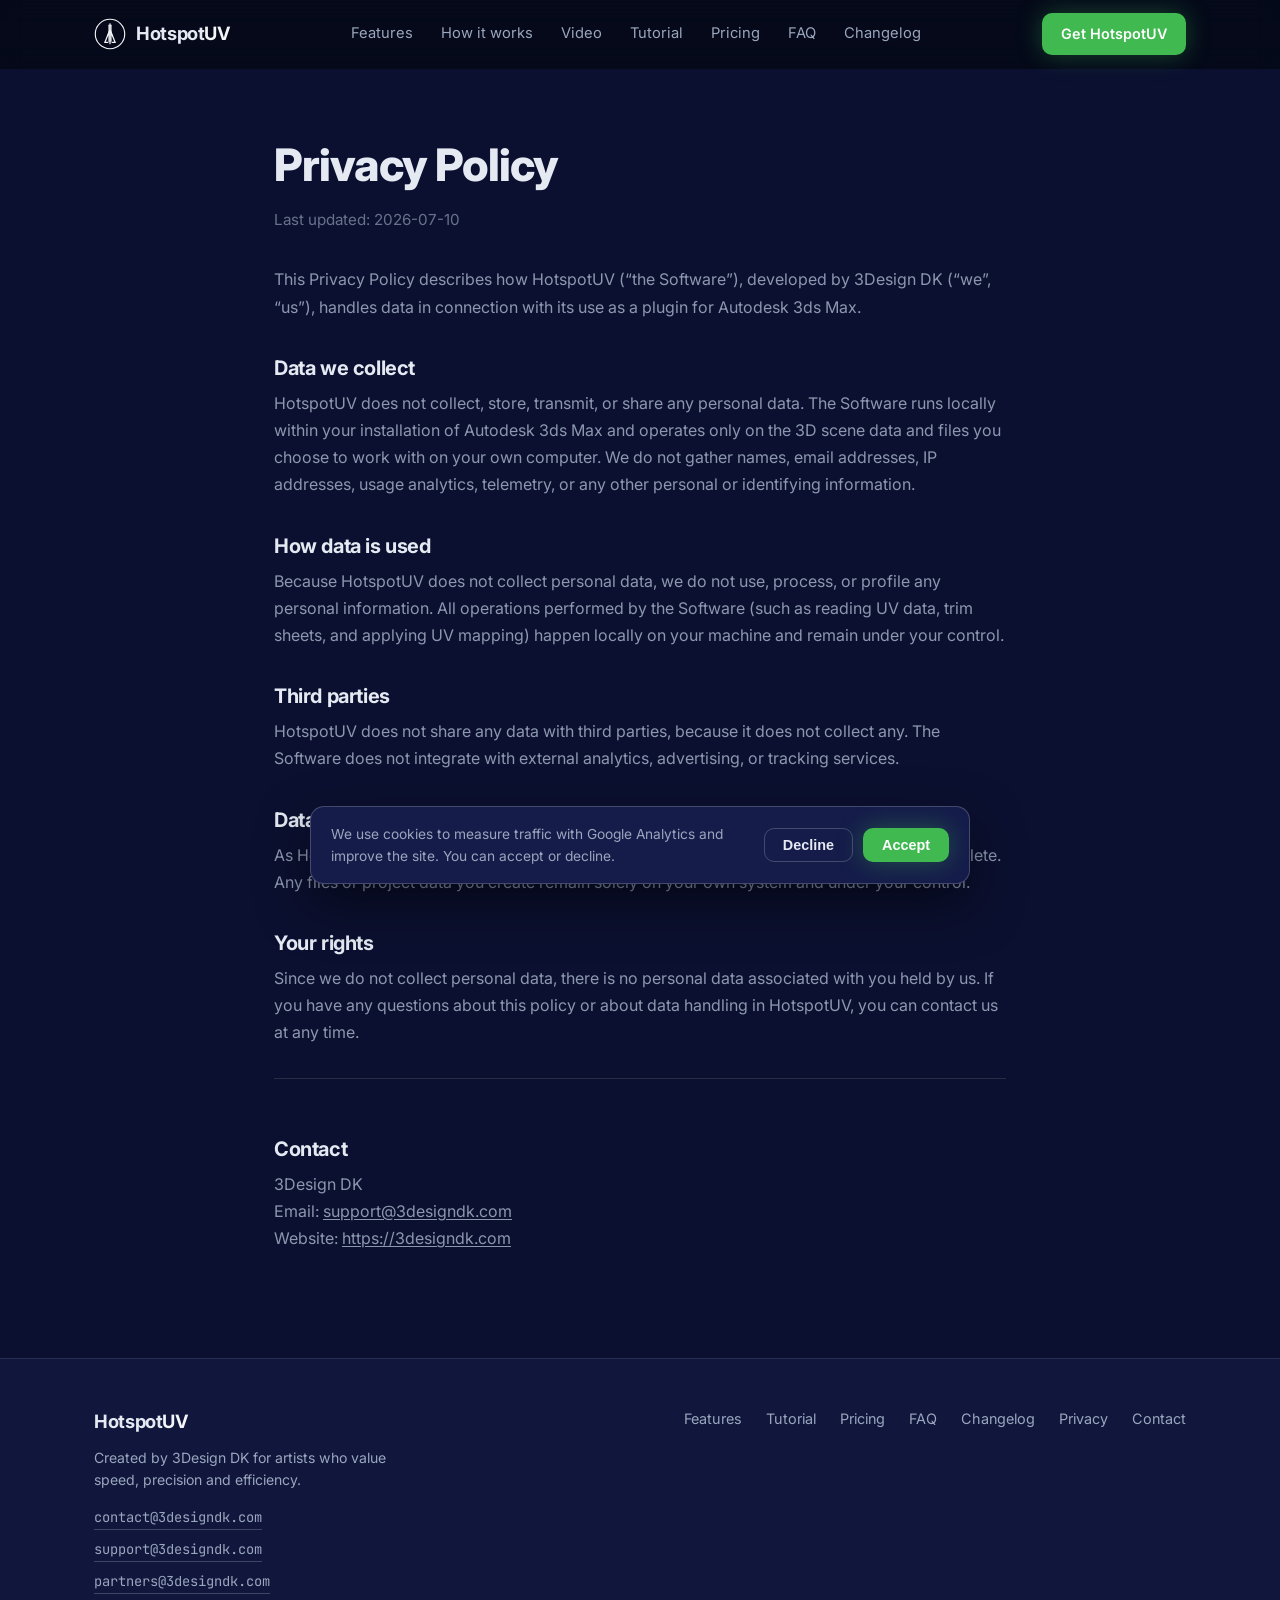
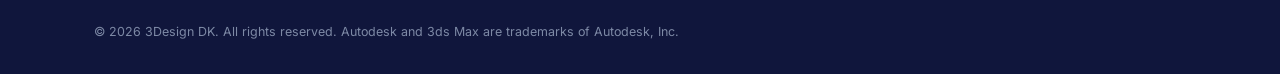
<file: privacy.html>
﻿<!DOCTYPE html>
<html lang="en">
<head>
  <meta charset="UTF-8">
  <meta name="viewport" content="width=device-width, initial-scale=1.0">

  <!-- Google tag (gtag.js) with Consent Mode v2 -->
  <script async src="https://www.googletagmanager.com/gtag/js?id=G-P0LGVQESN5"></script>
  <script>
    window.dataLayer = window.dataLayer || [];
    function gtag(){dataLayer.push(arguments);}
    gtag('consent', 'default', {
      ad_storage: 'denied',
      ad_user_data: 'denied',
      ad_personalization: 'denied',
      analytics_storage: 'denied'
    });
    gtag('js', new Date());
    gtag('config', 'G-P0LGVQESN5');
    try {
      if (localStorage.getItem('cookie-consent') === 'granted') {
        gtag('consent', 'update', { analytics_storage: 'granted' });
      }
    } catch (e) {}
  </script>

  <title>Privacy Policy, HotspotUV | 3Design DK</title>
  <meta name="description" content="Privacy Policy for HotspotUV, a plugin for Autodesk 3ds Max by 3Design DK. HotspotUV collects no personal data and runs fully locally.">
  <meta name="robots" content="noindex, follow">
  <link rel="canonical" href="https://3designdk.com/privacy.html">
  <link rel="icon" type="image/svg+xml" href="assets/favicon.svg">
  <link rel="icon" type="image/png" sizes="32x32" href="assets/favicon-32.png">
  <link rel="alternate icon" href="assets/favicon.ico">
  <link rel="apple-touch-icon" href="assets/apple-touch-icon.png">
  <link rel="preconnect" href="https://fonts.googleapis.com">
  <link rel="preconnect" href="https://fonts.gstatic.com" crossorigin>
  <link href="https://fonts.googleapis.com/css2?family=Inter:wght@400;500;600;700;800&family=JetBrains+Mono:wght@400;500&display=swap" rel="stylesheet">
  <link rel="stylesheet" href="css/style.css?v=20260813a">
  <style>
    .legal { padding: 140px 0 90px; }
    .legal .container { max-width: 780px; }
    .legal h1 { font-size: clamp(2rem, 4vw, 2.8rem); margin: 0 0 .35em; }
    .legal .updated { opacity: .65; font-size: .95rem; margin: 0 0 2.2em; }
    .legal h2 { font-size: 1.25rem; margin: 1.8em 0 .5em; }
    .legal p { line-height: 1.7; margin: 0 0 1em; opacity: .9; }
    .legal a { color: inherit; text-decoration: underline; text-underline-offset: 2px; }
    .legal .contact { margin-top: 2em; padding-top: 1.4em; border-top: 1px solid rgba(128,128,128,.25); }
  </style>
</head>
<body>

  <!-- ======= NAV ======= -->
  <header class="nav" id="nav">
    <div class="container nav-inner">
      <a href="/" class="brand" aria-label="HotspotUV home">
        <svg class="brand-mark" viewBox="0 0 100 100" fill="none" stroke="currentColor" stroke-linecap="round" stroke-linejoin="round" aria-hidden="true">
          <circle cx="50" cy="50" r="46" stroke-width="3.5"/>
          <g transform="translate(50 50) scale(0.72) translate(-50 -68)" stroke-width="5.5">
            <path d="M28 104 L48 54"/>
            <path d="M72 104 L52 54"/>
            <path d="M28 104 L41 104"/>
            <path d="M59 104 L72 104"/>
            <path d="M40 76 L50 56"/>
            <path d="M60 76 L50 56"/>
            <path d="M46 30 L46 100"/>
            <path d="M50 24 L50 110"/>
            <path d="M54 30 L54 100"/>
          </g>
        </svg>
        <span class="brand-name">Hotspot<span class="brand-accent">UV</span></span>
      </a>
      <nav class="nav-links" id="navLinks">
        <a href="/#features">Features</a>
        <a href="/#how-it-works">How it works</a>
        <a href="/#video">Video</a>
        <a href="tutorial.html">Tutorial</a>
        <a href="/#pricing">Pricing</a>
        <a href="/#faq">FAQ</a>
        <a href="/#changelog">Changelog</a>
      </nav>
      <div class="nav-cta">
        <a href="https://3designdk.gumroad.com/l/ueunpw" class="btn btn-primary btn-sm">Get HotspotUV</a>
        <button class="nav-toggle" id="navToggle" aria-label="Toggle menu" aria-expanded="false">
          <span></span><span></span><span></span>
        </button>
      </div>
    </div>
  </header>

  <!-- ======= PRIVACY ======= -->
  <main class="legal">
    <div class="container">
      <h1>Privacy Policy</h1>
      <p class="updated">Last updated: 2026-07-10</p>

      <p>This Privacy Policy describes how HotspotUV (&ldquo;the Software&rdquo;), developed by
      3Design DK (&ldquo;we&rdquo;, &ldquo;us&rdquo;), handles data in connection with its use as a
      plugin for Autodesk 3ds Max.</p>

      <h2>Data we collect</h2>
      <p>HotspotUV does not collect, store, transmit, or share any personal data. The Software
      runs locally within your installation of Autodesk 3ds Max and operates only on the 3D scene
      data and files you choose to work with on your own computer. We do not gather names, email
      addresses, IP addresses, usage analytics, telemetry, or any other personal or identifying
      information.</p>

      <h2>How data is used</h2>
      <p>Because HotspotUV does not collect personal data, we do not use, process, or profile any
      personal information. All operations performed by the Software (such as reading UV data, trim
      sheets, and applying UV mapping) happen locally on your machine and remain under your control.</p>

      <h2>Third parties</h2>
      <p>HotspotUV does not share any data with third parties, because it does not collect any. The
      Software does not integrate with external analytics, advertising, or tracking services.</p>

      <h2>Data retention and deletion</h2>
      <p>As HotspotUV does not collect or store personal data, there is no personal data to retain
      or delete. Any files or project data you create remain solely on your own system and under
      your control.</p>

      <h2>Your rights</h2>
      <p>Since we do not collect personal data, there is no personal data associated with you held
      by us. If you have any questions about this policy or about data handling in HotspotUV, you
      can contact us at any time.</p>

      <div class="contact">
        <h2>Contact</h2>
        <p>3Design DK<br>
        Email: <a href="mailto:support@3designdk.com">support@3designdk.com</a><br>
        Website: <a href="https://3designdk.com">https://3designdk.com</a></p>
      </div>
    </div>
  </main>

  <!-- ======= FOOTER ======= -->
  <footer class="footer">
    <div class="container footer-inner">
      <div class="footer-brand">
        <span class="brand-name">Hotspot<span class="brand-accent">UV</span></span>
        <p>Created by 3Design DK for artists who value speed, precision and efficiency.</p>
        <div class="footer-emails">
          <a class="footer-email" href="mailto:contact@3designdk.com?subject=HotspotUV" title="General enquiries">contact@3designdk.com</a>
          <a class="footer-email" href="mailto:support@3designdk.com?subject=HotspotUV%20support" title="Help with the plugin">support@3designdk.com</a>
          <a class="footer-email" href="mailto:partners@3designdk.com" title="Business &amp; partnerships">partners@3designdk.com</a>
        </div>
      </div>
      <div class="footer-links">
        <a href="/#features">Features</a>
        <a href="tutorial.html">Tutorial</a>
        <a href="/#pricing">Pricing</a>
        <a href="/#faq">FAQ</a>
        <a href="/#changelog">Changelog</a>
        <a href="privacy.html">Privacy</a>
        <a href="mailto:contact@3designdk.com?subject=HotspotUV">Contact</a>
      </div>
    </div>
    <div class="container footer-bottom">
      <p>© <span id="year">2026</span> 3Design DK. All rights reserved. Autodesk and 3ds Max are trademarks of Autodesk, Inc.</p>
    </div>
  </footer>

  <!-- ======= COOKIE CONSENT ======= -->
  <div id="cookie-banner" class="cookie-banner" role="dialog" aria-live="polite" aria-label="Cookie consent" hidden>
    <p class="cookie-text">We use cookies to measure traffic with Google Analytics and improve the site. You can accept or decline.</p>
    <div class="cookie-actions">
      <button class="btn btn-ghost btn-sm" id="cookie-decline">Decline</button>
      <button class="btn btn-primary btn-sm" id="cookie-accept">Accept</button>
    </div>
  </div>

  <script src="js/main.js?v=20260806a"></script>
</body>
</html>
</file>
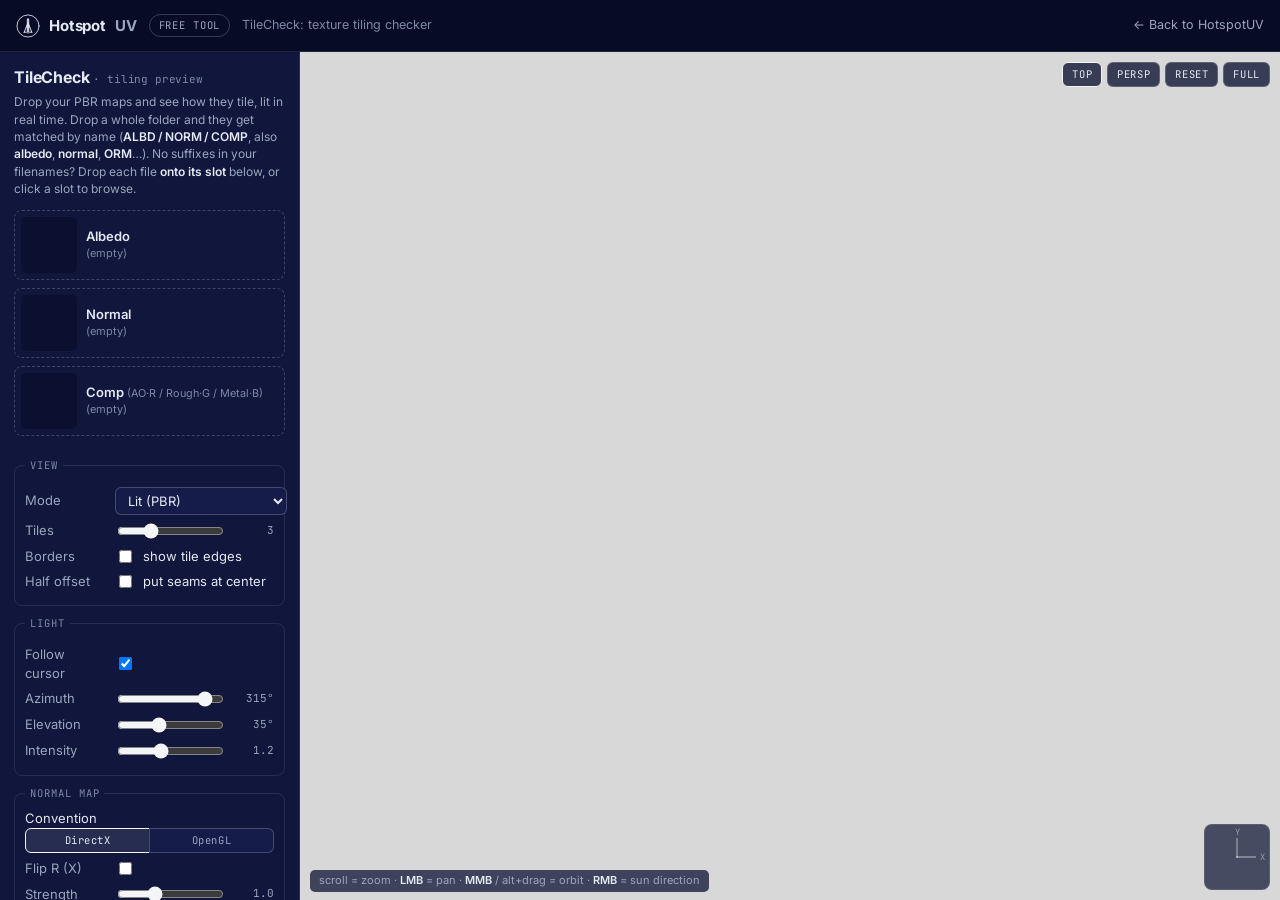
<file: tilecheck.html>
<!DOCTYPE html>
<html lang="en">
<head>
<meta charset="utf-8">
<meta name="viewport" content="width=device-width, initial-scale=1">
<title>TileCheck: Free Texture Tiling Checker | HotspotUV by 3Design DK</title>
<meta name="description" content="Free in-browser texture tiling checker. Drop your albedo, normal and comp (ORM) maps and TileCheck measures every tile edge, scores the seams per map and per axis, and lights them in real time with WebGL. Reloads when you save. Nothing is uploaded: everything runs locally.">
<meta property="og:title" content="TileCheck: Free Texture Tiling Checker">
<meta property="og:description" content="Drop your PBR maps and get every tile edge measured, scored and lit in real time, with seams and brightness drift caught before they ship. Free, in-browser, nothing uploaded.">
<link rel="canonical" href="https://3designdk.com/tilecheck.html">
<meta property="og:type" content="website">
<meta property="og:url" content="https://3designdk.com/tilecheck.html">
<meta property="og:image" content="https://3designdk.com/assets/logo_hotspotuv_1024.png">
<link rel="icon" type="image/svg+xml" href="assets/favicon.svg">
<link rel="icon" type="image/png" sizes="32x32" href="assets/favicon-32.png">
<link rel="alternate icon" href="assets/favicon.ico">
<link rel="apple-touch-icon" href="assets/apple-touch-icon.png">
<link rel="preconnect" href="https://fonts.googleapis.com">
<link rel="preconnect" href="https://fonts.gstatic.com" crossorigin>
<link href="https://fonts.googleapis.com/css2?family=Inter:wght@400;500;600;700&family=JetBrains+Mono:wght@400;500&display=swap" rel="stylesheet">
<style>
  :root {
    /* mirrors the ladder in css/style.css, including --dim-2, which the site lifted to
       #7d89a5 to clear the 4.5:1 AA floor. Re-measure there first when changing. */
    --bg:#0b1030; --panel:#10163c; --card:#151c4a; --line:rgba(255,255,255,.10);
    --line-strong:rgba(255,255,255,.20); --txt:#e4e9f2; --dim:#9aa6bd; --dim-2:#7d89a5;
    --acc:#f3f5f7;
    --font:"Inter",ui-sans-serif,system-ui,sans-serif;
    --mono:"JetBrains Mono",ui-monospace,monospace;
  }
  * { box-sizing:border-box; }
  html,body { margin:0; height:100%; background:var(--bg); color:var(--txt);
              font:13px/1.45 var(--font); overflow:hidden; }
  body { display:flex; flex-direction:column; -webkit-font-smoothing:antialiased; }

  /* ---- top bar ---- */
  .topbar { display:flex; align-items:center; gap:12px; height:52px; padding:0 16px;
            background:rgba(7,11,34,.72); border-bottom:1px solid var(--line); flex-shrink:0; }
  .brand { display:flex; align-items:center; gap:9px; color:var(--txt); text-decoration:none;
           font-weight:700; font-size:15px; letter-spacing:-.01em; }
  .brand svg { width:24px; height:24px; }
  .brand .accent { color:var(--dim); }
  .chip { font-family:var(--mono); font-size:10.5px; letter-spacing:.08em; text-transform:uppercase;
          padding:3px 9px; border:1px solid var(--line-strong); border-radius:999px; color:var(--dim); }
  .tb-title { color:var(--dim-2); font-size:12.5px; }
  .tb-back { margin-left:auto; color:var(--dim); text-decoration:none; font-size:12.5px; white-space:nowrap; }
  .tb-back:hover { color:var(--txt); }
  @media (max-width:640px){ .tb-title{display:none} }

  #app { display:flex; flex:1; min-height:0; }
  #side { width:300px; min-width:300px; background:var(--panel); border-right:1px solid var(--line);
          padding:14px; overflow-y:auto; overflow-x:hidden; }
  #side h1 { font-size:16px; margin:0 0 4px; letter-spacing:-.01em; }
  #side h1 small { color:var(--dim-2); font-weight:400; font-size:11px; font-family:var(--mono); }
  .intro { color:var(--dim); font-size:12px; margin:0 0 12px; }
  .intro b { color:var(--txt); font-weight:600; }
  .slot { border:1px dashed var(--line-strong); border-radius:8px; padding:6px; margin-bottom:8px;
          display:flex; gap:9px; align-items:center; cursor:pointer; transition:border-color .15s; }
  .slot:hover { border-color:var(--acc); }
  .slot canvas { width:56px; height:56px; background:var(--bg); border-radius:5px; image-rendering:pixelated; }
  .slot .info { flex:1; min-width:0; }
  .slot .name { font-weight:600; }
  .slot .name small { color:var(--dim-2); font-weight:400; }
  .slot .file { color:var(--dim-2); font-size:11px; word-break:break-all; }
  .slot.loaded { border-style:solid; }
  .slot.target { border-color:var(--acc); background:rgba(243,245,247,.07); }
  fieldset { border:1px solid var(--line); border-radius:8px; margin:0 0 10px; padding:8px 10px;
             min-width:0; }
  legend { color:var(--dim-2); padding:0 5px; font-size:10.5px; text-transform:uppercase;
           letter-spacing:.09em; font-family:var(--mono); }
  label.row { display:flex; align-items:center; gap:8px; margin:6px 0; }
  label.row span.cap { width:82px; color:var(--dim); flex-shrink:0; }
  input[type=range] { flex:1; accent-color:var(--acc); min-width:0; }
  select,button { background:var(--card); color:var(--txt); border:1px solid var(--line-strong);
                  border-radius:6px; padding:4px 8px; font:inherit; }
  button:hover { border-color:var(--acc); cursor:pointer; }
  .val { width:40px; text-align:right; color:var(--dim); font-variant-numeric:tabular-nums;
         font-family:var(--mono); font-size:11px; flex-shrink:0; }
  #drop { position:absolute; inset:0; display:none; align-items:center; justify-content:center;
          background:rgba(243,245,247,.08); border:3px dashed var(--acc); z-index:10;
          font-size:22px; pointer-events:none; }
  #stage { flex:1; position:relative; }
  #gl { width:100%; height:100%; display:block; cursor:grab; }
  #hint { position:absolute; left:10px; bottom:8px; color:var(--dim); font-size:11px;
          background:rgba(11,16,48,.75); padding:3px 9px; border-radius:5px; pointer-events:none; }
  #hint b { color:var(--txt); font-weight:600; }
  #viewbar { position:absolute; right:10px; top:10px; display:flex; gap:5px; z-index:5; }
  #viewbar button { background:rgba(11,16,48,.78); font-family:var(--mono); font-size:10.5px;
                    letter-spacing:.06em; text-transform:uppercase; padding:4px 9px; }
  #viewbar button.on { border-color:var(--acc); color:var(--txt); }
  #gizmo { position:absolute; right:10px; bottom:10px; width:66px; height:66px; cursor:pointer;
           background:rgba(11,16,48,.7); border:1px solid var(--line); border-radius:8px; z-index:5; }
  #gizmo:hover { border-color:var(--acc); }
  #gizmo text { font-family:var(--mono); font-size:9px; }
  #warn { color:#ffb347; font-size:11px; margin-top:4px; min-height:14px; }
  .btnrow { display:flex; gap:6px; flex-wrap:wrap; }

  /* ---- segmented control (normal-map convention) ---- */
  .seg { display:flex; gap:0; flex:1; }
  .seg button { flex:1; border-radius:0; font-family:var(--mono); font-size:10.5px;
                letter-spacing:.05em; padding:4px 2px; color:var(--dim); }
  .seg button:first-child { border-radius:6px 0 0 6px; }
  .seg button:last-child { border-radius:0 6px 6px 0; margin-left:-1px; }
  .seg button.on { border-color:var(--acc); color:var(--txt); background:rgba(243,245,247,.10); }
  .hidden-input { position:absolute; opacity:0; pointer-events:none; width:0; height:0; }

  /* ---- seam readout ---- */
  #seamTable { width:100%; border-collapse:collapse; font-size:11px; margin:2px 0 0; }
  #seamTable th { color:var(--dim-2); font-weight:400; font-family:var(--mono); font-size:9.5px;
                  letter-spacing:.06em; text-transform:uppercase; text-align:right; padding:0 0 3px; }
  #seamTable th:first-child { text-align:left; }
  #seamTable td { padding:2px 0; border-top:1px solid var(--line); text-align:right;
                  font-variant-numeric:tabular-nums; font-family:var(--mono); }
  #seamTable td:first-child { text-align:left; font-family:var(--font); color:var(--dim); }
  #seamTable tr.off td { color:var(--dim-2); opacity:.5; }
  .v-ok  { color:#5fd39b; }
  .v-mid { color:#ffcc4d; }
  .v-bad { color:#ff6b5e; }
  .seam-note { color:var(--dim-2); font-size:10.5px; margin:7px 0 0; line-height:1.45; }
  #driftWarn { color:#ffcc4d; font-size:10.5px; line-height:1.45; margin-top:7px; }
  #driftWarn:empty { display:none; }
  #driftWarn b { color:var(--txt); font-weight:600; }

  /* ---- live-reload badge on a slot ---- */
  .slot .watch { display:none; font-size:9.5px; font-family:var(--mono); color:var(--dim-2);
                 letter-spacing:.06em; }
  .slot.watched .watch { display:block; }
  .slot.watched .watch::before { content:"\25CF"; color:#5fd39b; margin-right:4px; font-size:8px;
                                 vertical-align:1px; }
  @keyframes slotflash { from { border-color:var(--acc); background:rgba(243,245,247,.12); } }
  .slot.flash { animation:slotflash .55s ease-out; }
  #prevhint { position:absolute; left:10px; top:10px; z-index:5; display:none;
              background:rgba(11,16,48,.78); border:1px solid var(--line); border-radius:5px;
              padding:3px 9px; font-size:11px; color:var(--dim); pointer-events:none; }
  #prevhint b { color:var(--txt); font-weight:600; }
  #prevhint.on { border-color:var(--acc); color:var(--txt); }
  .local-note { margin-top:14px; padding-top:12px; border-top:1px solid var(--line);
                color:var(--dim-2); font-size:11px; }
  .local-note a { color:var(--dim); }
  .local-note a:hover { color:var(--txt); }

  /* ---- desktop-only notice ----
     Orbit is the middle mouse button and the sun is the right one; touch has neither,
     so a phone-sized layout would render a tool you cannot actually drive. Say so
     plainly instead of shipping a viewport squeezed down to a sliver. */
  #nodesk { display:none; flex:1; flex-direction:column; justify-content:center;
            padding:32px 24px; max-width:520px; margin:0 auto; }
  #nodesk h2 { font-size:19px; margin:0 0 12px; letter-spacing:-.01em; }
  #nodesk p { color:var(--dim); font-size:13.5px; line-height:1.6; margin:0 0 14px; }
  #nodesk ul { color:var(--dim); font-size:13px; line-height:1.65; margin:0 0 18px; padding-left:18px; }
  #nodesk .cta { display:inline-block; align-self:flex-start; color:var(--txt);
                 text-decoration:none; border:1px solid var(--line-strong); border-radius:8px;
                 padding:9px 16px; font-size:13px; }
  #nodesk .cta:hover { border-color:var(--acc); }
  @media (pointer:coarse), (max-width:720px) {
    html,body { overflow:auto; }
    #app { display:none; }
    #nodesk { display:flex; }
  }
</style>
</head>
<body>
<header class="topbar">
  <a href="/" class="brand" aria-label="HotspotUV home">
    <svg viewBox="0 0 100 100" fill="none" stroke="currentColor" stroke-linecap="round" stroke-linejoin="round" aria-hidden="true">
      <circle cx="50" cy="50" r="46" stroke-width="3.5"/>
      <g transform="translate(50 50) scale(0.72) translate(-50 -68)" stroke-width="5.5">
        <path d="M28 104 L48 54"/><path d="M72 104 L52 54"/><path d="M28 104 L41 104"/>
        <path d="M59 104 L72 104"/><path d="M40 76 L50 56"/><path d="M60 76 L50 56"/>
        <path d="M46 30 L46 100"/><path d="M50 24 L50 110"/><path d="M54 30 L54 100"/>
      </g>
    </svg>
    Hotspot<span class="accent">UV</span>
  </a>
  <span class="chip">Free tool</span>
  <span class="tb-title">TileCheck: texture tiling checker</span>
  <a class="tb-back" href="/">&larr; Back to HotspotUV</a>
</header>

<section id="nodesk">
  <h2>TileCheck needs a mouse</h2>
  <p>This one is desktop only. Not a smaller screen away, a different input away. Driving the
    preview takes buttons a touchscreen doesn&rsquo;t have:</p>
  <ul>
    <li>middle mouse button to orbit the camera</li>
    <li>right mouse button to swing the light across the surface</li>
    <li>scroll wheel to zoom, and a window wide enough to judge a seam</li>
  </ul>
  <p>Open <b>3designdk.com/tilecheck.html</b> on a desktop and drop your maps straight onto the page.</p>
  <a class="cta" href="/">&larr; Back to HotspotUV</a>
</section>

<div id="app">
  <div id="side">
    <h1>TileCheck <small>· tiling preview</small></h1>
    <p class="intro">Drop your PBR maps and see how they tile, lit in real time. Drop a whole folder
      and they get matched by name (<b>ALBD&thinsp;/&thinsp;NORM&thinsp;/&thinsp;COMP</b>, also
      <b>albedo</b>, <b>normal</b>, <b>ORM</b>&hellip;). No suffixes in your filenames? Drop each file
      <b>onto its slot</b> below, or click a slot to browse.</p>

    <div class="slot" id="slot-albd"><canvas width="64" height="64"></canvas>
      <div class="info"><div class="name">Albedo</div><div class="file">(empty)</div>
      <div class="watch">watching</div></div></div>
    <div class="slot" id="slot-norm"><canvas width="64" height="64"></canvas>
      <div class="info"><div class="name">Normal</div><div class="file">(empty)</div>
      <div class="watch">watching</div></div></div>
    <div class="slot" id="slot-comp"><canvas width="64" height="64"></canvas>
      <div class="info"><div class="name">Comp <small>(AO·R / Rough·G / Metal·B)</small></div>
      <div class="file">(empty)</div><div class="watch">watching</div></div></div>
    <div id="warn"></div>

    <fieldset id="seamBox" style="display:none"><legend>Seam check</legend>
      <table id="seamTable">
        <thead><tr><th>Map</th><th title="Left edge against right edge">X</th>
          <th title="Top edge against bottom edge">Y</th><th></th></tr></thead>
        <tbody></tbody>
      </table>
      <div id="driftWarn"></div>
      <label class="row" style="margin-top:8px"><span class="cap">Heat</span>
        <input type="checkbox" id="seamHeat" checked> <span>colour tile edges by mismatch</span></label>
      <p class="seam-note">The number is how much bigger the step across the seam is than the
        typical step between neighbouring pixels inside the map. <b>1×</b> is invisible; past
        <b>3×</b> you will see a line.</p>
    </fieldset>

    <fieldset><legend>View</legend>
      <label class="row"><span class="cap">Mode</span>
        <select id="mode">
          <option value="0">Lit (PBR)</option>
          <option value="1">Albedo</option>
          <option value="2">Normal</option>
          <option value="3">AO (Comp.R)</option>
          <option value="4">Roughness (Comp.G)</option>
          <option value="5">Metalness (Comp.B)</option>
        </select></label>
      <label class="row"><span class="cap">Tiles</span>
        <input type="range" id="repeat" min="1" max="8" step="1" value="3"><span class="val" id="repeatV">3</span></label>
      <label class="row"><span class="cap">Borders</span>
        <input type="checkbox" id="grid"> <span>show tile edges</span></label>
      <label class="row"><span class="cap">Half offset</span>
        <input type="checkbox" id="halfoff"> <span>put seams at center</span></label>
    </fieldset>

    <fieldset><legend>Light</legend>
      <label class="row" title="Light tracks the cursor. Dragging with the right mouse button aims the sun by hand and turns this off."><span class="cap">Follow cursor</span>
        <input type="checkbox" id="followMouse" checked></label>
      <label class="row"><span class="cap">Azimuth</span>
        <input type="range" id="azim" min="0" max="360" value="315"><span class="val" id="azimV">315°</span></label>
      <label class="row"><span class="cap">Elevation</span>
        <input type="range" id="elev" min="5" max="85" value="35"><span class="val" id="elevV">35°</span></label>
      <label class="row"><span class="cap">Intensity</span>
        <input type="range" id="inten" min="0" max="300" value="120"><span class="val" id="intenV">1.2</span></label>
    </fieldset>

    <fieldset><legend>Normal map</legend>
      <!-- the green channel IS the DirectX/OpenGL difference; flipY stays the state everything
           else reads, the buttons are just the name people actually use for it -->
      <div class="row"><span class="cap" title="DirectX maps point green down, OpenGL up. Not sure? Rake the light from the top: bumps should read raised, not sunken.">Convention</span>
        <span class="seg">
          <button id="convDX" title="Green down (−Y), 3ds Max, Unreal, Unity, Substance's DirectX export">DirectX</button>
          <button id="convGL" title="Green up (+Y), Blender, Unity, glTF, Substance's OpenGL export">OpenGL</button>
        </span></div>
      <input type="checkbox" id="flipY" class="hidden-input" tabindex="-1" aria-hidden="true">
      <label class="row"><span class="cap">Flip R (X)</span><input type="checkbox" id="flipX"></label>
      <label class="row"><span class="cap">Strength</span>
        <input type="range" id="nstr" min="0" max="300" value="100"><span class="val" id="nstrV">1.0</span></label>
    </fieldset>

    <fieldset><legend>Files</legend>
      <label class="row" id="autoReloadRow"
             title="Re-reads the file when you save it in Substance, Photoshop or Designer. Needs a browser with the File System Access API.">
        <span class="cap">Auto-reload</span>
        <input type="checkbox" id="autoReload" checked> <span>reload on save</span></label>
      <p class="seam-note" id="autoReloadNote">Hold <b>B</b> over the view to flip back to the
        previous version of a reloaded map.</p>
    </fieldset>

    <div class="btnrow">
      <button id="reset">Reset view</button>
      <button id="clear">Clear textures</button>
    </div>

    <p class="local-note">Your textures never leave this page: everything runs locally in your
      browser via WebGL. A free tool by <a href="/">3Design&nbsp;DK</a>, makers of
      <a href="/">HotspotUV</a> for 3ds&nbsp;Max.</p>
  </div>
  <div id="stage">
    <canvas id="gl"></canvas>
    <div id="viewbar">
      <button id="vTop" title="Straight-down orthographic view">Top</button>
      <button id="vPersp" title="Tilted perspective view, see the tiling like an engine does">Persp</button>
      <button id="vReset" title="Reset camera, zoom and pan">Reset</button>
      <button id="vFull" title="Fullscreen (F)">Full</button>
    </div>
    <div id="prevhint">hold <b>B</b>: previous version</div>
    <svg id="gizmo" viewBox="0 0 66 66" aria-label="Camera orientation, click for top view"></svg>
    <div id="hint">scroll = zoom · <b>LMB</b> = pan · <b>MMB</b> / alt+drag = orbit · <b>RMB</b> = sun direction</div>
    <div id="drop">Drop PNG files&hellip;</div>
  </div>
</div>
<input type="file" id="filepick" accept="image/*" multiple style="display:none">

<script>
"use strict";
const canvas = document.getElementById('gl');
const gl = canvas.getContext('webgl2', { antialias: true });
if (!gl) document.body.innerHTML = '<p style="padding:20px">This browser does not support WebGL2.</p>';

const VS = `#version 300 es
in vec2 p; out vec2 v_scr;
void main(){ v_scr = p; gl_Position = vec4(p,0.,1.); }`;

const FS = `#version 300 es
precision highp float;
in vec2 v_scr; out vec4 frag;
uniform sampler2D tAlb, tNrm, tCmp, tSeam;
uniform vec2 u_center; uniform float u_zoom, u_aspect, u_repeat, u_halfoff;
uniform int u_mode; uniform bool u_grid, u_hasAlb, u_hasNrm, u_hasCmp, u_flipX, u_flipY;
uniform bool u_seam, u_hasSeam;
uniform vec3 u_light; uniform float u_inten, u_nstr;
uniform vec3 u_eye, u_camR, u_camU, u_camF;
uniform float u_tanFov, u_fog; uniform bool u_persp;

vec3 srgb2lin(vec3 c){ return pow(c, vec3(2.2)); }
vec3 lin2srgb(vec3 c){ return pow(c, vec3(1.0/2.2)); }

// green -> yellow -> red. Low heat never reaches the screen (it is faded out by alpha),
// so in practice this reads as "the hotter the line, the worse the seam".
vec3 heatRamp(float h){
  return h < 0.5 ? mix(vec3(0.16,0.83,0.55), vec3(1.0,0.80,0.20), h * 2.0)
                 : mix(vec3(1.0,0.80,0.20), vec3(1.0,0.22,0.16), (h - 0.5) * 2.0);
}

// the backdrop behind the horizon, matches the page palette
vec3 sky(vec3 rd){
  return mix(vec3(0.075, 0.095, 0.20), vec3(0.027, 0.039, 0.115),
             clamp(rd.z * 3.5 + 0.15, 0.0, 1.0));
}

void main(){
  // one ray per pixel; the surface is the infinite z=0 plane
  vec3 ro, rd;
  if (u_persp) {
    ro = u_eye;
    rd = normalize(u_camF + u_camR * (v_scr.x * u_aspect * u_tanFov) + u_camU * (v_scr.y * u_tanFov));
  } else {
    ro = vec3(u_center + vec2(v_scr.x * u_aspect, v_scr.y) / u_zoom, 1.0);
    rd = vec3(0.0, 0.0, -1.0);
  }

  float t = rd.z < -1e-5 ? -ro.z / rd.z : -1.0;
  if (t <= 0.0) { frag = vec4(sky(rd), 1.0); return; }  // above the horizon

  vec2 world = (ro + rd * t).xy;
  vec2 uv = world * u_repeat + u_halfoff * 0.5;
  vec2 tuv = vec2(uv.x, 1.0 - uv.y); // image y-down

  vec3 alb = u_hasAlb ? texture(tAlb, tuv).rgb : vec3(0.75);
  vec3 cmp = u_hasCmp ? texture(tCmp, tuv).rgb : vec3(1.0, 0.5, 0.0);
  vec3 nrm = u_hasNrm ? texture(tNrm, tuv).rgb : vec3(0.5, 0.5, 1.0);

  vec3 n = nrm * 2.0 - 1.0;
  if (u_flipX) n.x = -n.x;
  if (u_flipY) n.y = -n.y;
  n.y = -n.y;               // image y-down -> world y-up
  n.xy *= u_nstr;
  n = normalize(vec3(n.xy, max(n.z, 0.05)));

  vec3 col;
  if (u_mode == 1)      col = alb;
  else if (u_mode == 2) col = nrm;
  else if (u_mode == 3) col = vec3(cmp.r);
  else if (u_mode == 4) col = vec3(cmp.g);
  else if (u_mode == 5) col = vec3(cmp.b);
  else {
    float ao = cmp.r, rough = clamp(cmp.g, 0.04, 1.0), metal = cmp.b;
    vec3 base = srgb2lin(alb);
    vec3 L = normalize(u_light);
    vec3 V = -rd;
    vec3 H = normalize(L + V);
    float ndl = max(dot(n, L), 0.0);
    float ndh = max(dot(n, H), 0.0);
    vec3 diffuse = base * (1.0 - metal);
    vec3 F0 = mix(vec3(0.04), base, metal);
    float gloss = pow(1.0 - rough, 2.0);
    float spec = pow(ndh, mix(4.0, 400.0, gloss)) * mix(0.05, 1.5, gloss);
    vec3 direct = (diffuse * ndl + F0 * spec * ndl) * u_inten;
    vec3 ambient = diffuse * 0.35 * ao * (0.7 + 0.3 * n.z);
    col = lin2srgb(direct + ambient);
  }

  if (u_grid || (u_seam && u_hasSeam)) {
    vec2 f = abs(fract(uv) - 0.5);
    // in perspective the footprint explodes toward the horizon, clamp it, then fade the
    // lines out entirely once a tile is thinner than the line itself, or they flood the screen
    float wx = min(fwidth(uv.x) * 1.5, 0.49);
    float wy = min(max(fwidth(uv.y) * 1.5, wx), 0.49);
    float mx = step(0.5 - wx, f.x);          // on a vertical tile edge (left meets right)
    float my = step(0.5 - wy, f.y);          // on a horizontal tile edge (top meets bottom)
    float vis = 1.0 - smoothstep(0.12, 0.42, max(wx, wy));

    if (u_grid) col = mix(col, vec3(1.0, 0.25, 0.2), max(mx, my) * 0.85 * vis);

    if (u_seam && u_hasSeam) {
      // row 0 of tSeam profiles the vertical edge along the image y, row 1 the horizontal
      // edge along the image x, so the colour tracks where on the seam the mismatch is
      float hx = texture(tSeam, vec2(fract(tuv.y), 0.25)).r;
      float hy = texture(tSeam, vec2(fract(tuv.x), 0.75)).r;
      float heat = max(mx * hx, my * hy);
      col = mix(col, heatRamp(heat), clamp(heat * 1.7, 0.0, 1.0) * vis);
    }
  }

  // distance haze so the horizon dissolves instead of aliasing into noise
  col = mix(col, sky(rd), clamp(1.0 - exp(-t * u_fog), 0.0, 1.0));
  frag = vec4(col, 1.0);
}`;

function mkShader(type, src) {
  const s = gl.createShader(type); gl.shaderSource(s, src); gl.compileShader(s);
  if (!gl.getShaderParameter(s, gl.COMPILE_STATUS)) throw gl.getShaderInfoLog(s);
  return s;
}
const prog = gl.createProgram();
gl.attachShader(prog, mkShader(gl.VERTEX_SHADER, VS));
gl.attachShader(prog, mkShader(gl.FRAGMENT_SHADER, FS));
gl.linkProgram(prog);
if (!gl.getProgramParameter(prog, gl.LINK_STATUS)) throw gl.getProgramInfoLog(prog);
gl.useProgram(prog);

const quad = gl.createBuffer();
gl.bindBuffer(gl.ARRAY_BUFFER, quad);
gl.bufferData(gl.ARRAY_BUFFER, new Float32Array([-1,-1, 3,-1, -1,3]), gl.STATIC_DRAW);
const locP = gl.getAttribLocation(prog, 'p');
gl.enableVertexAttribArray(locP);
gl.vertexAttribPointer(locP, 2, gl.FLOAT, false, 0, 0);

const U = {};
['u_center','u_zoom','u_aspect','u_repeat','u_halfoff','u_mode','u_grid','u_hasAlb','u_hasNrm',
 'u_hasCmp','u_flipX','u_flipY','u_light','u_inten','u_nstr','tAlb','tNrm','tCmp','tSeam',
 'u_eye','u_camR','u_camU','u_camF','u_tanFov','u_fog','u_persp','u_seam','u_hasSeam']
 .forEach(n => U[n] = gl.getUniformLocation(prog, n));
gl.uniform1i(U.tAlb, 0); gl.uniform1i(U.tNrm, 1); gl.uniform1i(U.tCmp, 2); gl.uniform1i(U.tSeam, 3);

const slots = {
  albd: { el: document.getElementById('slot-albd'), label: 'Albedo', unit: 0 },
  norm: { el: document.getElementById('slot-norm'), label: 'Normal', unit: 1 },
  comp: { el: document.getElementById('slot-comp'), label: 'Comp',   unit: 2 },
};
// tex/prevTex double-buffer so holding B can bind the outgoing version without re-uploading it
for (const s of Object.values(slots))
  Object.assign(s, { tex: null, prevTex: null, size: null, handle: null,
                     stamp: 0, bytes: 0, loading: false, edges: null });

function classify(name) {
  // the token closest to the end of the name wins ("Composite_04_ALBD" -> albd, not comp)
  const n = name.toUpperCase().replace(/\.[A-Z0-9]+$/, '');
  const tokens = {
    norm: ['NORMAL', 'NORM', '_NRM'],
    comp: ['COMP', '_ORM', 'OCCLUSION', 'METALROUGH'],
    albd: ['ALBEDO', 'ALBD', '_ALB', 'BASECOLOR', 'DIFFUSE', '_DIFF'],
  };
  let best = null, bestIdx = -1;
  for (const [key, toks] of Object.entries(tokens))
    for (const t of toks) {
      const i = n.lastIndexOf(t);
      if (i > bestIdx) { bestIdx = i; best = key; }
    }
  return best;
}

// ---- edge analysis ----------------------------------------------------------------
// A tiling seam is a step in the image where column W-1 meets column 0 (and row H-1 meets
// row 0). The absolute size of that step says nothing on its own: gravel steps hard between
// every pair of neighbouring pixels and still tiles perfectly, while a smooth gradient shows
// a seam at a fraction of the same number. So everything here is measured as a RATIO against
// the map's own typical neighbour-to-neighbour step. 1x is invisible by construction.
const PROFILE_N = 256;   // seam profiles are resampled to this before going to the GPU
const HEAT_MAX = 6;      // ratio at which the heat ramp saturates
const CLEAN = 1.6, SOFT = 3.0;   // ratio verdict thresholds

// pulls a sub-rectangle at 1:1, decoding a whole 4K map into a canvas would cost 64 MB
// for the six thin strips this actually needs
function stripData(img, sx, sy, sw, sh) {
  const c = document.createElement('canvas');
  c.width = sw; c.height = sh;
  const cx = c.getContext('2d', { willReadFrequently: true });
  cx.drawImage(img, sx, sy, sw, sh, 0, 0, sw, sh);
  return cx.getImageData(0, 0, sw, sh).data;
}

function rgbDiff(a, ia, b, ib) {
  return (Math.abs(a[ia] - b[ib]) + Math.abs(a[ia + 1] - b[ib + 1]) +
          Math.abs(a[ia + 2] - b[ib + 2])) / 3;
}
function rgbSigned(a, ia, b, ib) {
  return ((a[ia] - b[ib]) + (a[ia + 1] - b[ib + 1]) + (a[ia + 2] - b[ib + 2])) / 3;
}

// ---- brightness drift across the wrap ----
// The ratio above averages |difference|, which a hard seam dominates but a gentle one hides
// in: bury a flat +12 level step in grain that already jumps +-46 between neighbours and the
// ratio barely moves off 1.0. The eye does not average absolute values though, it integrates
// over an area and sees two patches of different mean. Signed differences do the same thing:
// on a map that tiles they cancel, on a drifting one they all share a sign.
function newAccum() { return { sum: 0, sq: 0, n: 0 }; }
function accumWrap(acc, a, ia, b, ib) {
  const d = rgbSigned(a, ia, b, ib);
  acc.sum += d; acc.sq += d * d; acc.n++;
}
// `excess` is how far the average step across the wrap sits beyond the largest average step
// the map already takes internally, the same outlier test the ratio uses, asked of the
// signed step so that a flat offset cannot cancel itself out. `sigma` then guards against
// grain: with enough noise, any edge shows some drift by chance.
function driftOf(acc, internalPeak) {
  const m = acc.sum / acc.n;
  const variance = Math.max(acc.sq / acc.n - m * m, 0);
  const stderr = Math.sqrt(variance / acc.n);
  return {
    level: m,
    excess: Math.abs(m) - internalPeak,
    sigma: Math.abs(m) / Math.max(stderr, 1e-6),
  };
}
// the excess floor stops a huge map from making a 0.3-level rounding drift "significant"
const drifts = d => d.excess >= 1.5 && d.sigma >= 2.5;

// smooth, then resample keeping the worst value in each bucket, because a one-pixel-wide seam is
// still a seam and averaging it into 256 buckets would hide exactly what we are looking for
function toProfile(raw, base) {
  const n = raw.length, R = 2, sm = new Float32Array(n);
  for (let i = 0; i < n; i++) {
    let sum = 0, cnt = 0;
    for (let k = -R; k <= R; k++) {
      const j = i + k;
      if (j >= 0 && j < n) { sum += raw[j]; cnt++; }
    }
    sm[i] = sum / cnt;
  }
  const out = new Uint8Array(PROFILE_N);
  for (let i = 0; i < PROFILE_N; i++) {
    const a = Math.floor(i * n / PROFILE_N);
    const b = Math.max(a + 1, Math.floor((i + 1) * n / PROFILE_N));
    let mx = 0;
    for (let j = a; j < b && j < n; j++) if (sm[j] > mx) mx = sm[j];
    const heat = (mx / base - 1) / (HEAT_MAX - 1);
    out[i] = Math.max(0, Math.min(255, Math.round(heat * 255)));
  }
  return out;
}

function mean(arr) {
  let s = 0;
  for (let i = 0; i < arr.length; i++) s += arr[i];
  return arr.length ? s / arr.length : 0;
}
function percentile(arr, p) {
  if (!arr.length) return 0;
  const a = Float64Array.from(arr).sort();
  return a[Math.min(a.length - 1, Math.floor(p * (a.length - 1)))];
}

// ---- the yardstick ----
// How big a step does this map take between neighbouring pixels ANYWHERE, as a distribution?
// The wrap is then judged on whether it is an outlier in it. A mean will not do: brickwork
// steps hard at every mortar course, and a course landing exactly on the tile edge is correct
// authoring, not a seam, against the mean that reads as 22x. Neither will the step at the
// adjacent pixel: a map can slope steeply right where it wraps and still tile perfectly. A
// high percentile answers the question actually being asked, "has this map done this before?"
const BAND = 512;        // rows per read; a whole 4K map at once would be 64 MB
const MIN_SAMPLES = 512; // how many lines an average along a boundary is worth taking over
const STEP_PCT = 0.98;
// The signed test compares against the very top of the internal distribution rather than the
// 98th percentile: a legitimate hard feature at the tile edge, brickwork with a mortar course
// exactly on the seam, is entitled to be the single biggest step in the whole map.
const SIGN_PCT = 0.995;

// EVERY boundary is enumerated; only the averaging ALONG a boundary is ever subsampled.
// Sampling every 4th boundary looks like a harmless saving and is not: textures are periodic,
// so a stride of 4 against a 32px checker steps over every cell edge, finds nothing but flat
// interiors, and then reports the (perfectly correct) wrap as a 233x seam.
function stepStats(img) {
  const W = img.width, H = img.height;
  const nCol = Math.max(W - 1, 1);
  const xStride = Math.max(1, Math.floor(W / MIN_SAMPLES));
  const yStride = Math.max(1, Math.floor(H / MIN_SAMPLES));
  const colAbs = new Float64Array(nCol), colSign = new Float64Array(nCol);
  const rowAbs = [], rowSign = [];
  let colN = 0;
  const c = document.createElement('canvas');
  const cx = c.getContext('2d', { willReadFrequently: true });

  for (let y0 = 0; y0 < H; y0 += BAND) {
    const h = Math.min(BAND, H - y0);
    c.width = W; c.height = h;
    cx.drawImage(img, 0, y0, W, h, 0, 0, W, h);
    const d = cx.getImageData(0, 0, W, h).data;

    for (let y = 0; y < h; y++) {
      const base = y * W * 4;
      if (y % yStride === 0) {
        for (let x = 0, i = base; x < nCol; x++, i += 4) {
          const dr = d[i + 4] - d[i], dg = d[i + 5] - d[i + 1], db = d[i + 6] - d[i + 2];
          colAbs[x] += (Math.abs(dr) + Math.abs(dg) + Math.abs(db)) / 3;
          colSign[x] += (dr + dg + db) / 3;
        }
        colN++;
      }
      if (y + 1 < h) {                 // boundaries straddling two bands are simply skipped
        const nxt = base + W * 4;
        let s = 0, sg = 0, n = 0;
        for (let x = 0, i = base, j = nxt; x < W; x += xStride, i += xStride * 4, j += xStride * 4) {
          const dr = d[j] - d[i], dg = d[j + 1] - d[i + 1], db = d[j + 2] - d[i + 2];
          s += (Math.abs(dr) + Math.abs(dg) + Math.abs(db)) / 3;
          sg += (dr + dg + db) / 3;
          n++;
        }
        rowAbs.push(s / n); rowSign.push(sg / n);
      }
    }
  }
  const colVals = new Float64Array(nCol), colSignVals = new Float64Array(nCol);
  const k = Math.max(colN, 1);
  for (let x = 0; x < nCol; x++) {
    colVals[x] = colAbs[x] / k;
    colSignVals[x] = Math.abs(colSign[x]) / k;
  }
  return {
    x: percentile(colVals, STEP_PCT),
    y: percentile(rowAbs, STEP_PCT),
    signX: percentile(colSignVals, SIGN_PCT),
    signY: percentile(rowSign.map(Math.abs), SIGN_PCT),
  };
}

function analyzeEdges(img) {
  const W = img.width, H = img.height;
  if (W < 4 || H < 4) return null;
  try {
    const left  = stripData(img, 0, 0, 2, H);          // columns 0 and 1
    const right = stripData(img, W - 2, 0, 2, H);      // columns W-2 and W-1
    const top   = stripData(img, 0, 0, W, 2);          // rows 0 and 1
    const bot   = stripData(img, 0, H - 2, W, 2);      // rows H-2 and H-1

    // the wrap: last column against first, last row against first
    const wrapX = new Float32Array(H), dx = newAccum();
    for (let y = 0; y < H; y++) {
      wrapX[y] = rgbDiff(right, y * 8 + 4, left, y * 8);
      accumWrap(dx, left, y * 8, right, y * 8 + 4);          // col 0 minus col W-1
    }
    const wrapY = new Float32Array(W), dy = newAccum();
    for (let x = 0; x < W; x++) {
      wrapY[x] = rgbDiff(bot, (W + x) * 4, top, x * 4);
      accumWrap(dy, top, x * 4, bot, (W + x) * 4);            // row 0 minus row H-1
    }

    // the floor keeps a flat, gradient-free map from dividing by ~0 and reporting a
    // catastrophic seam over a rounding difference
    const step = stepStats(img);
    const baseX = Math.max(step.x, 0.6);
    const baseY = Math.max(step.y, 0.6);

    return {
      ratioX: mean(wrapX) / baseX,
      ratioY: mean(wrapY) / baseY,
      driftX: driftOf(dx, step.signX),
      driftY: driftOf(dy, step.signY),
      profX: toProfile(wrapX, baseX),
      profY: toProfile(wrapY, baseY),
    };
  } catch (err) {
    return null;   // tainted canvas or an image the 2D context refuses, just skip the check
  }
}

// one R8 texture, 256x2: row 0 profiles the vertical seam, row 1 the horizontal one,
// each the worst case across every loaded map so the overlay never under-reports
let seamTex = null, hasSeam = false;
function buildSeamTexture() {
  const loaded = Object.values(slots).filter(s => s.edges);
  hasSeam = loaded.length > 0;
  // upload even when empty: a sampler bound to an incomplete texture makes some drivers
  // unhappy regardless of whether the branch that reads it is taken
  const data = new Uint8Array(PROFILE_N * 2);
  for (const s of loaded)
    for (let i = 0; i < PROFILE_N; i++) {
      if (s.edges.profX[i] > data[i]) data[i] = s.edges.profX[i];
      const j = PROFILE_N + i;
      if (s.edges.profY[i] > data[j]) data[j] = s.edges.profY[i];
    }
  if (!seamTex) seamTex = gl.createTexture();
  gl.activeTexture(gl.TEXTURE3);
  gl.bindTexture(gl.TEXTURE_2D, seamTex);
  gl.pixelStorei(gl.UNPACK_ALIGNMENT, 1);
  gl.texImage2D(gl.TEXTURE_2D, 0, gl.R8, PROFILE_N, 2, 0, gl.RED, gl.UNSIGNED_BYTE, data);
  gl.texParameteri(gl.TEXTURE_2D, gl.TEXTURE_WRAP_S, gl.CLAMP_TO_EDGE);
  gl.texParameteri(gl.TEXTURE_2D, gl.TEXTURE_WRAP_T, gl.CLAMP_TO_EDGE);
  gl.texParameteri(gl.TEXTURE_2D, gl.TEXTURE_MIN_FILTER, gl.LINEAR);
  gl.texParameteri(gl.TEXTURE_2D, gl.TEXTURE_MAG_FILTER, gl.LINEAR);
}

function verdict(r) {
  if (r < CLEAN) return ['v-ok', '✓'];
  if (r < SOFT)  return ['v-mid', '~'];
  return ['v-bad', '⚠'];
}
function renderSeamTable() {
  const rows = Object.entries(slots).filter(([, s]) => s.size);
  param('seamBox').style.display = rows.length ? '' : 'none';
  param('seamTable').tBodies[0].innerHTML = rows.map(([, s]) => {
    if (!s.edges) return `<tr class="off"><td>${s.label}</td><td>&ndash;</td><td>&ndash;</td><td></td></tr>`;
    const e = s.edges;
    const [cx] = verdict(e.ratioX), [cy] = verdict(e.ratioY);
    // a map can be clean on the ratio and still drift, so the mark takes the worse of the two
    let mark = verdict(Math.max(e.ratioX, e.ratioY));
    if ((drifts(e.driftX) || drifts(e.driftY)) && mark[1] === '✓') mark = ['v-mid', '~'];
    return `<tr><td>${s.label}</td>` +
      `<td class="${cx}">${e.ratioX.toFixed(1)}×</td>` +
      `<td class="${cy}">${e.ratioY.toFixed(1)}×</td>` +
      `<td class="${mark[0]}">${mark[1]}</td></tr>`;
  }).join('');

  const notes = [];
  for (const [, s] of rows) {
    if (!s.edges) continue;
    for (const [axis, d] of [['Left↔right', s.edges.driftX], ['Top↔bottom', s.edges.driftY]])
      if (drifts(d)) notes.push(
        `${axis} edges of <b>${s.label.toLowerCase()}</b> differ by ` +
        `${Math.abs(d.level).toFixed(0)} levels on average, reads as banding across tiles, ` +
        `even where no hard line shows.`);
  }
  param('driftWarn').innerHTML = notes.length ? '⚠ ' + notes.join('<br>⚠ ') : '';
}

function loadIntoSlot(key, file, handle, isReload) {
  const s = slots[key];
  s.loading = true;
  const img = new Image();
  img.onerror = () => {
    // a half-written file mid-save decodes as garbage; leaving the stamp alone means the
    // next poll picks it up again once the writer is done
    s.loading = false;
    URL.revokeObjectURL(img.src);
  };
  img.onload = () => {
    s.loading = false;
    // hand the outgoing version to prevTex so B can flip to it without a re-upload
    if (s.tex) { const spare = s.prevTex; s.prevTex = s.tex; s.tex = spare; }
    if (!s.tex) s.tex = gl.createTexture();
    gl.activeTexture(gl.TEXTURE0 + s.unit);
    gl.bindTexture(gl.TEXTURE_2D, s.tex);
    gl.pixelStorei(gl.UNPACK_FLIP_Y_WEBGL, false);
    gl.texImage2D(gl.TEXTURE_2D, 0, gl.RGBA, gl.RGBA, gl.UNSIGNED_BYTE, img);
    gl.generateMipmap(gl.TEXTURE_2D);
    gl.texParameteri(gl.TEXTURE_2D, gl.TEXTURE_WRAP_S, gl.REPEAT);
    gl.texParameteri(gl.TEXTURE_2D, gl.TEXTURE_WRAP_T, gl.REPEAT);
    gl.texParameteri(gl.TEXTURE_2D, gl.TEXTURE_MIN_FILTER, gl.LINEAR_MIPMAP_LINEAR);
    gl.texParameteri(gl.TEXTURE_2D, gl.TEXTURE_MAG_FILTER, gl.LINEAR);
    const ext = gl.getExtension('EXT_texture_filter_anisotropic');
    if (ext) gl.texParameterf(gl.TEXTURE_2D, ext.TEXTURE_MAX_ANISOTROPY_EXT,
      Math.min(8, gl.getParameter(ext.MAX_TEXTURE_MAX_ANISOTROPY_EXT)));
    s.size = [img.width, img.height];
    s.stamp = file.lastModified; s.bytes = file.size;
    if (handle !== undefined) s.handle = handle || null;
    s.edges = analyzeEdges(img);
    s.el.classList.add('loaded');
    s.el.classList.toggle('watched', !!s.handle);
    s.el.querySelector('.file').textContent = file.name + ' · ' + img.width + '×' + img.height;
    const c = s.el.querySelector('canvas');
    const cx = c.getContext('2d'); cx.drawImage(img, 0, 0, c.width, c.height);
    URL.revokeObjectURL(img.src);
    if (isReload) flashSlot(s);
    buildSeamTexture(); renderSeamTable(); syncPrevHint(); checkSizes(); startWatch(); draw();
  };
  img.src = URL.createObjectURL(file);
}

function flashSlot(s) {
  s.el.classList.remove('flash');
  void s.el.offsetWidth;          // restart the animation rather than let it no-op
  s.el.classList.add('flash');
}

function checkSizes() {
  const sizes = Object.values(slots).filter(s => s.size).map(s => s.size.join('×'));
  const uniq = [...new Set(sizes)];
  document.getElementById('warn').textContent =
    uniq.length > 1 ? '⚠ Map sizes differ: ' + uniq.join(' vs ') : '';
}

// forceKey = the user aimed at a specific slot (clicked it, or dropped straight onto it).
// That is an explicit choice, so it beats guessing from the filename, which is what makes
// maps with no ALBD/NORM/COMP suffix (simulator exports, engine dumps) usable at all.
// items are Files, or {file, handle} when the browser gave us a handle we can watch for saves
function takeFiles(items, forceKey) {
  const warn = document.getElementById('warn');
  const list = [...items]
    .map(it => it instanceof File ? { file: it, handle: null } : it)
    .filter(it => /image/.test(it.file.type) || /\.(png|jpe?g|webp)$/i.test(it.file.name));
  if (!list.length) {
    warn.textContent = '⚠ No PNG, JPG or WebP found in what you dropped.';
    return;
  }
  if (forceKey && list.length === 1) {
    warn.textContent = '';
    loadIntoSlot(forceKey, list[0].file, list[0].handle);
    return;
  }
  const unassigned = [];
  for (const it of list) {
    const k = classify(it.file.name);
    if (k) loadIntoSlot(k, it.file, it.handle); else unassigned.push(it.file);
  }
  if (unassigned.length) warn.textContent =
    '⚠ No ALBD / NORM / COMP in: ' + unassigned.map(f => f.name).join(', ') +
    ', drop a file straight onto a slot to place it by hand.';
}

// ---- live reload ------------------------------------------------------------------
// A File dropped into a page is a dead snapshot: re-exporting the map from Substance leaves
// the preview showing the old bytes. A FileSystemFileHandle is a live reference, so polling
// its lastModified turns TileCheck into a second monitor for whatever you are painting in.
const FS_OK = typeof window.showOpenFilePicker === 'function';
const PICK_TYPES = [{ description: 'Textures',
  accept: { 'image/*': ['.png', '.jpg', '.jpeg', '.webp'] } }];

async function collectHandles(h, out, depth) {
  if (!h || depth > 4 || out.length > 200) return;
  try {
    if (h.kind === 'file') out.push({ file: await h.getFile(), handle: h });
    else if (h.kind === 'directory')
      for await (const [, child] of h.entries()) {
        if (out.length > 200) break;
        await collectHandles(child, out, depth + 1);
      }
  } catch (err) { /* unreadable entry, skip it, the rest of the drop still works */ }
}

let watchTimer = null;
function startWatch() {
  if (!watchTimer && Object.values(slots).some(s => s.handle))
    watchTimer = setInterval(pollHandles, 1200);
}
async function pollHandles() {
  if (!Object.values(slots).some(s => s.handle)) {
    clearInterval(watchTimer); watchTimer = null; return;
  }
  if (!param('autoReload').checked || document.hidden) return;
  for (const [key, s] of Object.entries(slots)) {
    if (!s.handle || s.loading) continue;
    let f;
    try {
      f = await s.handle.getFile();
    } catch (err) {
      // moved, deleted, or permission revoked, stop claiming we are watching it
      s.handle = null; s.el.classList.remove('watched');
      continue;
    }
    if (f.lastModified !== s.stamp || f.size !== s.bytes) loadIntoSlot(key, f, s.handle, true);
  }
}
param('autoReloadRow').style.display = FS_OK ? '' : 'none';
if (!FS_OK) param('autoReloadNote').innerHTML =
  'Reloading on save needs the File System Access API, Chrome, Edge or Opera. ' +
  'This browser can still open and drop files normally.';

let pickTarget = null;
const filepick = document.getElementById('filepick');
for (const [key, s] of Object.entries(slots)) {
  s.el.addEventListener('click', async () => {
    if (FS_OK) {
      try {
        const [h] = await window.showOpenFilePicker({ multiple: false, types: PICK_TYPES });
        if (h) { document.getElementById('warn').textContent = ''; loadIntoSlot(key, await h.getFile(), h); }
        return;
      } catch (err) {
        if (err && err.name === 'AbortError') return;   // user closed the dialog
        /* anything else: fall through to the plain input below */
      }
    }
    pickTarget = key; filepick.click();
  });
  // dropping onto a slot assigns it regardless of what the file is called
  s.el.addEventListener('dragover', e => {
    e.preventDefault(); e.stopPropagation();
    dropOverlay.style.display = 'none';
    s.el.classList.add('target');
  });
  s.el.addEventListener('dragleave', () => s.el.classList.remove('target'));
  s.el.addEventListener('drop', async e => {
    e.preventDefault(); e.stopPropagation();     // keep the window handler out of it
    s.el.classList.remove('target');
    dropOverlay.style.display = 'none';
    const files = [...e.dataTransfer.files];
    const pending = grabHandles(e.dataTransfer);
    if (pending.length) {
      const hs = (await Promise.all(pending)).filter(h => h && h.kind === 'file');
      if (hs.length === 1) {
        const out = [];
        await collectHandles(hs[0], out, 0);
        if (out.length) return takeFiles(out, key);
      }
    }
    takeFiles(files, key);
  });
}
filepick.addEventListener('change', () => { takeFiles(filepick.files, pickTarget); filepick.value = ''; });

const dropOverlay = document.getElementById('drop');
window.addEventListener('dragover', e => { e.preventDefault(); dropOverlay.style.display = 'flex'; });
window.addEventListener('dragleave', e => { if (!e.relatedTarget) dropOverlay.style.display = 'none'; });
// walk a dropped directory, dataTransfer.files is empty for folders, so the entry API
// is the only way to reach what is inside one
async function readEntry(entry, out, depth) {
  if (!entry || depth > 4 || out.length > 200) return;
  if (entry.isFile) {
    await new Promise(res => entry.file(f => { out.push(f); res(); }, res));
  } else if (entry.isDirectory) {
    const reader = entry.createReader();
    for (;;) {                                   // readEntries hands back 100 at a time
      const batch = await new Promise(res => reader.readEntries(res, () => res([])));
      if (!batch.length) break;
      for (const e of batch) await readEntry(e, out, depth + 1);
    }
  }
}

// must be called synchronously on the drop event, dataTransfer is neutered after the first await
function grabHandles(dt) {
  return [...(dt.items || [])]
    .map(i => i.getAsFileSystemHandle ? i.getAsFileSystemHandle().catch(() => null) : null)
    .filter(Boolean);
}

window.addEventListener('drop', async e => {
  e.preventDefault(); dropOverlay.style.display = 'none';
  pickTarget = null;
  const files = [...e.dataTransfer.files];
  // grab the entries synchronously, dataTransfer is neutered after the first await
  const pending = grabHandles(e.dataTransfer);
  const entries = [...(e.dataTransfer.items || [])]
    .map(i => i.webkitGetAsEntry && i.webkitGetAsEntry()).filter(Boolean);
  // handles first: same files, but each one stays live for auto-reload
  if (pending.length) {
    const hs = (await Promise.all(pending)).filter(Boolean);
    if (hs.length) {
      const out = [];
      for (const h of hs) await collectHandles(h, out, 0);
      if (out.length) return takeFiles(out);
    }
  }
  if (entries.some(en => en.isDirectory)) {
    const out = [];
    for (const en of entries) await readEntry(en, out, 0);
    if (out.length) return takeFiles(out);
  }
  takeFiles(files);
});

// ---- view state ----
const view = { cx: 0.5, cy: 0.5, zoom: 0.9 };
let mouse = { x: 0.7, y: 0.3 };

// ---- camera ----
// Top view is orthographic (what this tool always did); orbiting switches to a tilted
// perspective, where repetition and seams read the way they will in an engine.
const FOV = 35 * Math.PI / 180;
const TAN_FOV = Math.tan(FOV / 2);
const YAW_0 = -Math.PI / 2, PITCH_0 = Math.PI / 2;
const PITCH_MIN = 0.05, PITCH_MAX = Math.PI / 2 - 0.0012;
const cam = { yaw: YAW_0, pitch: PITCH_0, persp: false };

// distance chosen so the view covers the same ground at the center as the ortho view does,
// which keeps zoom continuous when you flip between Top and Persp
function camDist() { return 1 / Math.max(view.zoom * TAN_FOV, 1e-4); }

function camBasis() {
  const cp = Math.cos(cam.pitch), sp = Math.sin(cam.pitch);
  const dist = camDist();
  const d = [cp * Math.cos(cam.yaw), cp * Math.sin(cam.yaw), sp];   // target -> eye
  const eye = [view.cx + d[0] * dist, view.cy + d[1] * dist, d[2] * dist];
  const f = [-d[0], -d[1], -d[2]];
  // right = normalize(cross(f, worldUp)); degenerates looking straight down, so fall back to yaw
  let r = [f[1], -f[0], 0];
  const rl = Math.hypot(r[0], r[1]);
  r = rl > 1e-6 ? [r[0] / rl, r[1] / rl, 0] : [-Math.sin(cam.yaw), Math.cos(cam.yaw), 0];
  const u = [r[1] * f[2] - r[2] * f[1], r[2] * f[0] - r[0] * f[2], r[0] * f[1] - r[1] * f[0]];
  return { eye, f, r, u, dist };
}

// screen NDC -> point on the z=0 plane (null when the ray misses, i.e. above the horizon)
function planeHit(nx, ny) {
  const b = camBasis(), aspect = canvas.width / canvas.height;
  let ro, rd;
  if (cam.persp) {
    ro = b.eye;
    rd = [b.f[0] + b.r[0] * nx * aspect * TAN_FOV + b.u[0] * ny * TAN_FOV,
          b.f[1] + b.r[1] * nx * aspect * TAN_FOV + b.u[1] * ny * TAN_FOV,
          b.f[2] + b.r[2] * nx * aspect * TAN_FOV + b.u[2] * ny * TAN_FOV];
    const l = Math.hypot(rd[0], rd[1], rd[2]) || 1;
    rd = [rd[0] / l, rd[1] / l, rd[2] / l];
  } else {
    ro = [view.cx + nx * aspect / view.zoom, view.cy + ny / view.zoom, 1];
    rd = [0, 0, -1];
  }
  if (rd[2] >= -1e-5) return null;
  const t = -ro[2] / rd[2];
  return t > 0 ? [ro[0] + rd[0] * t, ro[1] + rd[1] * t] : null;
}

const PITCH_TILT = 0.95;   // ~54deg, the working angle you land on leaving Top view
function setView(persp) {
  cam.persp = persp;
  if (!persp) { cam.yaw = YAW_0; cam.pitch = PITCH_0; }
  else { cam.pitch = Math.min(cam.pitch, PITCH_TILT); cam.yaw = YAW_0; }
  param('vTop').classList.toggle('on', !persp);
  param('vPersp').classList.toggle('on', persp);
  drawGizmo(); draw();
}

function param(id) { return document.getElementById(id); }
const ids = ['mode','repeat','grid','halfoff','followMouse','azim','elev','inten','flipY','flipX',
             'nstr','seamHeat','autoReload'];
ids.forEach(id => param(id).addEventListener('input', () => {
  syncLabels(); saveSettings(); draw();
}));
function syncLabels() {
  param('repeatV').textContent = param('repeat').value;
  param('azimV').textContent = param('azim').value + '°';
  param('elevV').textContent = param('elev').value + '°';
  param('intenV').textContent = (param('inten').value / 100).toFixed(1);
  param('nstrV').textContent = (param('nstr').value / 100).toFixed(1);
  param('convDX').classList.toggle('on', !param('flipY').checked);
  param('convGL').classList.toggle('on', param('flipY').checked);
}

// ---- settings persistence ----
// Controls only. The camera is deliberately not restored: coming back to a tool aimed at
// some angle you set last week reads as a bug, not as a convenience.
const STORE = 'tilecheck.settings.v1';
function saveSettings() {
  try {
    const o = {};
    for (const id of ids) {
      const el = param(id);
      o[id] = el.type === 'checkbox' ? el.checked : el.value;
    }
    localStorage.setItem(STORE, JSON.stringify(o));
  } catch (err) { /* private mode or a full quota, the tool works fine without it */ }
}
function loadSettings() {
  try {
    const o = JSON.parse(localStorage.getItem(STORE) || 'null');
    if (!o) return;
    for (const id of ids) {
      if (!(id in o)) continue;
      const el = param(id);
      if (el.type === 'checkbox') el.checked = !!o[id]; else el.value = o[id];
    }
  } catch (err) { /* corrupt entry, fall back to the defaults in the markup */ }
}

// DirectX vs OpenGL is exactly the sign of the green channel, so both buttons drive flipY
// and everything downstream keeps reading one checkbox.
function setConvention(gl_) {
  param('flipY').checked = gl_;
  syncLabels(); saveSettings(); draw();
}
param('convDX').addEventListener('click', () => setConvention(false));
param('convGL').addEventListener('click', () => setConvention(true));
// ---- orientation gizmo ----
// the three world axes run through the same camera basis as the render, so it always
// agrees with what you are looking at; nearer axes draw on top
const gizmo = document.getElementById('gizmo');
const AXES = [
  { v: [1, 0, 0], label: 'X' },
  { v: [0, 1, 0], label: 'Y' },
  { v: [0, 0, 1], label: 'Z' },
];
function drawGizmo() {
  const b = camBasis(), C = 33, R = 19;
  const parts = AXES.map(a => {
    const sx = a.v[0] * b.r[0] + a.v[1] * b.r[1] + a.v[2] * b.r[2];
    const sy = a.v[0] * b.u[0] + a.v[1] * b.u[1] + a.v[2] * b.u[2];
    const depth = a.v[0] * b.f[0] + a.v[1] * b.f[1] + a.v[2] * b.f[2];
    return { sx, sy, depth, label: a.label };
  }).sort((p, q) => q.depth - p.depth);   // draw far axes first
  gizmo.innerHTML = parts.map(p => {
    const x = C + p.sx * R, y = C - p.sy * R;
    const op = (0.45 - p.depth * 0.35).toFixed(2);   // pointing away = dimmer
    const len = Math.hypot(p.sx, p.sy);
    const tx = C + p.sx * (R + 7), ty = C - p.sy * (R + 7);
    return `<line x1="${C}" y1="${C}" x2="${x.toFixed(1)}" y2="${y.toFixed(1)}"
              stroke="#f3f5f7" stroke-width="1.4" stroke-linecap="round" opacity="${op}"/>` +
      (len > 0.25 ? `<text x="${tx.toFixed(1)}" y="${(ty + 3).toFixed(1)}" fill="#f3f5f7"
              text-anchor="middle" opacity="${op}">${p.label}</text>` : '');
  }).join('');
}
gizmo.addEventListener('click', () => setView(false));
param('vTop').addEventListener('click', () => setView(false));
param('vPersp').addEventListener('click', () => setView(true));
function resetView() {
  view.cx = .5; view.cy = .5; view.zoom = .9;
  cam.yaw = YAW_0; cam.pitch = cam.persp ? PITCH_TILT : PITCH_0;
  drawGizmo(); draw();
}
param('vReset').addEventListener('click', resetView);
param('reset').addEventListener('click', resetView);
param('clear').addEventListener('click', () => {
  for (const s of Object.values(slots)) {
    if (s.tex) gl.deleteTexture(s.tex);
    if (s.prevTex) gl.deleteTexture(s.prevTex);
    s.tex = s.prevTex = null; s.size = null; s.edges = null; s.handle = null;
    s.stamp = 0; s.bytes = 0;
    s.el.classList.remove('loaded', 'watched');
    s.el.querySelector('.file').textContent = '(empty)';
    const c = s.el.querySelector('canvas'); c.getContext('2d').clearRect(0,0,c.width,c.height);
  }
  hasSeam = false;
  document.getElementById('warn').textContent = '';
  renderSeamTable(); syncPrevHint(); checkSizes(); draw();
});

// ---- fullscreen ----
function toggleFull() {
  if (document.fullscreenElement) document.exitFullscreen();
  else document.documentElement.requestFullscreen().catch(() => {});
}
param('vFull').addEventListener('click', toggleFull);
document.addEventListener('fullscreenchange', () => {
  param('vFull').classList.toggle('on', !!document.fullscreenElement);
  resize(); draw();
});

// ---- hold B for the version this one replaced ----
let showPrev = false;
const anyPrev = () => Object.values(slots).some(s => s.prevTex && s.tex);
function syncPrevHint() {
  const hint = param('prevhint');
  hint.style.display = anyPrev() ? 'block' : 'none';
  hint.classList.toggle('on', showPrev);
}
window.addEventListener('keydown', e => {
  if (e.repeat || e.ctrlKey || e.metaKey || e.altKey) return;
  const k = e.key.toLowerCase();
  if (k === 'f') { e.preventDefault(); toggleFull(); }
  else if (k === 'b' && !showPrev && anyPrev()) { showPrev = true; syncPrevHint(); draw(); }
});
window.addEventListener('keyup', e => {
  if (e.key.toLowerCase() === 'b' && showPrev) { showPrev = false; syncPrevHint(); draw(); }
});
// releasing B outside the window would otherwise leave the view stuck on the old version
window.addEventListener('blur', () => {
  if (showPrev) { showPrev = false; syncPrevHint(); draw(); }
});

let drag = null, lastX = 0, lastY = 0;
const DRAG_CURSOR = { pan: 'grabbing', orbit: 'move', light: 'crosshair' };
canvas.addEventListener('mousedown', e => {
  // LMB = pan, MMB (or alt) = orbit, RMB = swing the sun
  drag = e.button === 2 ? 'light' : (e.button === 1 || e.altKey) ? 'orbit' : 'pan';
  // orbiting out of Top view drops straight to a usable tilt, at 90deg the pitch is already
  // clamped, so without this the first drag would appear to do nothing
  if (drag === 'orbit' && !cam.persp) setView(true);
  lastX = e.clientX; lastY = e.clientY;
  canvas.style.cursor = DRAG_CURSOR[drag];
  e.preventDefault();   // also kills middle-click autoscroll
});
canvas.addEventListener('contextmenu', e => e.preventDefault());
window.addEventListener('mouseup', () => { drag = null; canvas.style.cursor = 'grab'; });
window.addEventListener('mousemove', e => {
  const r = canvas.getBoundingClientRect();
  mouse.x = (e.clientX - r.left) / r.width;
  mouse.y = (e.clientY - r.top) / r.height;
  const dx = e.clientX - lastX, dy = e.clientY - lastY;

  if (drag === 'orbit') {
    cam.yaw -= dx * 0.007;
    cam.pitch = Math.min(PITCH_MAX, Math.max(PITCH_MIN, cam.pitch + dy * 0.007));
    drawGizmo();
  } else if (drag === 'light') {
    // dragging the sun is explicit control, so it takes over from the cursor-follow mode
    // (which would otherwise overwrite the angles on the very next mouse move)
    param('followMouse').checked = false;
    const az = param('azim'), el = param('elev');
    az.value = (((+az.value - dx * 0.35) % 360) + 360) % 360;
    el.value = Math.min(+el.max, Math.max(+el.min, +el.value - dy * 0.25));
    syncLabels();
  } else if (drag === 'pan') {
    // pan along the camera's own axes projected onto the plane, so dragging keeps
    // feeling right after the view is tilted (identical to the old math in Top view)
    const b = camBasis(), s = 2 / (view.zoom * r.height);
    let fx = b.f[0], fy = b.f[1];
    const fl = Math.hypot(fx, fy);
    if (fl > 1e-6) { fx /= fl; fy /= fl; } else { fx = -Math.cos(cam.yaw); fy = -Math.sin(cam.yaw); }
    const sinP = Math.max(Math.sin(cam.pitch), 0.12);   // grazing views travel further per pixel
    view.cx += -b.r[0] * dx * s + fx * dy * s / sinP;
    view.cy += -b.r[1] * dx * s + fy * dy * s / sinP;
  }
  if (drag) { lastX = e.clientX; lastY = e.clientY; }
  if (drag || param('followMouse').checked) draw();
});
canvas.addEventListener('wheel', e => {
  e.preventDefault();
  const f = Math.exp(-e.deltaY * 0.0012);
  view.zoom = Math.min(80, Math.max(0.15, view.zoom * f));
  draw();
}, { passive: false });

function resize() {
  const dpr = window.devicePixelRatio || 1;
  const w = canvas.clientWidth * dpr, h = canvas.clientHeight * dpr;
  if (canvas.width !== w || canvas.height !== h) { canvas.width = w; canvas.height = h; gl.viewport(0, 0, w, h); }
}
window.addEventListener('resize', () => { resize(); draw(); });

function draw() {
  resize();
  const aspect = canvas.width / canvas.height;
  gl.uniform2f(U.u_center, view.cx, view.cy);
  gl.uniform1f(U.u_zoom, view.zoom);
  gl.uniform1f(U.u_aspect, aspect);
  gl.uniform1f(U.u_repeat, +param('repeat').value);
  gl.uniform1f(U.u_halfoff, param('halfoff').checked ? 1 : 0);
  gl.uniform1i(U.u_mode, +param('mode').value);
  gl.uniform1i(U.u_grid, param('grid').checked ? 1 : 0);
  gl.uniform1i(U.u_seam, param('seamHeat').checked ? 1 : 0);
  gl.uniform1i(U.u_hasSeam, hasSeam ? 1 : 0);
  gl.uniform1i(U.u_hasAlb, slots.albd.tex ? 1 : 0);
  gl.uniform1i(U.u_hasNrm, slots.norm.tex ? 1 : 0);
  gl.uniform1i(U.u_hasCmp, slots.comp.tex ? 1 : 0);
  gl.uniform1i(U.u_flipX, param('flipX').checked ? 1 : 0);
  gl.uniform1i(U.u_flipY, param('flipY').checked ? 1 : 0);
  gl.uniform1f(U.u_inten, +param('inten').value / 100);
  gl.uniform1f(U.u_nstr, +param('nstr').value / 100);

  const b = camBasis();
  gl.uniform3f(U.u_eye, b.eye[0], b.eye[1], b.eye[2]);
  gl.uniform3f(U.u_camR, b.r[0], b.r[1], b.r[2]);
  gl.uniform3f(U.u_camU, b.u[0], b.u[1], b.u[2]);
  gl.uniform3f(U.u_camF, b.f[0], b.f[1], b.f[2]);
  gl.uniform1f(U.u_tanFov, TAN_FOV);
  gl.uniform1i(U.u_persp, cam.persp ? 1 : 0);
  gl.uniform1f(U.u_fog, cam.persp ? 1 / (b.dist * 9) : 0);

  let az, el;
  const lowElev = +param('elev').value;
  // the light lives in world space: aim it from the point the cursor is actually over,
  // so raking across a seam keeps working once the camera is tilted
  const lit = param('followMouse').checked ? planeHit(mouse.x * 2 - 1, 1 - mouse.y * 2) : null;
  if (lit) {
    const dx = lit[0] - view.cx, dy = lit[1] - view.cy;
    az = Math.atan2(dy, dx);
    const d = Math.min(1, Math.hypot(dx, dy) * view.zoom * 1.1);
    el = (90 - d * (90 - lowElev)) * Math.PI / 180;
  } else {
    az = (+param('azim').value) * Math.PI / 180;
    el = lowElev * Math.PI / 180;
  }
  gl.uniform3f(U.u_light, Math.cos(az) * Math.cos(el), Math.sin(az) * Math.cos(el), Math.sin(el));

  for (const s of Object.values(slots)) {
    gl.activeTexture(gl.TEXTURE0 + s.unit);
    gl.bindTexture(gl.TEXTURE_2D, showPrev && s.prevTex ? s.prevTex : s.tex);
  }
  gl.activeTexture(gl.TEXTURE3);
  gl.bindTexture(gl.TEXTURE_2D, seamTex);
  gl.drawArrays(gl.TRIANGLES, 0, 3);
}
loadSettings();
syncLabels();
buildSeamTexture();
renderSeamTable();
syncPrevHint();
resize();
setView(false);
</script>
</body>
</html>
</file>
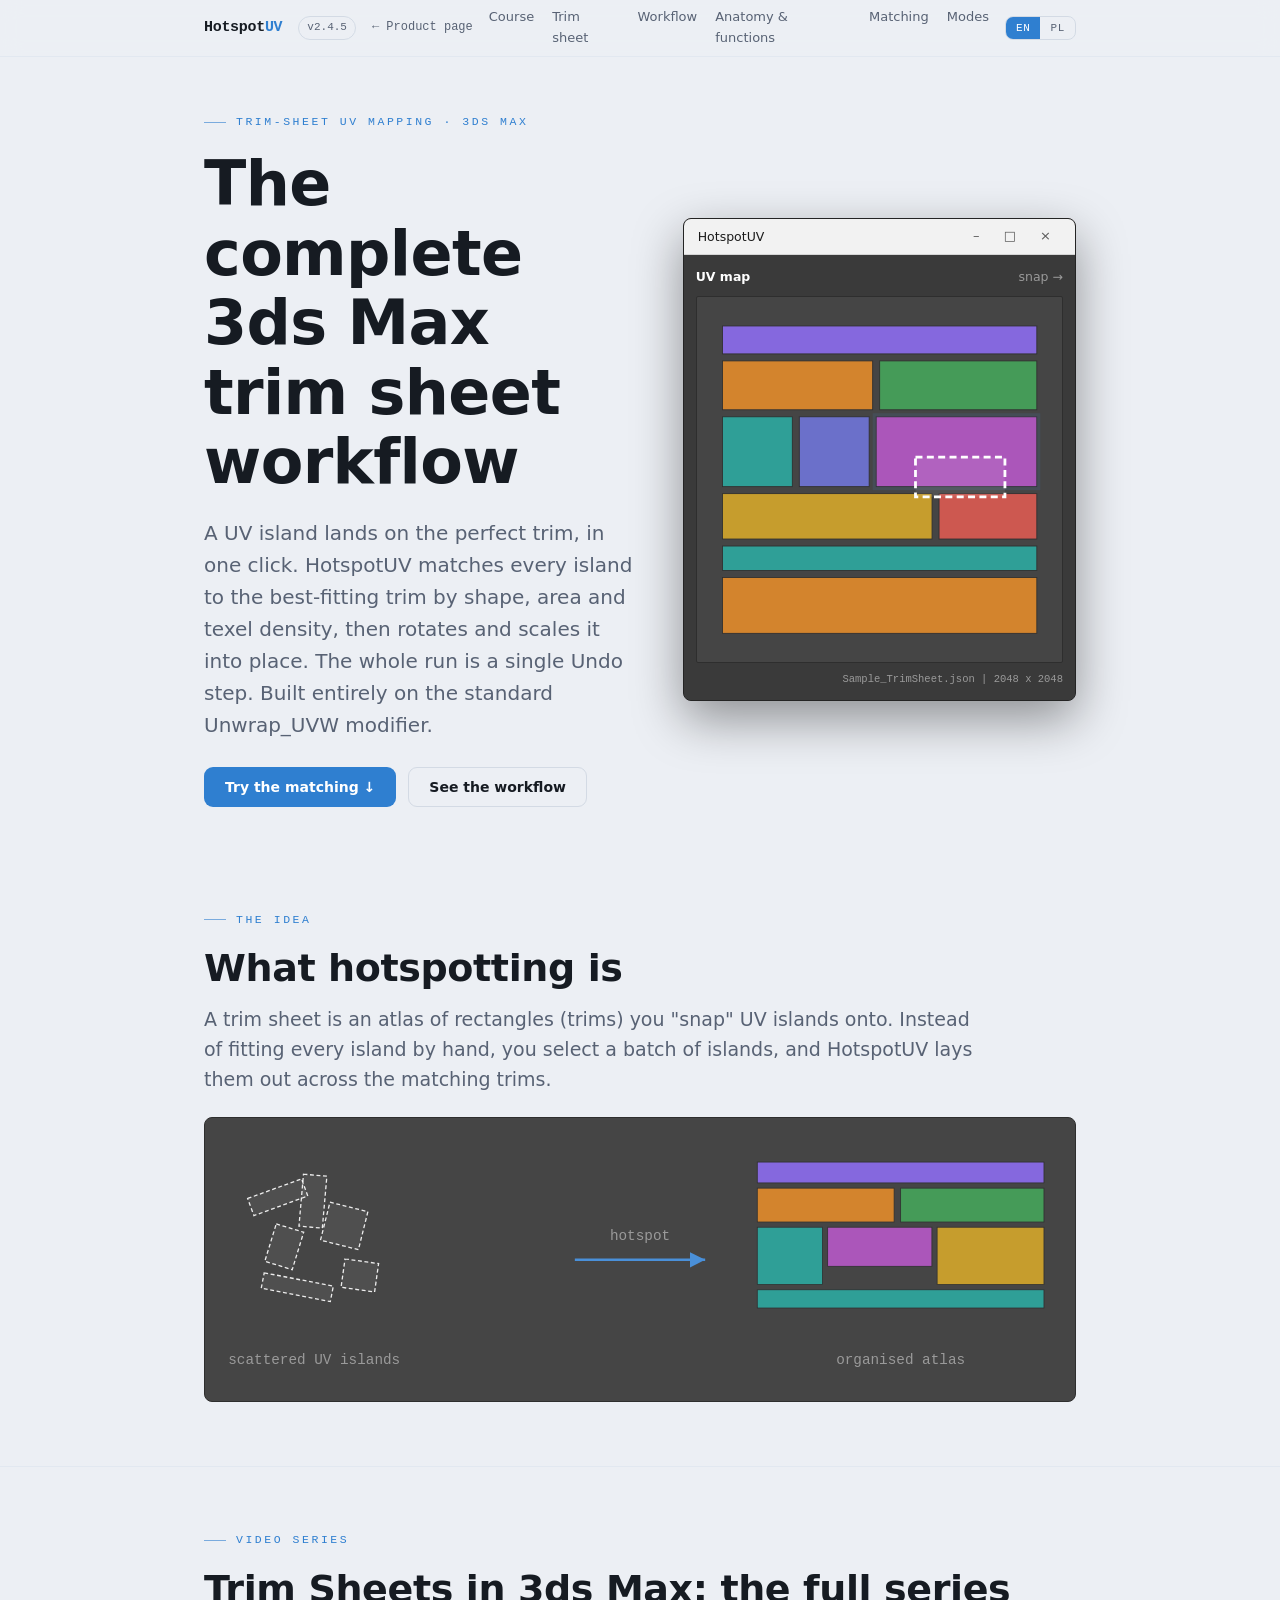
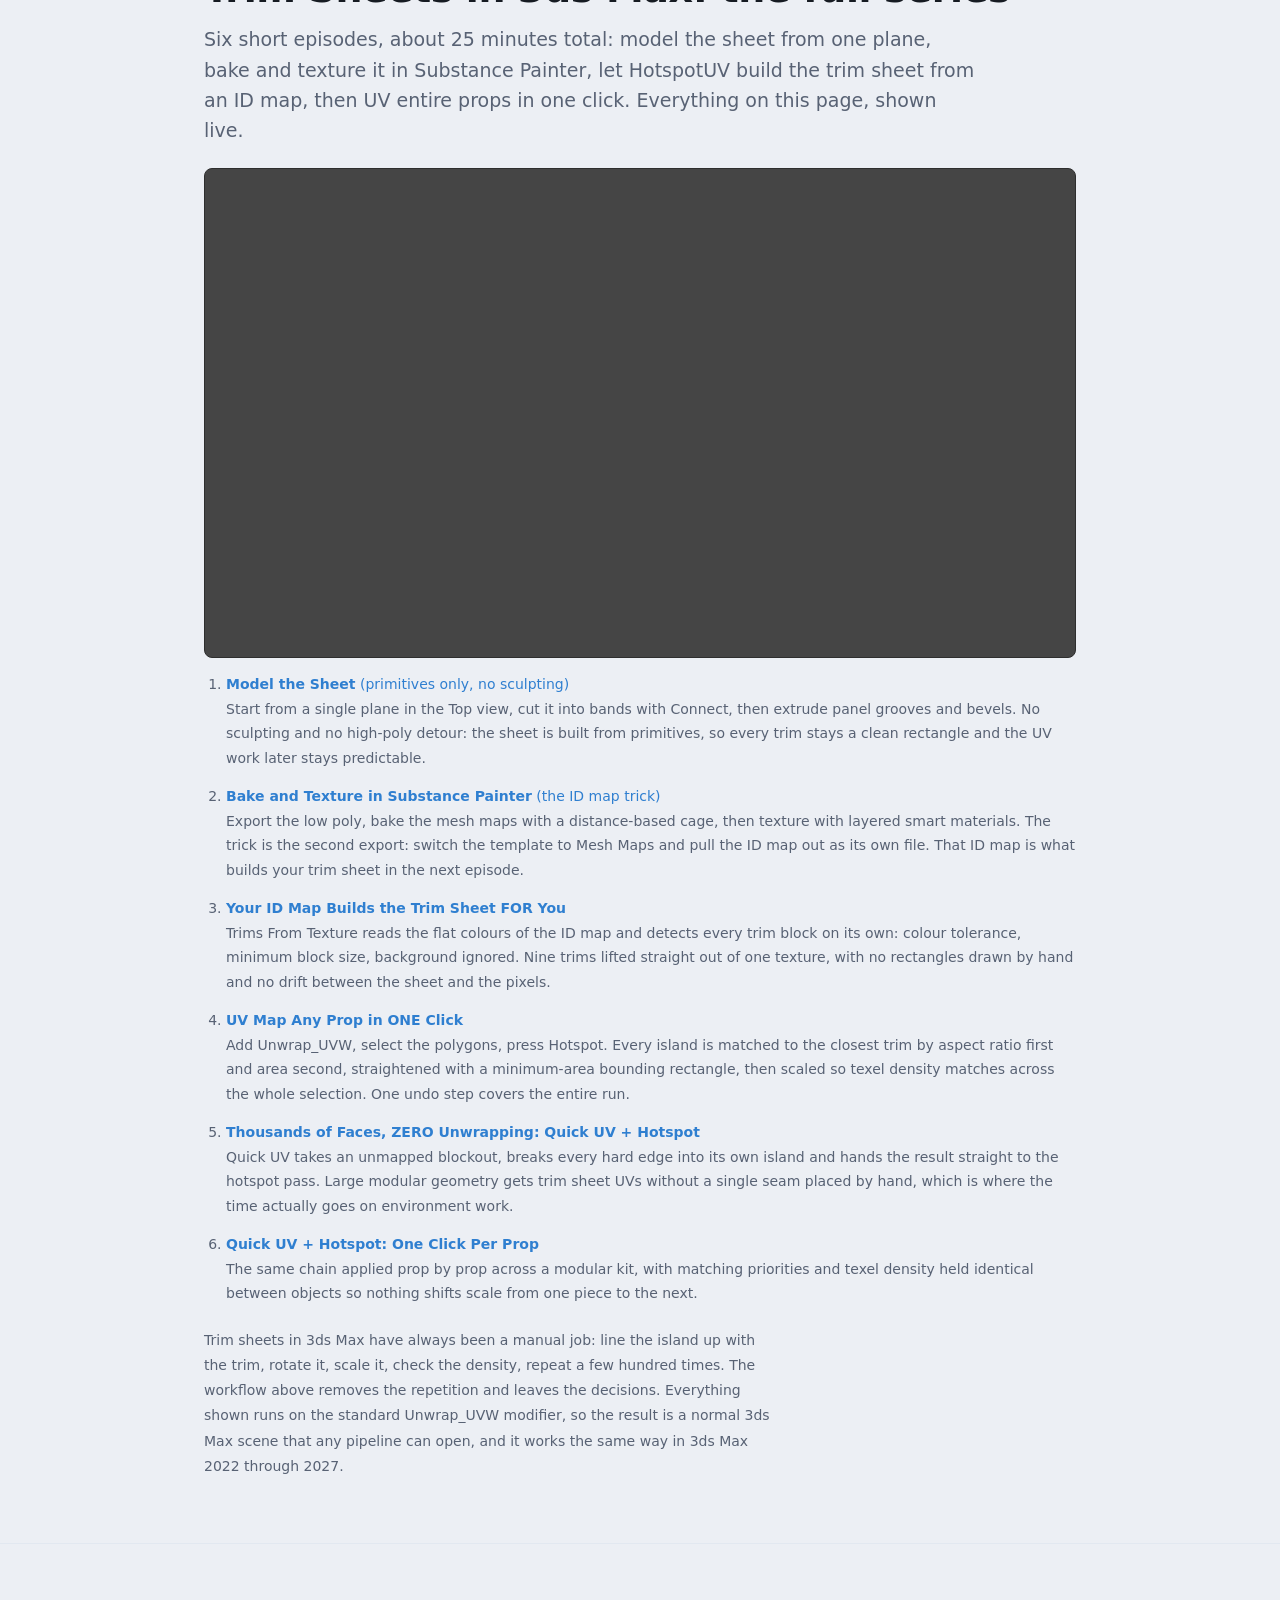
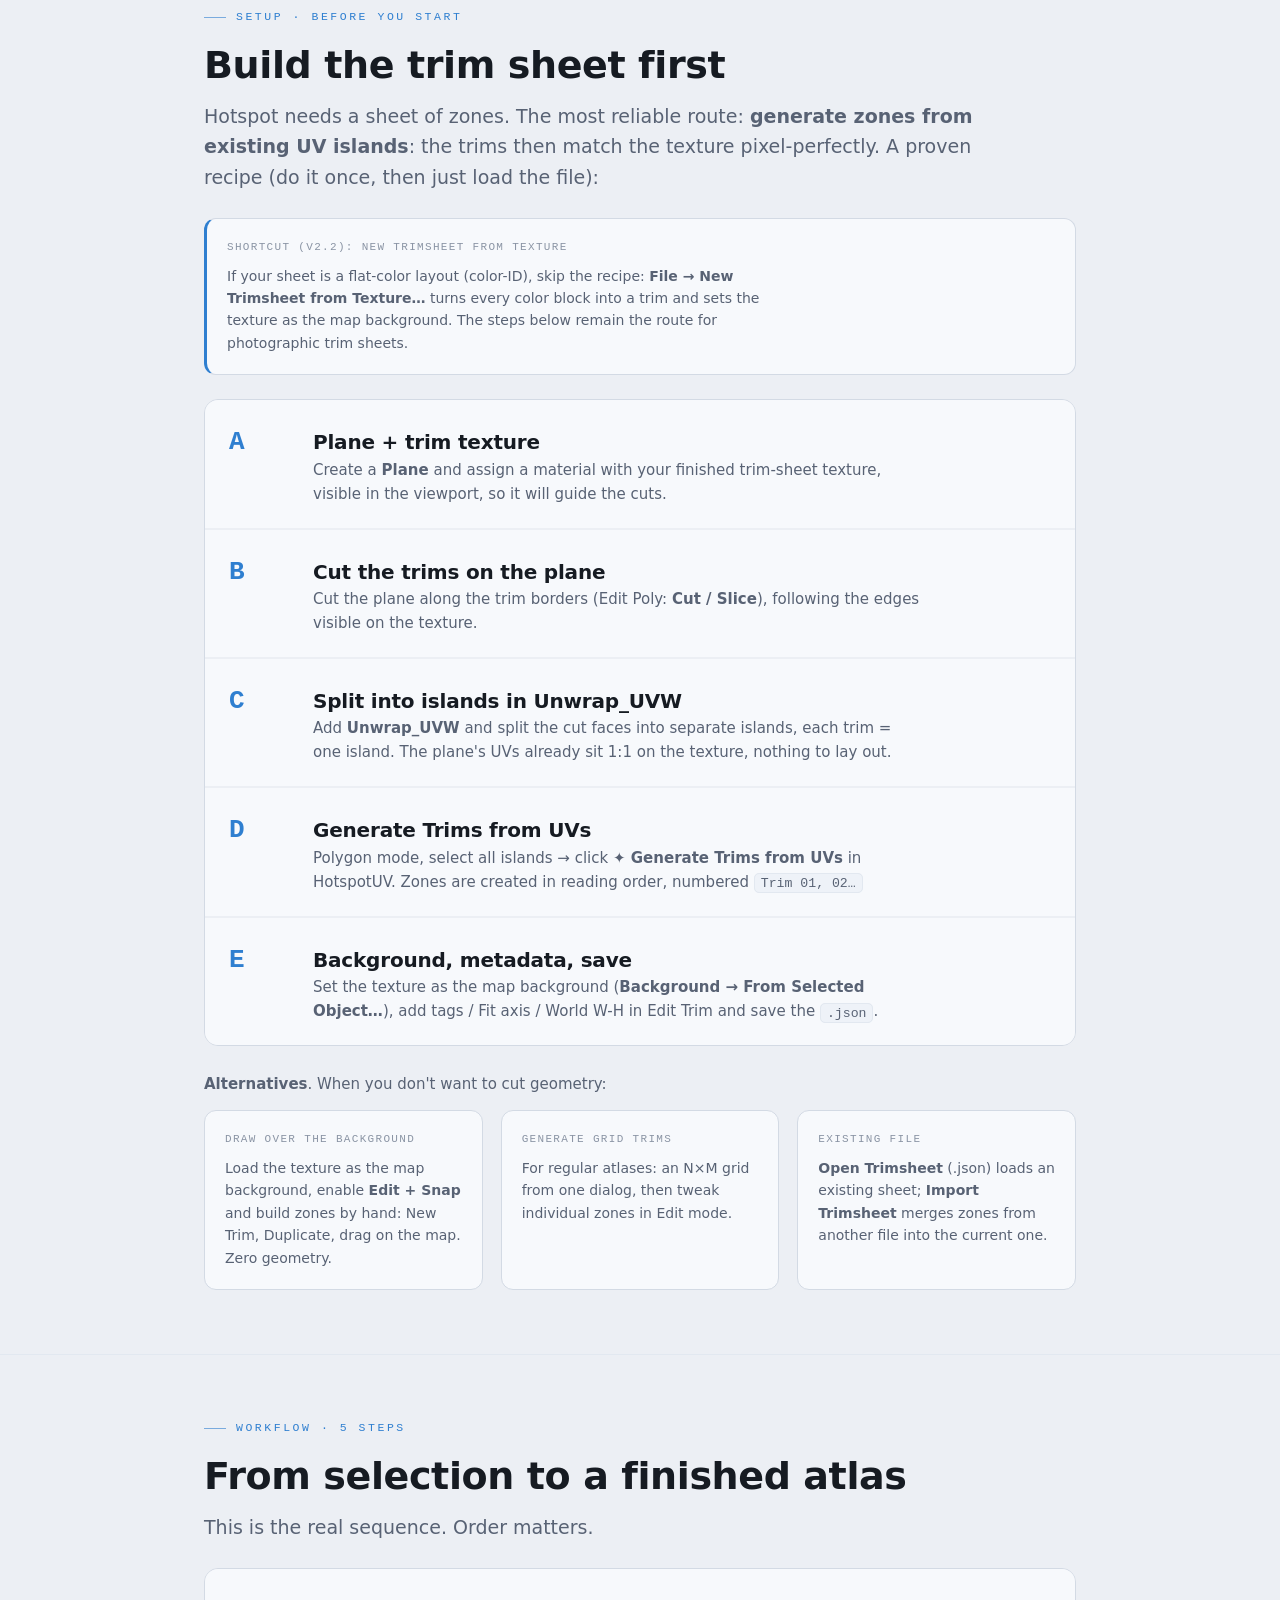
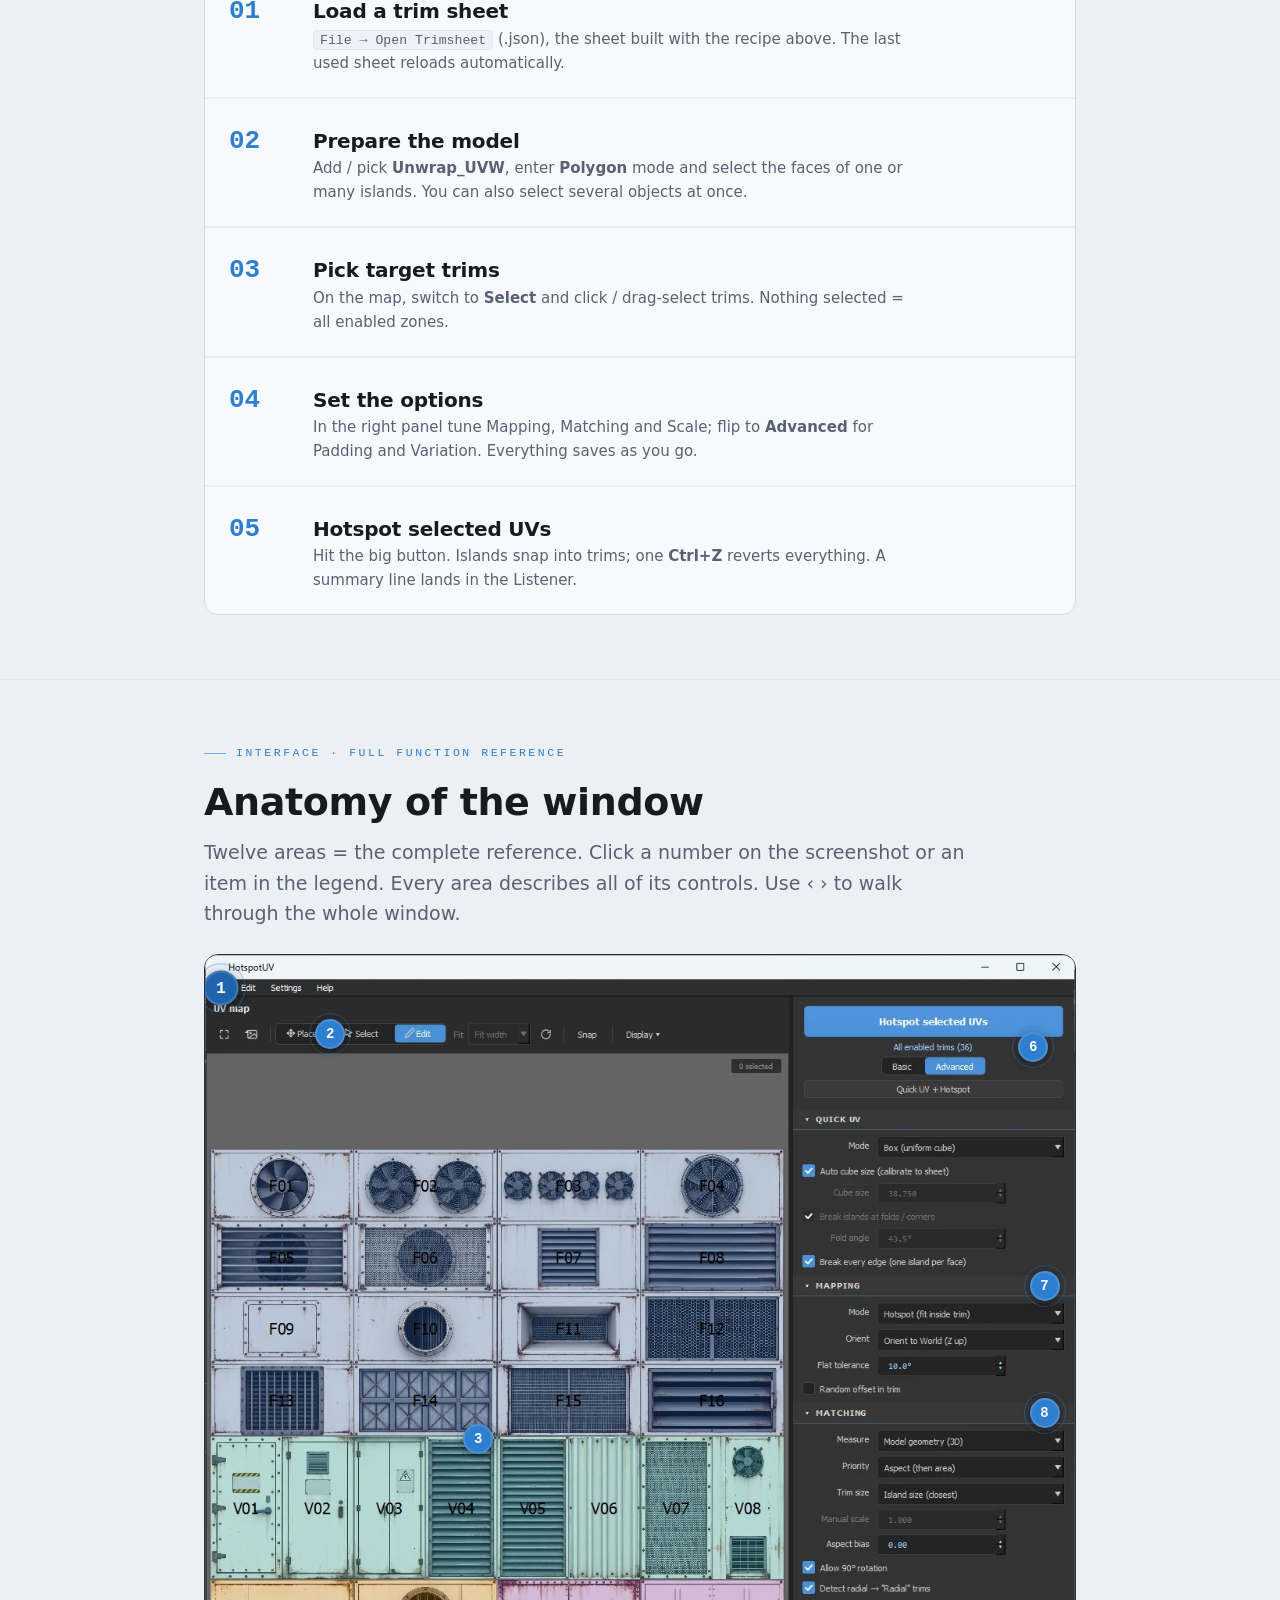
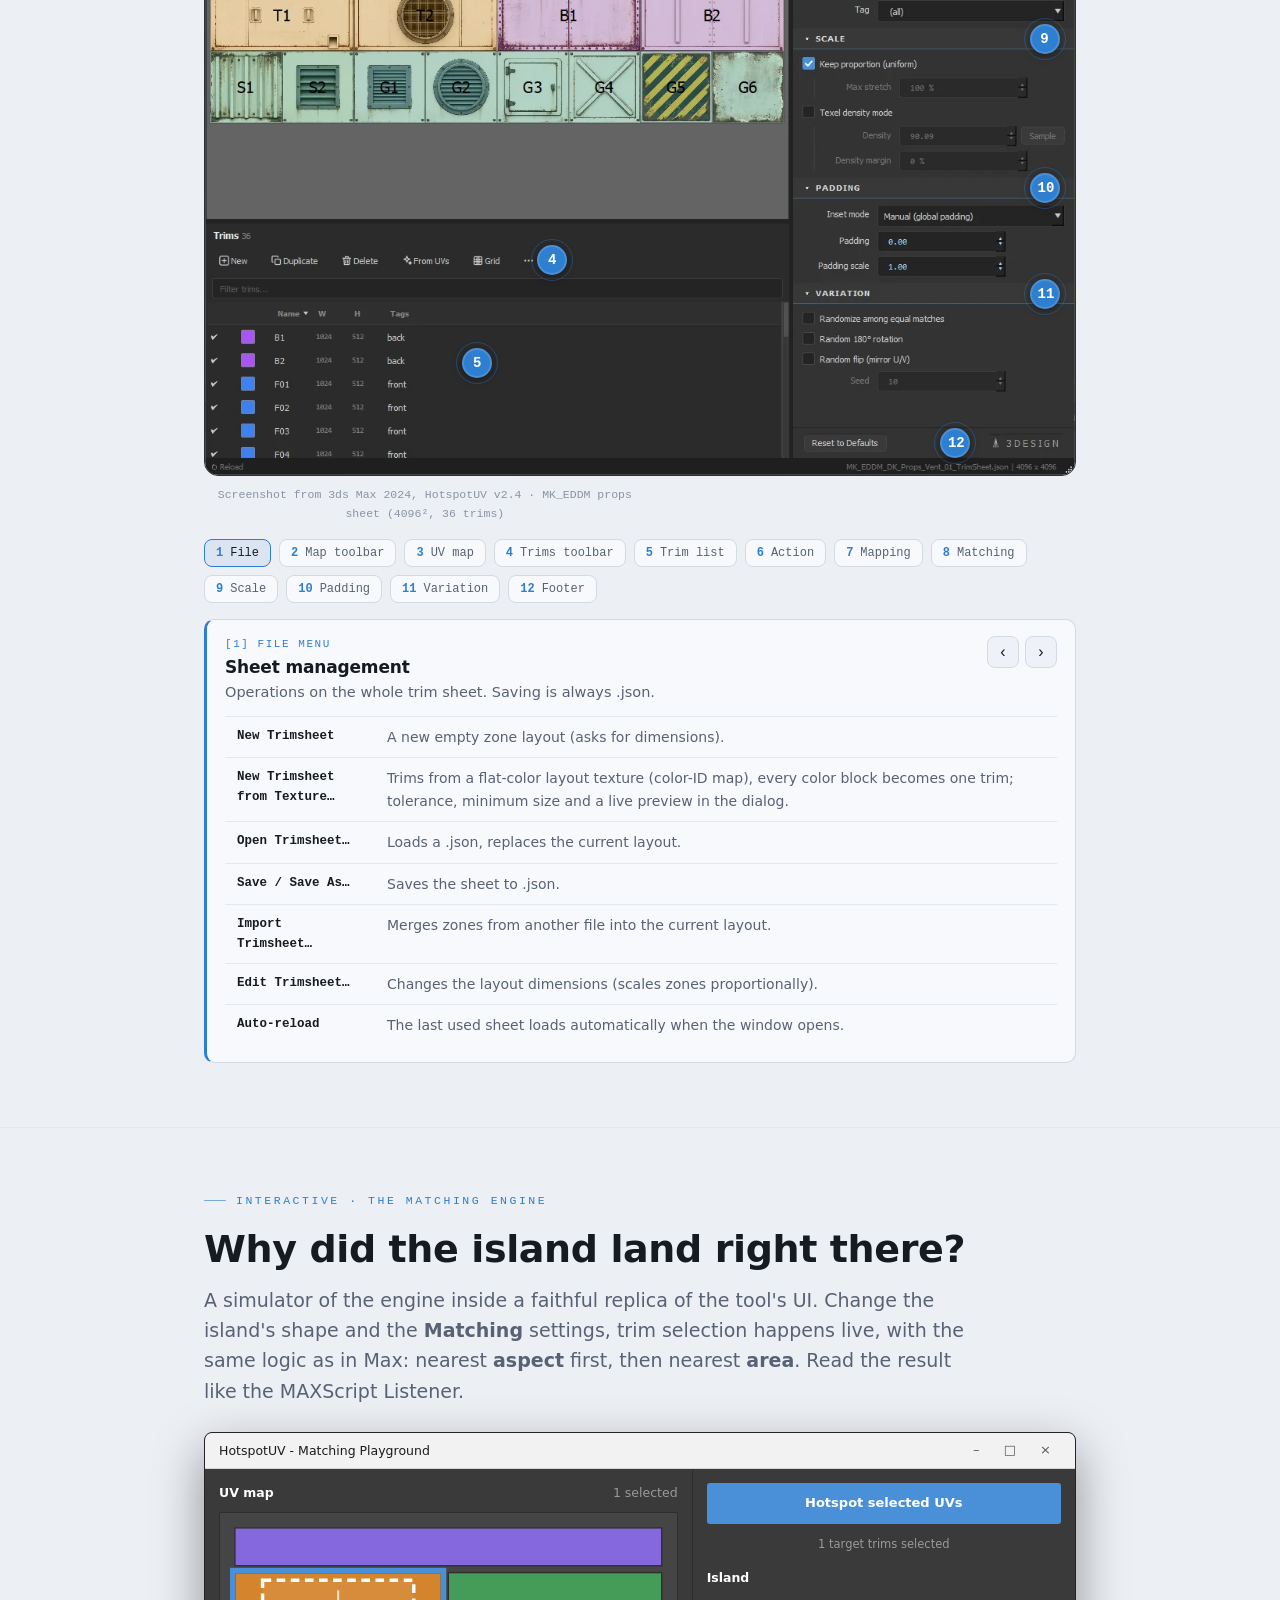
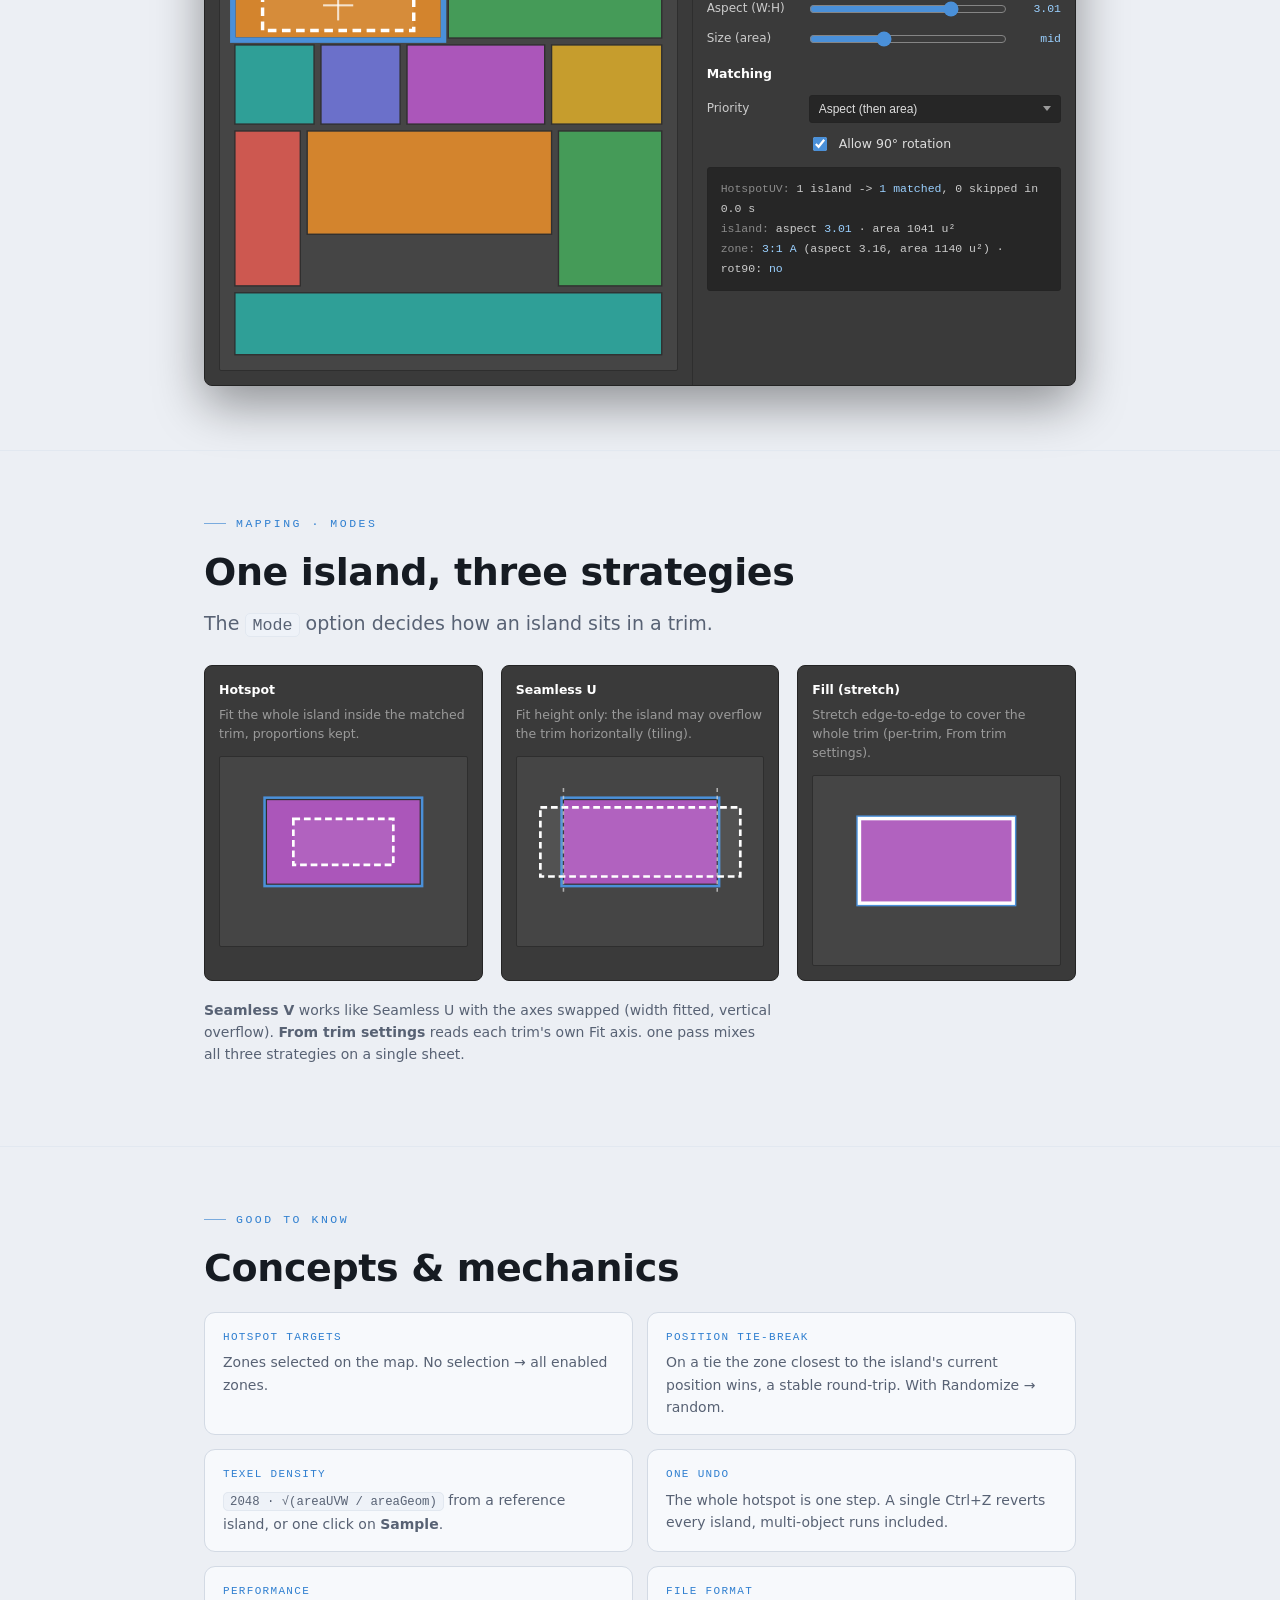
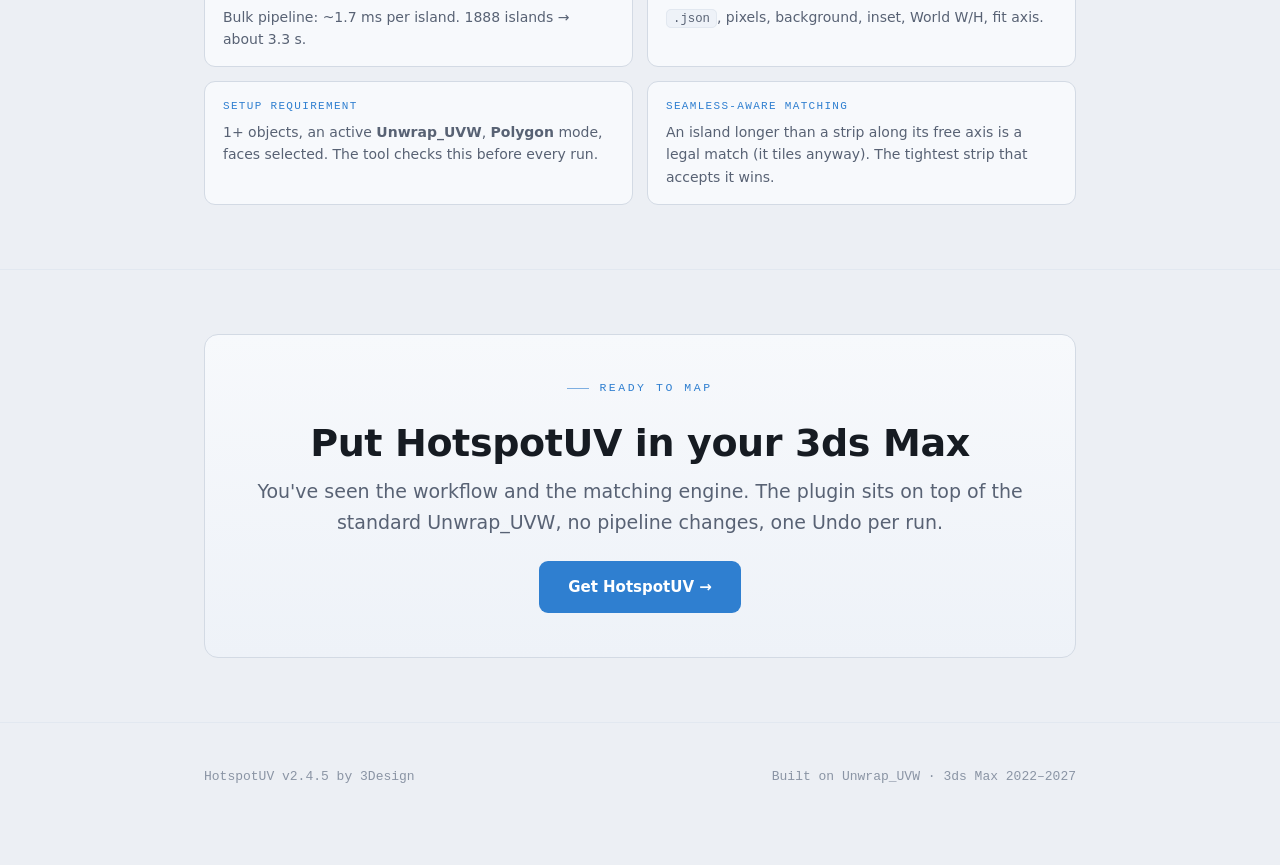
<file: tutorial.html>
<!DOCTYPE html>
<html lang="en">
<head>
<meta charset="utf-8">
<meta name="viewport" content="width=device-width, initial-scale=1">
<title>3ds Max Trim Sheet Workflow: Complete Tutorial | HotspotUV</title>
<meta name="description" content="The complete 3ds Max trim sheet workflow: model the sheet, bake an ID map, build trims from the texture, then hotspot UV map whole props in one click. Written walkthrough, six video episodes and a live matching playground.">
<link rel="canonical" href="https://3designdk.com/tutorial.html">
<meta property="og:title" content="3ds Max Trim Sheet Workflow: Complete Tutorial">
<meta property="og:description" content="Model the sheet, bake the ID map, build trims from the texture, hotspot UV map a whole prop in one click. Six episodes plus a live matching playground.">
<meta property="og:type" content="article">
<meta property="og:url" content="https://3designdk.com/tutorial.html">
<meta property="og:image" content="https://3designdk.com/assets/logo_hotspotuv_1024.png">
<meta name="twitter:card" content="summary_large_image">
<link rel="icon" type="image/svg+xml" href="assets/favicon.svg">
<link rel="icon" type="image/png" sizes="32x32" href="assets/favicon-32.png">
<link rel="alternate icon" href="assets/favicon.ico">
</head>
<body>
<style>
  :root{
    --bg:#eceff4; --surface:#f7f9fc; --surface-2:#eef2f8;
    --ink:#161b22; --ink-soft:#586274; --ink-faint:#8a94a4;
    --line:#d3dae4; --line-soft:#e2e8f0;
    --accent:#2f7fd0; --accent-strong:#1f63ac; --accent-ghost:#2f7fd018;
    --frame:#14171c; --frame-line:#2a3038;
    --mono:ui-monospace,"Cascadia Code","Consolas","SF Mono",Menlo,monospace;
    --sans:-apple-system,"Segoe UI",Roboto,system-ui,sans-serif;
    --c-purple:#8b6bec;--c-orange:#e08a2b;--c-red:#d95a52;--c-green:#46a35a;
    --c-teal:#2ea79f;--c-violet:#6f74d6;--c-magenta:#b458c4;--c-yellow:#d1a52c;
    --maxw:920px;
  }
  @media (prefers-color-scheme:dark){
    :root{
      --bg:#14171c; --surface:#1a1e26; --surface-2:#20252f;
      --ink:#e7ecf3; --ink-soft:#9aa4b4; --ink-faint:#6a7484;
      --line:#2a3039; --line-soft:#232830;
      --accent:#4a97e6; --accent-strong:#6bb0f2; --accent-ghost:#4a97e622;
    }
  }
  :root[data-theme="light"]{
    --bg:#eceff4; --surface:#f7f9fc; --surface-2:#eef2f8;
    --ink:#161b22; --ink-soft:#586274; --ink-faint:#8a94a4;
    --line:#d3dae4; --line-soft:#e2e8f0;
    --accent:#2f7fd0; --accent-strong:#1f63ac; --accent-ghost:#2f7fd018;
  }
  :root[data-theme="dark"]{
    --bg:#14171c; --surface:#1a1e26; --surface-2:#20252f;
    --ink:#e7ecf3; --ink-soft:#9aa4b4; --ink-faint:#6a7484;
    --line:#2a3039; --line-soft:#232830;
    --accent:#4a97e6; --accent-strong:#6bb0f2; --accent-ghost:#4a97e622;
  }

  *{box-sizing:border-box}
  body{margin:0;background:var(--bg);color:var(--ink);font-family:var(--sans);
    line-height:1.6;-webkit-font-smoothing:antialiased;}
  .wrap{max-width:var(--maxw);margin:0 auto;padding:0 24px;}
  section{padding:64px 0;border-top:1px solid var(--line-soft);}
  section:first-of-type{border-top:none}

  .eyebrow{font-family:var(--mono);font-size:11.5px;letter-spacing:.22em;
    text-transform:uppercase;color:var(--accent);display:flex;align-items:center;gap:10px;margin:0 0 18px;}
  .eyebrow::before{content:"";width:22px;height:1px;background:var(--accent);opacity:.6}
  h1,h2,h3{text-wrap:balance;line-height:1.12;letter-spacing:-.01em;margin:0}
  h2{font-size:clamp(26px,4vw,38px);font-weight:680}
  h3{font-size:20px;font-weight:640;margin-bottom:6px}
  p{margin:0 0 16px;max-width:64ch}
  .lead{font-size:19px;color:var(--ink-soft)}
  a{color:var(--accent);text-decoration:none}
  code{font-family:var(--mono);font-size:.88em;background:var(--surface-2);
    padding:1.5px 6px;border-radius:5px;border:1px solid var(--line-soft)}

  /* top bar */
  .topbar{position:sticky;top:0;z-index:50;background:color-mix(in srgb,var(--bg) 82%,transparent);
    backdrop-filter:blur(10px);border-bottom:1px solid var(--line-soft)}
  .topbar .wrap{display:flex;align-items:center;gap:16px;height:56px}
  .brand{font-family:var(--mono);font-weight:700;letter-spacing:-.02em;font-size:15px;color:var(--ink)}
  .brand b{color:var(--accent)}
  .chip{font-family:var(--mono);font-size:11px;padding:2px 8px;border:1px solid var(--line);
    border-radius:999px;color:var(--ink-soft)}
  .nav{margin-left:auto;display:flex;gap:18px;font-size:13px}
  .nav a{color:var(--ink-soft)}.nav a:hover{color:var(--accent)}
  @media(max-width:760px){.nav{display:none}}
  .backlink{font-family:var(--mono);font-size:12px;color:var(--ink-soft);white-space:nowrap}
  .backlink:hover{color:var(--accent)}
  @media(max-width:560px){.chip{display:none}.backlink{font-size:11px}}
  .langsw{display:flex;border:1px solid var(--line);border-radius:8px;overflow:hidden;flex-shrink:0}
  .langsw button{font-family:var(--mono);font-size:11px;padding:5px 10px;background:transparent;
    border:0;color:var(--ink-soft);cursor:pointer;letter-spacing:.06em}
  .langsw button.on{background:var(--accent);color:#fff}
  @media(max-width:760px){.langsw{margin-left:auto}}

  /* hero */
  .hero{padding-top:56px;padding-bottom:40px}
  .hero-grid{display:grid;grid-template-columns:1.05fr .95fr;gap:44px;align-items:center}
  @media(max-width:760px){.hero-grid{grid-template-columns:1fr;gap:32px}}
  .hero h1{font-size:clamp(38px,6.4vw,62px);font-weight:720}
  .hero .lead{margin-top:20px;font-size:20px}
  .btnrow{display:flex;gap:12px;flex-wrap:wrap;margin-top:26px}
  .btn{font-family:var(--sans);font-size:14px;font-weight:600;padding:11px 20px;border-radius:9px;
    border:1px solid transparent;cursor:pointer}
  .btn-primary{background:var(--accent);color:#fff}
  .btn-primary:hover{background:var(--accent-strong)}
  .btn-ghost{background:transparent;border-color:var(--line);color:var(--ink)}
  .btn-ghost:hover{border-color:var(--accent);color:var(--accent)}

  .card{background:var(--surface);border:1px solid var(--line);border-radius:14px}

  /* generic grids */
  .grid2{display:grid;grid-template-columns:1fr 1fr;gap:18px}
  .grid3{display:grid;grid-template-columns:repeat(3,1fr);gap:18px}
  @media(max-width:720px){.grid2,.grid3{grid-template-columns:1fr}}
  .tile{background:var(--surface);border:1px solid var(--line);border-radius:12px;padding:20px}
  .tile .k{font-family:var(--mono);font-size:11px;letter-spacing:.12em;text-transform:uppercase;color:var(--ink-faint)}

  /* workflow steps */
  .steps{display:grid;gap:2px;border:1px solid var(--line);border-radius:14px;overflow:hidden}
  .step{display:grid;grid-template-columns:64px 1fr;gap:20px;padding:22px 24px;background:var(--surface);align-items:baseline}
  .step .num{font-family:var(--mono);font-size:26px;color:var(--accent);font-weight:600}
  .step h3{margin-bottom:4px}
  .step p{margin:0;color:var(--ink-soft);font-size:15px}

  /* anatomy */
  .shot{position:relative;border-radius:14px;overflow:hidden;border:1px solid var(--frame-line);
    background:var(--frame);line-height:0}
  .shot img{width:100%;height:auto;display:block}
  .marker{position:absolute;transform:translate(-50%,-50%);width:30px;height:30px;border-radius:50%;
    background:var(--accent);color:#fff;font-family:var(--mono);font-weight:700;font-size:14px;
    display:grid;place-items:center;cursor:pointer;border:2px solid #fff2;
    box-shadow:0 2px 10px #0006;transition:transform .15s}
  .marker:hover,.marker.on{transform:translate(-50%,-50%) scale(1.18);background:var(--accent-strong)}
  .marker::after{content:"";position:absolute;inset:-8px;border-radius:50%;border:1px solid var(--accent);opacity:.35}
  .anno{margin-top:16px;background:var(--surface);border:1px solid var(--line);border-left:3px solid var(--accent);
    border-radius:10px;padding:16px 18px;min-height:78px}
  .anno .k{font-family:var(--mono);font-size:11px;letter-spacing:.14em;text-transform:uppercase;color:var(--accent)}
  .anno h3{font-size:17px;margin:4px 0 4px}
  .anno p{margin:0;font-size:14.5px;color:var(--ink-soft)}
  .shot-hint{font-family:var(--mono);font-size:11.5px;color:var(--ink-faint);margin-top:10px;text-align:center}
  .legend{display:flex;flex-wrap:wrap;gap:8px;margin-top:16px}
  .legend button{font-family:var(--mono);font-size:12px;padding:6px 11px;border:1px solid var(--line);
    border-radius:8px;background:var(--surface);color:var(--ink-soft);cursor:pointer}
  .legend button b{color:var(--accent);margin-right:7px;font-weight:700}
  .legend button.on{border-color:var(--accent);color:var(--ink);background:var(--accent-ghost)}
  .anno-head{display:flex;align-items:flex-start;gap:14px}
  .anno-nav{margin-left:auto;display:flex;gap:6px;flex-shrink:0}
  .anno-nav button{width:32px;height:32px;border-radius:8px;border:1px solid var(--line);
    background:var(--surface-2);color:var(--ink);cursor:pointer;font-size:16px;line-height:1}
  .anno-nav button:hover{border-color:var(--accent);color:var(--accent)}
  .anno .deftable{margin-top:12px}
  .anno .deftable td:first-child{white-space:normal;min-width:150px}
  .uvirow{display:flex;gap:5px;margin-bottom:6px}
  .uvico{display:inline-flex;align-items:center;justify-content:center;width:26px;height:26px;
    background:#3a3a3a;border:1px solid #2b2b2b;border-radius:5px;flex-shrink:0}
  .uvico img{width:16px;height:16px;display:block}
  .deftable{width:100%;border-collapse:collapse;font-size:14px}
  .deftable td{padding:9px 12px;border-top:1px solid var(--line-soft);vertical-align:top}
  .deftable td:first-child{font-family:var(--mono);font-size:12.5px;color:var(--ink);width:1%;font-weight:600}
  .deftable td:last-child{color:var(--ink-soft)}

  /* playground, faithful HotspotUV/Max dark UI (deliberately single-theme) */
  .mxwin{border:1px solid #242424;border-radius:8px;overflow:hidden;background:#3a3a3a;
    color:#dddddd;font-size:13px;box-shadow:0 18px 50px #0006}
  .mxtitle{background:#f2f2f2;color:#1a1a1a;display:flex;align-items:center;
    padding:7px 14px;font-size:12.5px;border-bottom:1px solid #d5d5d5}
  .mxtitle .wbtn{margin-left:auto;color:#5a5a5a;font-size:13px;letter-spacing:10px}
  .mxbody{display:grid;grid-template-columns:1.12fr .88fr;gap:1px;background:#2e2e2e}
  @media(max-width:780px){.mxbody{grid-template-columns:1fr}}
  .mxleft,.mxright{background:#3a3a3a;padding:14px}
  .mxright{display:flex;flex-direction:column;gap:11px}
  .mxhead{font-weight:600;color:#fff;font-size:12.5px;margin-bottom:9px;display:flex}
  .mxhead .cnt{margin-left:auto;color:#9a9a9a;font-weight:400}
  .mxcanvas{background:#454545;border:1px solid #2e2e2e;border-radius:2px;padding:8px}
  .mxbtn{background:#4a90d9;color:#fff;font-weight:600;font-size:13px;text-align:center;
    padding:10px;border-radius:3px;cursor:default;user-select:none}
  .mxbtn:hover{background:#5a9fe6}
  .mxcap{color:#9a9a9a;text-align:center;font-size:11.5px}
  .mxsec{font-weight:700;color:#fff;font-size:12.5px;margin-top:4px}
  .mxrow{display:grid;grid-template-columns:92px 1fr;align-items:center;gap:10px}
  .mxrow>label{color:#cccccc;font-size:12px}
  .mxrow .val{color:#9ad0ff;font-family:var(--mono);font-size:11.5px;min-width:44px;text-align:right}
  .mxrow .rng{display:flex;align-items:center;gap:10px}
  .mxwin input[type=range]{width:100%;accent-color:#4a90d9;margin:0;background:transparent}
  .mxsel{width:100%;background:#262626;border:1px solid #242424;color:#dddddd;border-radius:3px;
    padding:6px 26px 6px 9px;font-size:12px;appearance:none;-webkit-appearance:none;cursor:pointer;
    background-image:url("data:image/svg+xml,%3Csvg xmlns='http://www.w3.org/2000/svg' width='8' height='5'%3E%3Cpath d='M0 0l4 5 4-5z' fill='%239a9a9a'/%3E%3C/svg%3E");
    background-repeat:no-repeat;background-position:right 9px center}
  .mxsel:focus{outline:1px solid #4a90d9}
  .mxchk{display:flex;align-items:center;gap:9px;color:#dddddd;font-size:12.5px;cursor:pointer;
    margin-left:102px}
  .mxchk input{accent-color:#4a90d9;width:14px;height:14px}
  .mxlog{background:#262626;border:1px solid #242424;border-radius:3px;padding:11px 13px;
    font-family:var(--mono);font-size:11.5px;line-height:1.75;color:#cccccc;margin-top:2px}
  .mxlog .b{color:#9ad0ff}
  .mxlog .dim{color:#8a8a8a}
  .mxcanvas svg,.mode-svg svg,.explain svg{width:100%;height:auto;display:block}
  .mxpad{padding:12px;background:#3a3a3a}
  .mxstatus{font-family:var(--mono);font-size:10.5px;color:#9a9a9a;text-align:right;margin-top:8px}

  /* modes, Max-style mini panels */
  .mode-svg{background:#3a3a3a;border:1px solid #242424;border-radius:8px;padding:14px;color:#dddddd}
  .mode-svg .t{font-size:12.5px;color:#fff;font-weight:700;margin-bottom:2px}
  .mode-svg .d{font-size:12.5px;color:#9a9a9a;margin:6px 0 12px;line-height:1.5}

  /* concepts */
  .facts{display:grid;grid-template-columns:1fr 1fr;gap:14px}
  @media(max-width:640px){.facts{grid-template-columns:1fr}}
  .fact{background:var(--surface);border:1px solid var(--line);border-radius:11px;padding:16px 18px}
  .fact .k{font-family:var(--mono);font-size:11px;letter-spacing:.12em;text-transform:uppercase;color:var(--accent);margin-bottom:5px}
  .fact p{margin:0;font-size:14px;color:var(--ink-soft)}

  /* conversion CTA */
  .getcta .card{padding:44px 40px;text-align:center;
    background:linear-gradient(180deg,var(--surface),var(--surface-2))}
  .getcta .eyebrow{justify-content:center}
  .getcta h2{margin:2px 0 12px}
  .getcta p{margin:0 auto 24px}
  .getcta .btn{display:inline-block;font-size:15px;padding:13px 28px;text-decoration:none}
  @media(max-width:720px){.getcta .card{padding:34px 22px}}

  footer{padding:44px 0 60px;border-top:1px solid var(--line-soft);color:var(--ink-faint);font-size:13px}
  footer .wrap{display:flex;justify-content:space-between;flex-wrap:wrap;gap:12px}
  .mono{font-family:var(--mono)}

  @media (prefers-reduced-motion:reduce){*{animation:none!important;transition:none!important}}
</style>

<div class="topbar"><div class="wrap">
  <a class="brand" href="/">Hotspot<b>UV</b></a>
  <span class="chip">v2.4.5</span>
  <a class="backlink" href="/" data-t="nav_back">← Product page</a>
  <nav class="nav">
    <a href="#course" data-t="nav_co">Course</a>
    <a href="#createsheet" data-t="nav_ts">Trim sheet</a>
    <a href="#workflow" data-t="nav_wf">Workflow</a>
    <a href="#anatomy" data-t="nav_an">Anatomy &amp; functions</a>
    <a href="#playground" data-t="nav_pg">Matching</a>
    <a href="#modes" data-t="nav_md">Modes</a>
  </nav>
  <div class="langsw" role="group" aria-label="Language">
    <button id="langEN" class="on">EN</button>
    <button id="langPL">PL</button>
  </div>
</div></div>

<header class="hero"><div class="wrap hero-grid">
  <div>
    <p class="eyebrow">Trim-sheet UV mapping · 3ds Max</p>
    <h1 data-t="hero_h1">The complete 3ds Max trim sheet workflow</h1>
    <p class="lead" data-t="hero_lead">A UV island lands on the perfect trim, in one click. HotspotUV matches
      every island to the best-fitting trim by shape, area and texel density, then rotates and scales it into
      place. The whole run is a single Undo step. Built entirely on the standard Unwrap_UVW modifier.</p>
    <div class="btnrow">
      <button class="btn btn-primary" data-t="hero_b1" onclick="document.getElementById('playground').scrollIntoView({behavior:'smooth'})">Try the matching ↓</button>
      <button class="btn btn-ghost" data-t="hero_b2" onclick="document.getElementById('workflow').scrollIntoView({behavior:'smooth'})">See the workflow</button>
    </div>
  </div>
  <div class="mxwin">
    <div class="mxtitle"><span>HotspotUV</span><span class="wbtn">–&nbsp;□&nbsp;×</span></div>
    <div class="mxpad">
      <div class="mxhead">UV map <span class="cnt" id="heroState">snap →</span></div>
      <div class="mxcanvas"><svg viewBox="0 0 200 200" id="heroSvg" aria-label="Animation: a UV island snaps into a trim"></svg></div>
      <div class="mxstatus">Sample_TrimSheet.json | 2048 x 2048</div>
    </div>
  </div>
</div></header>

<section id="what"><div class="wrap">
  <p class="eyebrow" data-t="what_eb">The idea</p>
  <h2 data-t="what_h2">What hotspotting is</h2>
  <p class="lead" style="margin-top:14px" data-t="what_lead">A trim sheet is an atlas of rectangles (trims) you
    "snap" UV islands onto. Instead of fitting every island by hand, you select a batch of islands, and HotspotUV lays them out across the matching trims.</p>
  <div class="explain mxcanvas" style="padding:18px;margin-top:22px;border-radius:8px">
    <svg viewBox="0 0 640 190" aria-label="Scattered islands before, organised atlas after"></svg>
  </div>
</div></section>

<section id="course"><div class="wrap">
  <p class="eyebrow">Video series</p>
  <h2>Trim Sheets in 3ds Max: the full series</h2>
  <p class="lead" style="margin:14px 0 22px">Six short episodes, about 25 minutes total: model the sheet from one
    plane, bake and texture it in Substance Painter, let HotspotUV build the trim sheet from an ID map,
    then UV entire props in one click. Everything on this page, shown live.</p>
  <div class="explain mxcanvas" style="padding:0;margin:0 0 14px;border-radius:8px;overflow:hidden;aspect-ratio:16/9">
    <iframe src="https://www.youtube-nocookie.com/embed/XFgaWIhxBCg"
      title="Trim Sheets in 3ds Max #1: Model the Sheet" loading="lazy"
      style="width:100%;height:100%;border:0"
      allow="accelerometer; autoplay; clipboard-write; encrypted-media; gyroscope; picture-in-picture"
      allowfullscreen></iframe>
  </div>
  <ol style="margin:0;padding-left:22px;font-size:14px;line-height:1.75;color:var(--ink-soft)">
    <li style="margin-bottom:14px"><a href="https://www.youtube.com/watch?v=XFgaWIhxBCg" target="_blank" rel="noopener"><b>Model the Sheet</b> (primitives only, no sculpting)</a><br>
      Start from a single plane in the Top view, cut it into bands with Connect, then extrude panel grooves and
      bevels. No sculpting and no high-poly detour: the sheet is built from primitives, so every trim stays a
      clean rectangle and the UV work later stays predictable.</li>
    <li style="margin-bottom:14px"><a href="https://www.youtube.com/watch?v=PBrY3G6hn74" target="_blank" rel="noopener"><b>Bake and Texture in Substance Painter</b> (the ID map trick)</a><br>
      Export the low poly, bake the mesh maps with a distance-based cage, then texture with layered smart
      materials. The trick is the second export: switch the template to Mesh Maps and pull the ID map out as
      its own file. That ID map is what builds your trim sheet in the next episode.</li>
    <li style="margin-bottom:14px"><a href="https://www.youtube.com/watch?v=zX5upFm7gTI" target="_blank" rel="noopener"><b>Your ID Map Builds the Trim Sheet FOR You</b></a><br>
      Trims From Texture reads the flat colours of the ID map and detects every trim block on its own: colour
      tolerance, minimum block size, background ignored. Nine trims lifted straight out of one texture, with
      no rectangles drawn by hand and no drift between the sheet and the pixels.</li>
    <li style="margin-bottom:14px"><a href="https://www.youtube.com/watch?v=jJRvy1eGYiI" target="_blank" rel="noopener"><b>UV Map Any Prop in ONE Click</b></a><br>
      Add Unwrap_UVW, select the polygons, press Hotspot. Every island is matched to the closest trim by aspect
      ratio first and area second, straightened with a minimum-area bounding rectangle, then scaled so texel
      density matches across the whole selection. One undo step covers the entire run.</li>
    <li style="margin-bottom:14px"><a href="https://www.youtube.com/watch?v=BdmSKcyk6AI" target="_blank" rel="noopener"><b>Thousands of Faces, ZERO Unwrapping: Quick UV + Hotspot</b></a><br>
      Quick UV takes an unmapped blockout, breaks every hard edge into its own island and hands the result
      straight to the hotspot pass. Large modular geometry gets trim sheet UVs without a single seam placed
      by hand, which is where the time actually goes on environment work.</li>
    <li><a href="https://www.youtube.com/watch?v=44tXtkpf9Vk" target="_blank" rel="noopener"><b>Quick UV + Hotspot: One Click Per Prop</b></a><br>
      The same chain applied prop by prop across a modular kit, with matching priorities and texel density held
      identical between objects so nothing shifts scale from one piece to the next.</li>
  </ol>
  <p style="margin:22px 0 0;font-size:14px;line-height:1.8;color:var(--ink-soft)">
    Trim sheets in 3ds Max have always been a manual job: line the island up with the trim, rotate it, scale it,
    check the density, repeat a few hundred times. The workflow above removes the repetition and leaves the
    decisions. Everything shown runs on the standard Unwrap_UVW modifier, so the result is a normal 3ds Max
    scene that any pipeline can open, and it works the same way in 3ds Max 2022 through 2027.
  </p>
</div></section>

<section id="createsheet"><div class="wrap">
  <p class="eyebrow" data-t="cs_eb">Setup · before you start</p>
  <h2 data-t="cs_h2">Build the trim sheet first</h2>
  <p class="lead" style="margin:14px 0 26px" data-t="cs_lead">Hotspot needs a sheet of zones. The most reliable route:
    <b>generate zones from existing UV islands</b>: the trims then match the texture pixel-perfectly.
    A proven recipe (do it once, then just load the file):</p>
  <div class="tile" style="margin:0 0 24px;border-left:3px solid var(--accent)"><div class="k" data-t="cs_texk">Shortcut (v2.2): New Trimsheet from Texture</div><p style="margin:8px 0 0;font-size:14px;color:var(--ink-soft)" data-t="cs_texp">If your sheet is a flat-color layout (color-ID), skip the recipe: <b>File → New Trimsheet from Texture…</b> turns every color block into a trim and sets the texture as the map background. The steps below remain the route for photographic trim sheets.</p></div>
  <div class="steps">
    <div class="step"><div class="num">A</div><div><h3 data-t="csA_h">Plane + trim texture</h3><p data-t="csA_p">Create a <b>Plane</b> and assign a material with your finished trim-sheet texture, visible in the viewport, so it will guide the cuts.</p></div></div>
    <div class="step"><div class="num">B</div><div><h3 data-t="csB_h">Cut the trims on the plane</h3><p data-t="csB_p">Cut the plane along the trim borders (Edit Poly: <b>Cut / Slice</b>), following the edges visible on the texture.</p></div></div>
    <div class="step"><div class="num">C</div><div><h3 data-t="csC_h">Split into islands in Unwrap_UVW</h3><p data-t="csC_p">Add <b>Unwrap_UVW</b> and split the cut faces into separate islands, each trim = one island. The plane's UVs already sit 1:1 on the texture, nothing to lay out.</p></div></div>
    <div class="step"><div class="num">D</div><div><h3 data-t="csD_h">Generate Trims from UVs</h3><p data-t="csD_p">Polygon mode, select all islands → click <b>✦ Generate Trims from UVs</b> in HotspotUV. Zones are created in reading order, numbered <code>Trim 01, 02…</code></p></div></div>
    <div class="step"><div class="num">E</div><div><h3 data-t="csE_h">Background, metadata, save</h3><p data-t="csE_p">Set the texture as the map background (<b>Background → From Selected Object…</b>), add tags / Fit axis / World W-H in Edit Trim and save the <code>.json</code>.</p></div></div>
  </div>
  <p style="margin:26px 0 14px;font-size:15px;color:var(--ink-soft)" data-t="cs_alt"><b>Alternatives</b>. When you don't want to cut geometry:</p>
  <div class="grid3">
    <div class="tile"><div class="k" data-t="cs_t1k">Draw over the background</div><p style="margin:8px 0 0;font-size:14px;color:var(--ink-soft)" data-t="cs_t1p">Load the texture as the map background, enable <b>Edit + Snap</b> and build zones by hand: New Trim, Duplicate, drag on the map. Zero geometry.</p></div>
    <div class="tile"><div class="k" data-t="cs_t2k">Generate Grid Trims</div><p style="margin:8px 0 0;font-size:14px;color:var(--ink-soft)" data-t="cs_t2p">For regular atlases: an N×M grid from one dialog, then tweak individual zones in Edit mode.</p></div>
    <div class="tile"><div class="k" data-t="cs_t3k">Existing file</div><p style="margin:8px 0 0;font-size:14px;color:var(--ink-soft)" data-t="cs_t3p"><b>Open Trimsheet</b> (.json) loads an existing sheet; <b>Import Trimsheet</b> merges zones from another file into the current one.</p></div>
  </div>
</div></section>

<section id="workflow"><div class="wrap">
  <p class="eyebrow" data-t="wf_eb">Workflow · 5 steps</p>
  <h2 data-t="wf_h2">From selection to a finished atlas</h2>
  <p class="lead" style="margin:14px 0 26px" data-t="wf_lead">This is the real sequence. Order matters.</p>
  <div class="steps">
    <div class="step"><div class="num">01</div><div><h3 data-t="w1_h">Load a trim sheet</h3><p data-t="w1_p"><code>File → Open Trimsheet</code> (.json), the sheet built with the recipe above. The last used sheet reloads automatically.</p></div></div>
    <div class="step"><div class="num">02</div><div><h3 data-t="w2_h">Prepare the model</h3><p data-t="w2_p">Add / pick <b>Unwrap_UVW</b>, enter <b>Polygon</b> mode and select the faces of one or many islands. You can also select several objects at once.</p></div></div>
    <div class="step"><div class="num">03</div><div><h3 data-t="w3_h">Pick target trims</h3><p data-t="w3_p">On the map, switch to <b>Select</b> and click / drag-select trims. Nothing selected = all enabled zones.</p></div></div>
    <div class="step"><div class="num">04</div><div><h3 data-t="w4_h">Set the options</h3><p data-t="w4_p">In the right panel tune Mapping, Matching and Scale; flip to <b>Advanced</b> for Padding and Variation. Everything saves as you go.</p></div></div>
    <div class="step"><div class="num">05</div><div><h3 data-t="w5_h">Hotspot selected UVs</h3><p data-t="w5_p">Hit the big button. Islands snap into trims; one <b>Ctrl+Z</b> reverts everything. A summary line lands in the Listener.</p></div></div>
  </div>
</div></section>

<section id="anatomy"><div class="wrap">
  <p class="eyebrow" data-t="an_eb">Interface · full function reference</p>
  <h2 data-t="an_h2">Anatomy of the window</h2>
  <p class="lead" style="margin:14px 0 26px" data-t="an_lead">Twelve areas = the complete reference. Click a number
    on the screenshot or an item in the legend. Every area describes all of its controls.
    Use ‹ › to walk through the whole window.</p>
  <div class="shot" id="shot">
    <img src="assets/anatomy_v24.webp" alt="HotspotUV window in 3ds Max, Advanced view" width="1114" height="1434">
    <!-- left column -->
    <button class="marker" style="left:1.8%;top:2.9%" data-a="0">1</button>
    <button class="marker" style="left:14.4%;top:7.0%" data-a="1">2</button>
    <button class="marker" style="left:31.4%;top:43.2%" data-a="2">3</button>
    <button class="marker" style="left:39.9%;top:80.8%" data-a="3">4</button>
    <button class="marker" style="left:31.3%;top:90.0%" data-a="4">5</button>
    <!-- right column -->
    <button class="marker" style="left:95.2%;top:8.2%" data-a="5">6</button>
    <button class="marker" style="left:96.5%;top:29.5%" data-a="6">7</button>
    <button class="marker" style="left:96.5%;top:40.9%" data-a="7">8</button>
    <button class="marker" style="left:96.5%;top:61.0%" data-a="8">9</button>
    <button class="marker" style="left:96.5%;top:74.3%" data-a="9">10</button>
    <button class="marker" style="left:96.5%;top:83.8%" data-a="10">11</button>
    <button class="marker" style="left:86.2%;top:97.1%" data-a="11">12</button>
  </div>
  <p class="shot-hint" data-t="an_hint">Screenshot from 3ds Max 2024, HotspotUV v2.4 · MK_EDDM props sheet (4096², 36 trims)</p>
  <div class="legend" id="legend"></div>
  <div class="anno" id="anno">
    <div class="anno-head">
      <div>
        <div class="k" id="annoK"></div>
        <h3 id="annoT"></h3>
        <p id="annoP"></p>
      </div>
      <div class="anno-nav">
        <button id="annoPrev" aria-label="Previous area">‹</button>
        <button id="annoNext" aria-label="Next area">›</button>
      </div>
    </div>
    <div style="overflow-x:auto"><table class="deftable" id="annoTable"></table></div>
  </div>
</div></section>

<section id="playground"><div class="wrap">
  <p class="eyebrow" data-t="pg_eb">Interactive · the matching engine</p>
  <h2 data-t="pg_h2">Why did the island land right there?</h2>
  <p class="lead" style="margin:14px 0 26px" data-t="pg_lead">A simulator of the engine inside a faithful replica of
    the tool's UI. Change the island's shape and the <b>Matching</b> settings, trim selection happens live,
    with the same logic as in Max: nearest <b>aspect</b> first, then nearest <b>area</b>.
    Read the result like the MAXScript Listener.</p>
  <div class="mxwin" aria-label="HotspotUV window simulator">
    <div class="mxtitle"><span>HotspotUV - Matching Playground</span><span class="wbtn">–&nbsp;□&nbsp;×</span></div>
    <div class="mxbody">
      <div class="mxleft">
        <div class="mxhead">UV map <span class="cnt">1 selected</span></div>
        <div class="mxcanvas">
          <svg viewBox="0 0 128 128" id="pgSvg" aria-label="Trim sheet with the chosen trim highlighted"></svg>
        </div>
      </div>
      <div class="mxright">
        <div class="mxbtn">Hotspot selected UVs</div>
        <div class="mxcap" id="pgTarget">1 target trims selected</div>
        <div class="mxsec">Island</div>
        <div class="mxrow"><label>Aspect (W:H)</label>
          <div class="rng"><input type="range" id="sAsp" min="-230" max="230" value="110"><span class="val" id="vAsp">3.00</span></div></div>
        <div class="mxrow"><label>Size (area)</label>
          <div class="rng"><input type="range" id="sArea" min="6" max="60" value="26"><span class="val" id="vArea">mid</span></div></div>
        <div class="mxsec">Matching</div>
        <div class="mxrow"><label>Priority</label>
          <select class="mxsel" id="mxPrio">
            <option value="aspect" selected>Aspect (then area)</option>
            <option value="area">Area (then aspect)</option>
          </select></div>
        <label class="mxchk"><input type="checkbox" id="cRot" checked> Allow 90° rotation</label>
        <div class="mxlog" id="pgLog"></div>
      </div>
    </div>
  </div>
</div></section>

<section id="modes"><div class="wrap">
  <p class="eyebrow" data-t="md_eb">Mapping · modes</p>
  <h2 data-t="md_h2">One island, three strategies</h2>
  <p class="lead" style="margin:14px 0 26px" data-t="md_lead">The <code>Mode</code> option decides how an island sits in a trim.</p>
  <div class="grid3">
    <div class="mode-svg">
      <div class="t">Hotspot</div><div class="d" data-t="md_d1">Fit the whole island inside the matched trim, proportions kept.</div>
      <div class="mxcanvas"><svg viewBox="0 0 120 90" data-mode="hotspot"></svg></div>
    </div>
    <div class="mode-svg">
      <div class="t">Seamless U</div><div class="d" data-t="md_d2">Fit height only: the island may overflow the trim horizontally (tiling).</div>
      <div class="mxcanvas"><svg viewBox="0 0 120 90" data-mode="seamless"></svg></div>
    </div>
    <div class="mode-svg">
      <div class="t">Fill (stretch)</div><div class="d" data-t="md_d3">Stretch edge-to-edge to cover the whole trim (per-trim, From trim settings).</div>
      <div class="mxcanvas"><svg viewBox="0 0 120 90" data-mode="fill"></svg></div>
    </div>
  </div>
  <p style="margin-top:18px;font-size:14px;color:var(--ink-soft)" data-t="md_note"><b>Seamless V</b> works like Seamless U with the axes swapped
    (width fitted, vertical overflow). <b>From trim settings</b> reads each trim's own Fit axis.
    one pass mixes all three strategies on a single sheet.</p>
</div></section>

<section id="concepts"><div class="wrap">
  <p class="eyebrow" data-t="co_eb">Good to know</p>
  <h2 data-t="co_h2">Concepts &amp; mechanics</h2>
  <div class="facts" style="margin-top:22px">
    <div class="fact"><div class="k" data-t="f1k">Hotspot targets</div><p data-t="f1p">Zones selected on the map. No selection → all enabled zones.</p></div>
    <div class="fact"><div class="k" data-t="f2k">Position tie-break</div><p data-t="f2p">On a tie the zone closest to the island's current position wins, a stable round-trip. With Randomize → random.</p></div>
    <div class="fact"><div class="k" data-t="f3k">Texel density</div><p data-t="f3p"><code>2048 · √(areaUVW / areaGeom)</code> from a reference island, or one click on <b>Sample</b>.</p></div>
    <div class="fact"><div class="k" data-t="f4k">One Undo</div><p data-t="f4p">The whole hotspot is one step. A single Ctrl+Z reverts every island, multi-object runs included.</p></div>
    <div class="fact"><div class="k" data-t="f5k">Performance</div><p data-t="f5p">Bulk pipeline: ~1.7 ms per island. 1888 islands → about 3.3 s.</p></div>
    <div class="fact"><div class="k" data-t="f6k">File format</div><p data-t="f6p"><code>.json</code>, pixels, background, inset, World W/H, fit axis.</p></div>
    <div class="fact"><div class="k" data-t="f7k">Setup requirement</div><p data-t="f7p">1+ objects, an active <b>Unwrap_UVW</b>, <b>Polygon</b> mode, faces selected. The tool checks this before every run.</p></div>
    <div class="fact"><div class="k" data-t="f8k">Seamless-aware matching</div><p data-t="f8p">An island longer than a strip along its free axis is a legal match (it tiles anyway). The tightest strip that accepts it wins.</p></div>
  </div>
</div></section>

<section id="get" class="getcta"><div class="wrap">
  <div class="card">
    <p class="eyebrow" data-t="get_eb">Ready to map</p>
    <h2 data-t="get_h2">Put HotspotUV in your 3ds Max</h2>
    <p class="lead" data-t="get_lead">You've seen the workflow and the matching engine. The plugin sits on top of the standard Unwrap_UVW, no pipeline changes, one Undo per run.</p>
    <a class="btn btn-primary" href="/" data-t="get_btn">Get HotspotUV →</a>
  </div>
</div></section>

<footer><div class="wrap">
  <span class="mono">HotspotUV v2.4.5 by 3Design</span>
  <span class="mono">Built on Unwrap_UVW · 3ds Max 2022–2027</span>
</div></footer>

<script>
(function(){
  "use strict";

  /* =================== i18n =================== */
  var I18N={
    en:{
      nav_ts:'Trim sheet',nav_wf:'Workflow',nav_an:'Anatomy &amp; functions',nav_pg:'Matching',nav_md:'Modes',
      hero_h1:'The complete 3ds Max trim sheet workflow',
      hero_lead:'A UV island lands on the perfect trim, in one click. HotspotUV matches every island to the best-fitting trim by shape, area and texel density, then rotates and scales it into place. The whole run is a single Undo step. Built entirely on the standard Unwrap_UVW modifier.',
      hero_b1:'Try the matching ↓',hero_b2:'See the workflow',
      what_eb:'The idea',what_h2:'What hotspotting is',
      what_lead:'A trim sheet is an atlas of rectangles (trims) you "snap" UV islands onto. Instead of fitting every island by hand, you select a batch of islands, and HotspotUV lays them out across the matching trims.',
      cs_eb:'Setup · before you start',cs_h2:'Build the trim sheet first',
      cs_lead:'Hotspot needs a sheet of zones. The most reliable route: <b>generate zones from existing UV islands</b>: the trims then match the texture pixel-perfectly. A proven recipe (do it once, then just load the file):',
      csA_h:'Plane + trim texture',csA_p:'Create a <b>Plane</b> and assign a material with your finished trim-sheet texture, visible in the viewport, so it will guide the cuts.',
      csB_h:'Cut the trims on the plane',csB_p:'Cut the plane along the trim borders (Edit Poly: <b>Cut / Slice</b>), following the edges visible on the texture.',
      csC_h:'Split into islands in Unwrap_UVW',csC_p:'Add <b>Unwrap_UVW</b> and split the cut faces into separate islands, each trim = one island. The plane\'s UVs already sit 1:1 on the texture, nothing to lay out.',
      csD_h:'Generate Trims from UVs',csD_p:'Polygon mode, select all islands → click <b>✦ Generate Trims from UVs</b> in HotspotUV. Zones are created in reading order, numbered <code>Trim 01, 02…</code>',
      csE_h:'Background, metadata, save',csE_p:'Set the texture as the map background (<b>Background → From Selected Object…</b>), add tags / Fit axis / World W-H in Edit Trim and save the <code>.json</code>.',
      cs_alt:'<b>Alternatives</b>. When you don\'t want to cut geometry:',
      cs_t1k:'Draw over the background',cs_t1p:'Load the texture as the map background, enable <b>Edit + Snap</b> and build zones by hand: New Trim, Duplicate, drag on the map. Zero geometry.',
      cs_t2k:'Generate Grid Trims',cs_t2p:'For regular atlases: an N×M grid from one dialog, then tweak individual zones in Edit mode.',
      cs_t3k:'Existing file',cs_t3p:'<b>Open Trimsheet</b> (.json) loads an existing sheet; <b>Import Trimsheet</b> merges zones from another file into the current one.',
      cs_texk:'Shortcut (v2.2): New Trimsheet from Texture',cs_texp:'If your sheet is a flat-color layout (color-ID), skip the recipe: <b>File → New Trimsheet from Texture…</b> turns every color block into a trim and sets the texture as the map background. The steps below remain the route for photographic trim sheets.',
      wf_eb:'Workflow · 5 steps',wf_h2:'From selection to a finished atlas',wf_lead:'This is the real sequence. Order matters.',
      w1_h:'Load a trim sheet',w1_p:'<code>File → Open Trimsheet</code> (.json), the sheet built with the recipe above. The last used sheet reloads automatically.',
      w2_h:'Prepare the model',w2_p:'Add / pick <b>Unwrap_UVW</b>, enter <b>Polygon</b> mode and select the faces of one or many islands. You can also select several objects at once.',
      w3_h:'Pick target trims',w3_p:'On the map, switch to <b>Select</b> and click / drag-select trims. Nothing selected = all enabled zones.',
      w4_h:'Set the options',w4_p:'In the right panel tune Mapping, Matching and Scale; flip to <b>Advanced</b> for Padding and Variation. Everything saves as you go.',
      w5_h:'Hotspot selected UVs',w5_p:'Hit the big button. Islands snap into trims; one <b>Ctrl+Z</b> reverts everything. A summary line lands in the Listener.',
      an_eb:'Interface · full function reference',an_h2:'Anatomy of the window',
      an_lead:'Twelve areas = the complete reference. Click a number on the screenshot or an item in the legend. Every area describes all of its controls. Use ‹ › to walk through the whole window.',
      an_hint:'Screenshot from 3ds Max 2024, HotspotUV v2.4 · MK_EDDM props sheet (4096², 36 trims)',
      pg_eb:'Interactive · the matching engine',pg_h2:'Why did the island land right there?',
      pg_lead:'A simulator of the engine inside a faithful replica of the tool\'s UI. Change the island\'s shape and the <b>Matching</b> settings, trim selection happens live, with the same logic as in Max: nearest <b>aspect</b> first, then nearest <b>area</b>. Read the result like the MAXScript Listener.',
      md_eb:'Mapping · modes',md_h2:'One island, three strategies',md_lead:'The <code>Mode</code> option decides how an island sits in a trim.',
      md_d1:'Fit the whole island inside the matched trim, proportions kept.',
      md_d2:'Fit height only: the island may overflow the trim horizontally (tiling).',
      md_d3:'Stretch edge-to-edge to cover the whole trim (per-trim, From trim settings).',
      md_note:'<b>Seamless V</b> works like Seamless U with the axes swapped (width fitted, vertical overflow). <b>From trim settings</b> reads each trim\'s own Fit axis. one pass mixes all three strategies on a single sheet.',
      co_eb:'Good to know',co_h2:'Concepts &amp; mechanics',
      f1k:'Hotspot targets',f1p:'Zones selected on the map. No selection → all enabled zones.',
      f2k:'Position tie-break',f2p:'On a tie the zone closest to the island\'s current position wins, a stable round-trip. With Randomize → random.',
      f3k:'Texel density',f3p:'<code>2048 · √(areaUVW / areaGeom)</code> from a reference island, or one click on <b>Sample</b>.',
      f4k:'One Undo',f4p:'The whole hotspot is one step. A single Ctrl+Z reverts every island, multi-object runs included.',
      f5k:'Performance',f5p:'Bulk pipeline: ~1.7 ms per island. 1888 islands → about 3.3 s.',
      f6k:'File format',f6p:'<code>.json</code>, pixels, background, inset, World W/H, fit axis.',
      f7k:'Setup requirement',f7p:'1+ objects, an active <b>Unwrap_UVW</b>, <b>Polygon</b> mode, faces selected. The tool checks this before every run.',
      f8k:'Seamless-aware matching',f8p:'An island longer than a strip along its free axis is a legal match (it tiles anyway). The tightest strip that accepts it wins.',
      nav_back:'← Product page',
      get_eb:'Ready to map',
      get_h2:'Put HotspotUV in your 3ds Max',
      get_lead:'You\'ve seen the workflow and the matching engine. The plugin sits on top of the standard Unwrap_UVW, no pipeline changes, one Undo per run.',
      get_btn:'Get HotspotUV →'
    },
    pl:{
      nav_ts:'Trim-sheet',nav_wf:'Workflow',nav_an:'Anatomia i funkcje',nav_pg:'Dopasowanie',nav_md:'Tryby',
      hero_h1:'Kompletny workflow trim sheetów w 3ds Max',
      hero_lead:'Wyspa UV trafia w idealny trim, jednym kliknięciem. HotspotUV dobiera każdą wyspę do najlepszego trima po kształcie, polu i gęstości texeli, a potem obraca ją i skaluje do dopasowania. Cały przebieg to jeden krok Undo. Działa wyłącznie przez standardowy Unwrap_UVW.',
      hero_b1:'Wypróbuj dopasowanie ↓',hero_b2:'Zobacz workflow',
      what_eb:'Idea',what_h2:'Czym jest hotspotting',
      what_lead:'Trim-sheet to atlas z prostokątami (trimami), do których „przyklejasz" wyspy UV. Zamiast ręcznie dopasowywać każdą wyspę, wskazujesz zestaw wysp, a HotspotUV rozkłada je po pasujących trimach.',
      cs_eb:'Przygotowanie · zanim zaczniesz',cs_h2:'Najpierw zbuduj trim-sheet',
      cs_lead:'Hotspot potrzebuje arkusza stref. Najpewniejsza droga: <b>wygenerować strefy z istniejących wysp UV</b>: wtedy trimy odpowiadają teksturze co do piksela. Sprawdzony przepis (robisz to raz, potem tylko wczytujesz plik):',
      csA_h:'Plane + tekstura trimów',csA_p:'Stwórz <b>Plane</b> i nałóż materiał z gotową teksturą trim-sheeta, widoczną we viewporcie, będzie prowadnicą cięć.',
      csB_h:'Natnij trimy na plane',csB_p:'Potnij plane wzdłuż granic trimów (Edit Poly: <b>Cut / Slice</b>), prowadząc cięcia dokładnie po krawędziach widocznych na teksturze.',
      csC_h:'Rozdziel na wyspy w Unwrap_UVW',csC_p:'Dodaj <b>Unwrap_UVW</b> i rozdziel pocięte facey na osobne wyspy, każdy trim = jedna wyspa. UV plane\'a już leżą 1:1 na teksturze, więc nic nie trzeba układać.',
      csD_h:'Generate Trims from UVs',csD_p:'Tryb Polygon, zaznacz wszystkie wyspy → w HotspotUV kliknij <b>✦ Generate Trims from UVs</b>. Strefy powstają w reading order z numeracją <code>Trim 01, 02…</code>',
      csE_h:'Tło, metadane, zapis',csE_p:'Ustaw teksturę jako tło mapy (<b>Background → From Selected Object…</b>), dopisz tagi / Fit axis / World W-H w Edit Trim i zapisz <code>.json</code>.',
      cs_alt:'<b>Alternatywy</b>. Gdy nie chcesz ciąć geometrii:',
      cs_t1k:'Rysowanie na tle',cs_t1p:'Wczytaj teksturę jako tło mapy, włącz <b>Edit + Snap</b> i buduj strefy ręcznie: New Trim, Duplicate, przeciąganie po mapie. Zero geometrii.',
      cs_t2k:'Generate Grid Trims',cs_t2p:'Dla regularnych atlasów: siatka N×M jednym dialogiem, potem korekty pojedynczych stref w trybie Edit.',
      cs_t3k:'Gotowy plik',cs_t3p:'<b>Open Trimsheet</b> (.json) wczytuje istniejący arkusz; <b>Import Trimsheet</b> dokłada strefy z innego pliku do bieżącego.',
      cs_texk:'Skrót (v2.2): New Trimsheet from Texture',cs_texp:'Jeśli arkusz to płaskie bloki kolorów (color-ID), pomiń przepis: <b>File → New Trimsheet from Texture…</b> zamienia każdy blok koloru w trim i ustawia teksturę jako tło mapy. Kroki poniżej pozostają drogą dla fotograficznych trim sheetów.',
      wf_eb:'Przepływ pracy · 5 kroków',wf_h2:'Od zaznaczenia do gotowego atlasu',wf_lead:'To realna sekwencja, kolejność ma znaczenie.',
      w1_h:'Wczytaj trim-sheet',w1_p:'<code>File → Open Trimsheet</code> (.json), arkusz zbudowany wg przepisu wyżej. Ostatnio używany wraca sam przy starcie okna.',
      w2_h:'Przygotuj model',w2_p:'Dodaj / wybierz <b>Unwrap_UVW</b>, wejdź w tryb <b>Polygon</b> i zaznacz facey wyspy lub wielu wysp. Możesz też zaznaczyć kilka obiektów naraz.',
      w3_h:'Wskaż strefy docelowe',w3_p:'Na mapie przełącz na <b>Select</b> i kliknij/przeciągnij trimy. Bez zaznaczenia = wszystkie włączone strefy.',
      w4_h:'Ustaw opcje',w4_p:'W prawym panelu dobierz Mapping, Matching i Scale; przełącz na <b>Advanced</b> dla Padding i Variation. Wszystko zapisuje się na bieżąco.',
      w5_h:'Hotspot selected UVs',w5_p:'Kliknij duży przycisk. Wyspy wskakują w trimy; jeden <b>Ctrl+Z</b> cofa całość. Podsumowanie ląduje w listenerze.',
      an_eb:'Interfejs · pełna referencja funkcji',an_h2:'Anatomia okna',
      an_lead:'Dwanaście obszarów = kompletna referencja narzędzia. Kliknij numer na zrzucie albo pozycję w legendzie, każdy obszar ma pełny opis wszystkich swoich kontrolek. Strzałkami ‹ › przejdziesz sekwencyjnie przez całe okno.',
      an_hint:'Zrzut z 3ds Max 2024, HotspotUV v2.4 · arkusz propsów MK_EDDM (4096², 36 trimów)',
      pg_eb:'Interaktywnie · silnik dopasowania',pg_h2:'Dlaczego wyspa trafiła właśnie tam?',
      pg_lead:'Symulator silnika w wiernym UI narzędzia. Zmieniaj kształt wyspy i ustawienia <b>Matching</b>. Dobór trima dzieje się na żywo, tą samą logiką co w Maxie: najpierw najbliższy <b>aspekt</b>, potem najbliższe <b>pole</b>. Wynik czytasz jak z MAXScript Listenera.',
      md_eb:'Mapping · tryby',md_h2:'Ta sama wyspa, trzy strategie',md_lead:'Opcja <code>Mode</code> decyduje, jak wyspa siada w trimie.',
      md_d1:'Wpasuj w całości do środka trima, z zachowaniem proporcji.',
      md_d2:'Dopasuj tylko wysokość, wyspa może wyjść poza trim poziomo (kafelkowanie).',
      md_d3:'Rozciągnij na styk, pokrywając cały trim edge-to-edge (per-trim, From trim settings).',
      md_note:'<b>Seamless V</b> działa jak Seamless U z zamienionymi osiami (dopasowana szerokość, przelew pionowy). Tryb <b>From trim settings</b> czyta Fit axis każdego trima z osobna, jeden przebieg miesza wszystkie trzy strategie na jednym arkuszu.',
      co_eb:'Dobrze wiedzieć',co_h2:'Pojęcia i mechanizmy',
      f1k:'Cele hotspota',f1p:'Strefy zaznaczone na mapie. Brak zaznaczenia → wszystkie włączone strefy.',
      f2k:'Tie-break po pozycji',f2p:'Przy remisie wygrywa strefa najbliższa położeniu wyspy, stabilny round-trip. Z Randomize → losowo.',
      f3k:'Texel density',f3p:'<code>2048 · √(areaUVW / areaGeom)</code> z wzorcowej wyspy, albo jednym kliknięciem <b>Sample</b>.',
      f4k:'Jeden Undo',f4p:'Cały hotspot to jeden krok, jeden Ctrl+Z cofa wszystkie wyspy, także przy wielu obiektach.',
      f5k:'Wydajność',f5p:'Ścieżka bulk: ~1,7 ms/wyspę. 1888 wysp → ok. 3,3 s.',
      f6k:'Format pliku',f6p:'<code>.json</code>, piksele, tło, inset, World W/H, fit axis.',
      f7k:'Wymóg setupu',f7p:'1+ obiekt, aktywny <b>Unwrap_UVW</b>, tryb <b>Polygon</b>, zaznaczone facey, narzędzie pilnuje tego przed każdym runem.',
      f8k:'Seamless-aware matching',f8p:'Wyspa dłuższa od pasa po wolnej osi to legalne dopasowanie (i tak się kafelkuje), wygrywa najciaśniejszy pas, który ją przyjmie.',
      nav_back:'← Strona produktu',
      get_eb:'Gotowy do pracy',
      get_h2:'Zainstaluj HotspotUV w swoim 3ds Max',
      get_lead:'Znasz już workflow i silnik dopasowania. Wtyczka działa na standardowym Unwrap_UVW, bez zmian w pipelinie, jeden Undo na przebieg.',
      get_btn:'Pobierz HotspotUV →'
    }
  };

  /* Anatomy content: control names stay English (they mirror the real UI);
     descriptions and headings are translated. */
  var ANNO_I18N={
    en:[
      {k:'[1] File menu',s:'File',t:'Sheet management',p:'Operations on the whole trim sheet. Saving is always .json.',rows:[
        ['New Trimsheet','A new empty zone layout (asks for dimensions).'],
        ['New Trimsheet from Texture…','Trims from a flat-color layout texture (color-ID map), every color block becomes one trim; tolerance, minimum size and a live preview in the dialog.'],
        ['Open Trimsheet…','Loads a .json, replaces the current layout.'],
        ['Save / Save As…','Saves the sheet to .json.'],
        ['Import Trimsheet…','Merges zones from another file into the current layout.'],
        ['Edit Trimsheet…','Changes the layout dimensions (scales zones proportionally).'],
        ['Auto-reload','The last used sheet loads automatically when the window opens.']]},
      {k:'[2] Map toolbar',s:'Map toolbar',t:'View, mode switch, Fit, Snap and Display',p:'One segmented switch decides what a click on the map does; everything else supports it.',rows:[
        ['Zoom Extents','Fits the view to the whole sheet (and anything outside it).',['zoom_extents']],
        ['Background ▾','Add/Update Background Image… · From Selected Object… (textures from the selected object’s material, incl. engine materials storing paths as text) · Remove · Toggle.',['image']],
        ['Place | Select | Edit','The exclusive mode switch. Place = click drops the selected UVs into a trim · Select = pick hotspot targets · Edit = move/scale the trims themselves.',['edit_mode','select_cursor','edit_pencil']],
        ['Fit','Fill · Cover · Fit width · Fit height, how Place-on-click fills the trim. Grayed out in Select/Edit (a click doesn’t place there).'],
        ['Rotate UVs 90°','Rotates the selected UV island(s) 90° in place, a quick orientation fix. Lives in the » overflow at narrow widths.',['rotate_clockwise']],
        ['Snap (S)','Edit mode: trim edges and corners snap to neighbouring trims and the sheet border while moving or scaling. The tolerance is zoom-independent.',['snap']],
        ['Display ▾','Trim opacity, border strength / thickness / color and label size and color, fade the trims to inspect the texture underneath.']]},
      {k:'[3] UV map',s:'UV map',t:'Visual trim-sheet preview',p:'The heart of the left column. Click behaviour follows the mode switch.',rows:[
        ['Pan / Zoom','Middle mouse button = pan, wheel = zoom. The 0..1 checker is always visible.'],
        ['Place mode','Click a trim = the selected UVs drop straight into it (Fit mode from the toolbar).'],
        ['Select mode','Click = select a trim (others deselect) · Ctrl/Shift+click = add · drag = rubber-band. The “N selected” chip sits in the map corner.'],
        ['Edit mode','Drag a trim to move it (a multi-selection moves together); the box gizmo scales the whole selection about a common pivot.'],
        ['Double-click a trim','Opens the Edit Trim dialog (Select and Edit modes).'],
        ['Right-click','Zoom Extents · Place / Select / Edit · Select All / Invert / Clear Trim Selection · Background Image.'],
        ['Empty state','No sheet loaded? The map itself tells you the next step (File ▸ New or From UVs).']]},
      {k:'[4] Trims toolbar',s:'Trims toolbar',t:'Zone creation and bulk actions',p:'Frequent actions carry labels; the rare ones always live in the ⋯ menu, the same layout at every width.',rows:[
        ['New / Duplicate / Delete','New zone (dialog) · duplicate selected · delete (with confirmation).',['add_zone','duplicate_zone','trashcan']],
        ['From UVs','The main way to create zones: trims from selected UV islands, in reading order, zero-padded names (Trim 02).',['generate_selected_uv_zones']],
        ['Grid','Zones from a regular grid (dialog).',['add_zone_grid']],
        ['⋯ → Set Tags… / Remove Tags…','Bulk add / remove tags on the selected trims (removal is case-insensitive).',['more','tag','tag_remove']],
        ['⋯ → Set Fit Axis…','Bulk set the Fit axis (Default / Fill / Seamless U/V) on the selected trims.',['pivot_center']],
        ['⋯ → Split Selected Trims…','Splits each selected trim into equal columns or rows, the parts tile the original exactly.',['space_objects_horizontal']],
        ['⋯ → Map UVs to Trims','Random mapping of selected UVs to selected zones (basic, no aspect matching).',['map_uvs_to_zones']],
        ['Right-click → Renumber Trims','Renumbers all “Trim NN” entries in reading order: top→bottom, left→right.']]},
      {k:'[5] Trim list',s:'Trim list',t:'Filter and zone rows',p:'List and map selection stay in sync both ways.',rows:[
        ['Filter trims…','Filters the list by name as you type (e.g. “12” → matches only).'],
        ['Checkbox','Enables/disables a zone, disabled ones are skipped by hotspot.'],
        ['Colour','Click the swatch to change the zone colour.'],
        ['Name · W · H · Tags','Sizes in compact monospace; X/Y hidden (position is visible on the map); tags on the right.'],
        ['Double-click a row','Edit Trim: name, X/Y, size, colour, Inset (px), World W/H (m), Fit axis, Tags.'],
        ['Empty state','No trims yet? The list points you to New / From UVs / Grid.']]},
      {k:'[6] Action + view switch',s:'Action',t:'Hotspot selected UVs · Basic/Advanced',p:'The biggest button of the window, and the switch that decides how much panel you see.',rows:[
        ['Button','Matches all selected islands to the target zones in one pass.'],
        ['Quick UV + Hotspot','For raw, unmapped objects: a uniform box projection at a consistent texel scale (auto-calibrated to the sheet; Flatten for organics), then an immediate hotspot pass. Any number of objects, one shared Unwrap, two undo steps.'],
        ['Targets','Zones selected on the map; no selection = all enabled zones. The counter always tells you which: “All enabled trims (N)” or “N target trims selected”.'],
        ['Basic | Advanced','Progressive disclosure: Basic shows Quick UV, Mode, Orient, Measure, Priority, Trim size and the Scale toggles; Advanced adds the long-tail rows plus Padding and Variation. The choice is remembered between sessions.'],
        ['Hidden-options hint','In Basic a muted line counts what’s hidden, nothing is ever lost, just tucked away.'],
        ['Undo','The whole run is one Ctrl+Z, multi-object runs included. Ctrl+Z works inside the tool window.'],
        ['Listener','After every run a summary line: islands matched/skipped and time.']]},
      {k:'[7] Mapping',s:'Mapping',t:'How an island sits in a trim',p:'The first panel section, fitting strategy and pre-rotation.',rows:[
        ['Mode: Hotspot (fit inside trim)','Classic fit of the whole island inside the trim.'],
        ['Mode: Seamless U / V','Fit one axis only, the island keeps proportions and may overflow (tiling) along the other.'],
        ['Mode: From trim settings','Use each trim’s own Fit axis. one pass mixes normal trims, seamless strips and Fill.'],
        ['Orient','As Is · Auto (longest side horizontal) · Orient (straighten skew to the UV axis, min-area rect, sub-degree too) · Orient to World (world-up Z → up in UV; fixes upside-down islands).'],
        ['Flat tolerance','Orient to World only: how much tilt a surface needs before it counts as sloped. Below it the face is treated as level and the next world axis decides, so chamfers and near-flat faces stop picking arbitrary angles. Default 10°. Advanced.'],
        ['Random offset in trim','Random placement instead of centering (seeded). Advanced view.']]},
      {k:'[8] Matching',s:'Matching',t:'Which zone to pick',p:'The heart of the engine. Basic shows Measure, Priority and Trim size; the fine-tuning rows live in Advanced.',rows:[
        ['Priority','Balanced (closest to the island’s actual size, uniform density, default) · Aspect (shape first) · Area (size first) · World size (real-world area).'],
        ['Measure','Current UVs (the island’s UV bounding box as it is now) · Model geometry (3D) (its real size on the model, so a second pass with different settings decides from scratch instead of snapping back to the trim it sits in). Needs a trim with a real-world size, or texel density.'],
        ['Trim size','Island size (closest) · Prefer large trims · Prefer small trims · Manual (multiplier). A bias on the size search, not a ranking: on a sheet whose trims dwarf the island, “prefer large” can land in between.'],
        ['Manual scale','Area multiplier for Trim size = Manual: >1 aims at larger zones, <1 at smaller. Advanced.'],
        ['Aspect bias','+ favours wider zones, − narrower, 0 = off. Advanced.'],
        ['Allow 90° rotation','Lets an island rotate 90° to fit the zone orientation. Advanced.'],
        ['Detect radial → “Radial” trims','Round islands (caps, dials, wheels) map only to trims tagged Radial; other islands skip them. Advanced.'],
        ['Tag','Map only to trims carrying a tag; (all) = no filter. A trim can carry many tags. Advanced.']]},
      {k:'[9] Scale',s:'Scale',t:'Sizing the island inside the zone',p:'From a simple “don’t distort” to full texel-density control. Dependent fields sit in indented groups under their checkbox.',rows:[
        ['Keep proportion (uniform)','No distortion. Untick to allow stretching.'],
        ['Max stretch %','Stretch budget to fill the zone (0–100). Active when uniform is OFF.'],
        ['Texel density mode','Scales the island to the target density from its real 3D area. In seamless, density drives strip selection.'],
        ['Density (px/unit) + Sample','Target density; Sample reads it from a selected reference island in one click.'],
        ['Density margin %','Islands close to a full fit snap to full instead of leaving a gap (Hotspot mode).']]},
      {k:'[10] Padding',s:'Padding',t:'Space between islands and trim edges',p:'Its own section now (Advanced view), with one master multiplier for mip-safety.',rows:[
        ['Inset mode','Manual (global padding) · From zone (zone inset) · Combined (zone inset, else global).'],
        ['Padding','Global margin in pixels around the island.'],
        ['Padding scale','One multiplier over ALL effective padding (global and per-zone insets), raise it for mip-safe UVs without editing zones; 0 disables padding.']]},
      {k:'[11] Variation',s:'Variation',t:'Against repetition (seeded)',p:'Breaks visible tiling on large surfaces. Advanced view. Same Seed = identical layout.',rows:[
        ['Randomize among equal matches','Random pick among equally good zones instead of deterministic.'],
        ['Random 180° rotation','Random 180° rotation (keeps aspect).'],
        ['Random flip (mirror U/V)','Random U/V mirror.'],
        ['Seed','Randomness seed, repeatable results; change the Seed for a different layout.']]},
      {k:'[12] Footer + status bar',s:'Footer',t:'Reset and file info',p:'The fixed strip under the panel and the window status bar.',rows:[
        ['Reset to Defaults','Restores every hotspot option on the panel to its default (asks first). The Basic/Advanced choice and map mode stay.'],
        ['Status bar','file_name | width × height, click opens Edit Trimsheet.'],
        ['Scroll safety','The mouse wheel scrolls the panel; dropdowns and spinners only react to the wheel once you click into them.']]}
    ],
    pl:[
      {k:'[1] Menu File',s:'File',t:'Zarządzanie arkuszem',p:'Operacje na całym trim-sheecie. Zapis zawsze do .json.',rows:[
        ['New Trimsheet','Nowy pusty układ stref (pyta o wymiary).'],
        ['New Trimsheet from Texture…','Trimy z tekstury o płaskich blokach kolorów (color-ID), każdy blok koloru = jeden trim; tolerancja, minimalny rozmiar i podgląd na żywo w dialogu.'],
        ['Open Trimsheet…','Wczytuje .json, zastępuje bieżący układ.'],
        ['Save / Save As…','Zapis arkusza do .json.'],
        ['Import Trimsheet…','Dołącza strefy z innego pliku do bieżącego układu.'],
        ['Edit Trimsheet…','Zmiana wymiarów układu (strefy skalują się proporcjonalnie).'],
        ['Auto-reload','Ostatni używany arkusz wczytuje się sam przy otwarciu okna.']]},
      {k:'[2] Pasek mapy',s:'Map toolbar',t:'Widok, przełącznik trybów, Fit, Snap i Display',p:'Jeden segmentowy przełącznik decyduje, co robi klik na mapie; reszta go wspiera.',rows:[
        ['Zoom Extents','Kadruje widok na cały arkusz (i wszystko poza nim).',['zoom_extents']],
        ['Background ▾','Add/Update Background Image… · From Selected Object… (tekstury z materiału zaznaczonego obiektu, w tym materiały silnikowe trzymające ścieżki jako tekst) · Remove · Toggle.',['image']],
        ['Place | Select | Edit','Wykluczający przełącznik trybu. Place = klik wrzuca zaznaczone UV w trim · Select = wybór celów hotspota · Edit = przesuwanie/skalowanie samych trimów.',['edit_mode','select_cursor','edit_pencil']],
        ['Fit','Fill · Cover · Fit width · Fit height, jak Place-on-click wypełnia trim. Wyszarzony w Select/Edit (tam klik nie umieszcza).'],
        ['Rotate UVs 90°','Obraca zaznaczone wyspy UV o 90° w miejscu, szybka poprawka orientacji. Przy wąskim oknie w menu ».',['rotate_clockwise']],
        ['Snap (S)','Tryb Edit: krawędzie i rogi trimów przyciągają się do sąsiednich trimów i brzegu arkusza przy przesuwaniu i skalowaniu. Tolerancja niezależna od zoomu.',['snap']],
        ['Display ▾','Krycie trimów, siła / grubość / kolor obrysu oraz rozmiar i kolor etykiet, wygaś trimy, by obejrzeć teksturę pod spodem.']]},
      {k:'[3] Mapa UV',s:'UV map',t:'Wizualny podgląd trim-sheeta',p:'Serce lewej kolumny. Zachowanie klika wynika z przełącznika trybów.',rows:[
        ['Pan / Zoom','Środkowy przycisk myszy = pan, kółko = zoom. Szachownica 0..1 jest zawsze widoczna.'],
        ['Tryb Place','Klik w trim = zaznaczone UV wpadają prosto w niego (Fit z paska).'],
        ['Tryb Select','Klik = wybór trima (reszta odznaczona) · Ctrl/Shift+klik = dodaj · przeciągnięcie = rubber-band. Licznik „N selected” siedzi w rogu mapy.'],
        ['Tryb Edit','Przeciąganie trima = ruch (zaznaczenie grupowe porusza się razem); gizmo skaluje całe zaznaczenie wokół wspólnego pivota.'],
        ['Dwuklik trima','Otwiera dialog Edit Trim (tryby Select i Edit).'],
        ['Prawy klik','Zoom Extents · Place / Select / Edit · Select All / Invert / Clear Trim Selection · Background Image.'],
        ['Pusty stan','Brak arkusza? Mapa sama podpowiada następny krok (File ▸ New albo From UVs).']]},
      {k:'[4] Pasek trimów',s:'Trims toolbar',t:'Tworzenie stref i akcje hurtowe',p:'Częste akcje mają etykiety; rzadkie zawsze mieszkają w menu ⋯, ten sam układ przy każdej szerokości.',rows:[
        ['New / Duplicate / Delete','Nowa strefa (dialog) · duplikuj zaznaczone · usuń (z potwierdzeniem).',['add_zone','duplicate_zone','trashcan']],
        ['From UVs','Główna droga tworzenia stref: trimy z zaznaczonych wysp UV, w kolejności czytania, nazwy z zerami (Trim 02).',['generate_selected_uv_zones']],
        ['Grid','Strefy z regularnej siatki (dialog).',['add_zone_grid']],
        ['⋯ → Set Tags… / Remove Tags…','Hurtowe dodawanie / zdejmowanie tagów z zaznaczonych trimów (zdejmowanie bez rozróżniania wielkości liter).',['more','tag','tag_remove']],
        ['⋯ → Set Fit Axis…','Hurtowe ustawienie osi Fit (Default / Fill / Seamless U/V) na zaznaczonych trimach.',['pivot_center']],
        ['⋯ → Split Selected Trims…','Dzieli każdy zaznaczony trim na równe kolumny lub wiersze, części składają się dokładnie na oryginał.',['space_objects_horizontal']],
        ['⋯ → Map UVs to Trims','Losowe mapowanie zaznaczonych UV do zaznaczonych stref (proste, bez dopasowania aspektu).',['map_uvs_to_zones']],
        ['Prawy klik → Renumber Trims','Przenumerowuje wszystkie „Trim NN” w kolejności czytania: góra→dół, lewo→prawo.']]},
      {k:'[5] Lista trimów',s:'Trim list',t:'Filtr i wiersze stref',p:'Zaznaczenie listy i mapy synchronizuje się w obie strony.',rows:[
        ['Filter trims…','Filtruje listę po nazwie w trakcie pisania (np. „12” → tylko pasujące).'],
        ['Checkbox','Włącza/wyłącza strefę, wyłączone hotspot pomija.'],
        ['Kolor','Klik w próbkę zmienia kolor strefy.'],
        ['Name · W · H · Tags','Wymiary w zwartym monospace; X/Y ukryte (pozycję widać na mapie); tagi po prawej.'],
        ['Dwuklik wiersza','Edit Trim: nazwa, X/Y, wymiary, kolor, Inset (px), World W/H (m), Fit axis, Tags.'],
        ['Pusty stan','Brak trimów? Lista wskazuje New / From UVs / Grid.']]},
      {k:'[6] Akcja + przełącznik widoku',s:'Action',t:'Hotspot selected UVs · Basic/Advanced',p:'Największy przycisk okna, i przełącznik decydujący, ile panelu widzisz.',rows:[
        ['Przycisk','Dopasowuje wszystkie zaznaczone wyspy do stref docelowych w jednym przebiegu.'],
        ['Quick UV + Hotspot','Dla surowych obiektów bez UV: jednolita projekcja box o spójnej skali texela (kalibrowana do arkusza; Flatten dla organiki) i od razu hotspot. Dowolna liczba obiektów, wspólny Unwrap, dwa kroki undo.'],
        ['Cele','Strefy zaznaczone na mapie; brak zaznaczenia = wszystkie włączone. Licznik zawsze mówi które: „All enabled trims (N)” albo „N target trims selected”.'],
        ['Basic | Advanced','Progressive disclosure: Basic pokazuje Quick UV, Mode, Orient, Priority, Area i przełączniki Scale; Advanced dokłada rzadkie wiersze oraz sekcje Padding i Variation. Wybór jest zapamiętywany między sesjami.'],
        ['Podpowiedź o ukrytych','W Basic wyciszona linia zlicza ukryte opcje, nic nie znika, tylko czeka.'],
        ['Undo','Cały przebieg to jeden Ctrl+Z, także multi-obiekt. Ctrl+Z działa wewnątrz okna narzędzia.'],
        ['Listener','Po każdym przebiegu linia podsumowania: wyspy dopasowane/pominięte i czas.']]},
      {k:'[7] Mapping',s:'Mapping',t:'Jak wyspa siedzi w trimie',p:'Pierwsza sekcja panelu, strategia dopasowania i obrót wstępny.',rows:[
        ['Mode: Hotspot (fit inside trim)','Klasyczne zmieszczenie całej wyspy w trimie.'],
        ['Mode: Seamless U / V','Dopasowanie tylko jednej osi, wyspa trzyma proporcje i może wystawać (kafelkować) wzdłuż drugiej.'],
        ['Mode: From trim settings','Używa własnej osi Fit każdego trima, jeden przebieg miesza zwykłe trimy, pasy seamless i Fill.'],
        ['Orient','As Is · Auto (dłuższy bok poziomo) · Orient (prostowanie skośnych do osi UV, min-area rect, działa poniżej 1°) · Orient to World (światowe Z → góra UV; naprawia wyspy do góry nogami).'],
        ['Flat tolerance','Tylko przy Orient to World: ile nachylenia musi mieć powierzchnia, żeby liczyła się jako spadek. Poniżej progu jest traktowana jak płaska i decyduje kolejna oś świata, więc fazki i prawie poziome ścianki przestają dostawać przypadkowe kąty. Domyślnie 10°. Advanced.'],
        ['Random offset in trim','Losowe położenie zamiast centrowania (seedowane). Widok Advanced.']]},
      {k:'[8] Matching',s:'Matching',t:'Którą strefę wybrać',p:'Serce silnika. Basic pokazuje Priority i Area; wiersze fine-tuningu mieszkają w Advanced.',rows:[
        ['Priority','Balanced (najbliższy realnemu rozmiarowi wyspy, jednolita gęstość, domyślny) · Aspect (najpierw kształt) · Area (najpierw rozmiar) · World size (realne wymiary).'],
        ['Measure','Current UVs (bieżąca ramka UV wyspy) · Model geometry (3D) (realny rozmiar na modelu, więc drugi przebieg z innymi ustawieniami decyduje od nowa, zamiast wracać do trimu, w którym wyspa już siedzi). Wymaga trimu z rozmiarem rzeczywistym albo texel density.'],
        ['Trim size','Island size (najbliższy rozmiar) · Prefer large trims · Prefer small trims · Manual (mnożnik). To bias wyszukiwania, nie ranking: przy arkuszu, którego trimy są dużo większe od wyspy, „prefer large” może wypaść pośrodku.'],
        ['Manual scale','Mnożnik pola dla Trim size = Manual: >1 celuje w większe strefy, <1 w mniejsze. Advanced.'],
        ['Aspect bias','+ faworyzuje szersze strefy, − węższe, 0 = wył. Advanced.'],
        ['Allow 90° rotation','Pozwala obrócić wyspę o 90° pod orientację strefy. Advanced.'],
        ['Detect radial → „Radial”','Okrągłe wyspy (kapsle, tarcze, koła) trafiają tylko w trimy z tagiem Radial; inne je omijają. Advanced.'],
        ['Tag','Mapuj tylko do trimów z tagiem; (all) = bez filtra. Trim może mieć wiele tagów. Advanced.']]},
      {k:'[9] Scale',s:'Scale',t:'Wymiarowanie wyspy w strefie',p:'Od prostego „nie zniekształcaj” po pełną kontrolę texel density. Pola zależne siedzą we wciętych grupach pod swoim checkboxem.',rows:[
        ['Keep proportion (uniform)','Zero zniekształceń. Odznacz, by pozwolić na rozciąganie.'],
        ['Max stretch %','Budżet rozciągnięcia do wypełnienia strefy (0–100). Aktywny przy uniform OFF.'],
        ['Texel density mode','Skaluje wyspę do zadanej gęstości z jej realnej powierzchni 3D. W seamless gęstość wybiera pas.'],
        ['Density (px/unit) + Sample','Docelowa gęstość; Sample odczytuje ją jednym klikiem z zaznaczonej wyspy wzorcowej.'],
        ['Density margin %','Wyspy bliskie pełnego wypełnienia dobijają do pełna zamiast zostawiać szczelinę (tryb Hotspot).']]},
      {k:'[10] Padding',s:'Padding',t:'Odstęp wysp od krawędzi trimów',p:'Teraz osobna sekcja (widok Advanced), z jednym nadrzędnym mnożnikiem pod mipmapy.',rows:[
        ['Inset mode','Manual (globalny padding) · From zone (inset strefy) · Combined (inset strefy, inaczej globalny).'],
        ['Padding','Globalny margines w pikselach wokół wyspy.'],
        ['Padding scale','Jeden mnożnik na CAŁY efektywny padding (globalny i per-zone), podbij dla mip-safe UV bez edycji stref; 0 wyłącza padding.']]},
      {k:'[11] Variation',s:'Variation',t:'Przeciw powtórzeniom (seedowane)',p:'Rozbija widoczne kafelkowanie na dużych powierzchniach. Widok Advanced. Ten sam Seed = identyczny układ.',rows:[
        ['Randomize among equal matches','Losowy wybór spośród równie dobrych stref zamiast deterministycznego.'],
        ['Random 180° rotation','Losowy obrót o 180° (trzyma aspekt).'],
        ['Random flip (mirror U/V)','Losowe lustro U/V.'],
        ['Seed','Ziarno losowości, powtarzalne wyniki; zmień Seed dla innego układu.']]},
      {k:'[12] Stopka + pasek statusu',s:'Footer',t:'Reset i informacje o pliku',p:'Stały pasek pod panelem i pasek statusu okna.',rows:[
        ['Reset to Defaults','Przywraca wszystkie opcje hotspota do domyślnych (najpierw pyta). Wybór Basic/Advanced i tryb mapy zostają.'],
        ['Pasek statusu','nazwa_pliku | szerokość × wysokość, klik otwiera Edit Trimsheet.'],
        ['Bezpieczny scroll','Kółko myszy przewija panel; dropdowny i spinnery reagują na kółko dopiero po kliknięciu w nie.']]}
    ]
  };
  var EXPL={
    en:['scattered UV islands','hotspot','organised atlas'],
    pl:['luźne wyspy UV','hotspot','uporządkowany atlas']
  };
  /* real plugin toolbar icons (SVG data URIs), injected at build time */
  var ICONS={"select_cursor": "[data-uri]", "edit_pencil": "[data-uri]", "snap": "[data-uri]", "more": "[data-uri]", "zoom_extents": "[data-uri]", "image": "[data-uri]", "edit_mode": "[data-uri]", "add_zone": "[data-uri]", "duplicate_zone": "[data-uri]", "trashcan": "[data-uri]", "generate_selected_uv_zones": "[data-uri]", "add_zone_grid": "[data-uri]", "tag": "[data-uri]", "tag_remove": "[data-uri]", "pivot_center": "[data-uri]", "map_uvs_to_zones": "[data-uri]", "rotate_clockwise": "[data-uri]", "space_objects_horizontal": "[data-uri]"};

  var LANG='en';
  try{ LANG=localStorage.getItem('huvlang')||'en'; }catch(e){}
  if(LANG!=='pl'&&LANG!=='en')LANG='en';

  /* =================== shared data & helpers =================== */
  var TRIM = [
    {x:2,y:2,w:124,h:11,c:'--c-purple',n:'wide 11:1'},
    {x:2,y:15,w:60,h:19,c:'--c-orange',n:'3:1 A'},
    {x:64,y:15,w:62,h:19,c:'--c-green',n:'3:1 B'},
    {x:2,y:36,w:23,h:23,c:'--c-teal',n:'1:1 A'},
    {x:27,y:36,w:23,h:23,c:'--c-violet',n:'1:1 B'},
    {x:52,y:36,w:40,h:23,c:'--c-magenta',n:'1.7:1'},
    {x:94,y:36,w:32,h:23,c:'--c-yellow',n:'1.4:1'},
    {x:2,y:61,w:19,h:45,c:'--c-red',n:'tall 1:2.4'},
    {x:23,y:61,w:71,h:30,c:'--c-orange',n:'2.4:1'},
    {x:96,y:61,w:30,h:45,c:'--c-green',n:'0.67'},
    {x:2,y:108,w:124,h:18,c:'--c-teal',n:'7:1'}
  ];
  function cvar(v){return getComputedStyle(document.documentElement).getPropertyValue(v).trim();}
  function el(tag,attrs){var e=document.createElementNS('http://www.w3.org/2000/svg',tag);
    for(var k in attrs)e.setAttribute(k,attrs[k]);return e;}
  function aspOf(t){return t.w/t.h;}
  function aDist(a,b){return Math.abs(Math.log(a/b));}

  /* ---- matching engine (mirrors Aspect-then-area / Area priority) ---- */
  function best(iAsp,iArea,prio,rot){
    var s=TRIM.map(function(t){
      var ta=aspOf(t),d=aDist(iAsp,ta),r=false;
      if(rot){var dr=aDist(iAsp,1/ta);if(dr<d){d=dr;r=true;}}
      return {t:t,d:d,r:r,area:t.w*t.h};
    });
    if(prio==='aspect'){
      var md=Math.min.apply(null,s.map(function(o){return o.d;}));
      var pool=s.filter(function(o){return o.d<=md+0.12;});
      pool.sort(function(a,b){return Math.abs(a.area-iArea)-Math.abs(b.area-iArea);});
      return pool[0];
    }
    s.sort(function(a,b){return Math.abs(a.area-iArea)-Math.abs(b.area-iArea);});
    return s[0];
  }

  /* =================== PLAYGROUND (Max-style) =================== */
  var svg=document.getElementById('pgSvg');
  var st={asp:3,areaUnits:900,prio:'aspect',rot:true};
  function drawPG(){
    while(svg.firstChild)svg.removeChild(svg.firstChild);
    var chosen=best(st.asp, st.areaUnits, st.prio, st.rot);
    TRIM.forEach(function(t){
      svg.appendChild(el('rect',{x:t.x,y:t.y,width:t.w,height:t.h,
        fill:cvar(t.c),opacity:0.92,stroke:'#2e2e2e','stroke-width':0.4}));
    });
    var t=chosen.t;
    svg.appendChild(el('rect',{x:t.x-0.6,y:t.y-0.6,width:t.w+1.2,height:t.h+1.2,
      fill:'none',stroke:'#4a90d9','stroke-width':1.6}));
    var pad=2.2, tw=t.w-pad*2, th=t.h-pad*2, ia=st.asp;
    if(chosen.r) ia=1/ia;
    var iw,ih;
    if(tw/th > ia){ ih=th; iw=th*ia; } else { iw=tw; ih=tw/ia; }
    var ix=t.x+(t.w-iw)/2, iy=t.y+(t.h-ih)/2;
    svg.appendChild(el('rect',{x:ix,y:iy,width:iw,height:ih,
      fill:'#ffffff10',stroke:'#ffffff','stroke-width':1,'stroke-dasharray':'2.5 1.6'}));
    var cx=ix+iw/2, cy=iy+ih/2, s2=Math.min(iw,ih)*0.3;
    if(s2>1.4){
      svg.appendChild(el('line',{x1:cx-s2,y1:cy,x2:cx+s2,y2:cy,stroke:'#ffffff','stroke-width':0.6,opacity:0.75}));
      svg.appendChild(el('line',{x1:cx,y1:cy-s2,x2:cx,y2:cy+s2,stroke:'#ffffff','stroke-width':0.6,opacity:0.75}));
    }
    document.getElementById('pgLog').innerHTML=
      '<span class="dim">HotspotUV:</span> 1 island -&gt; <span class="b">1 matched</span>, 0 skipped in 0.0 s<br>'+
      '<span class="dim">island:</span> aspect <span class="b">'+st.asp.toFixed(2)+'</span> · area '+Math.round(st.areaUnits)+' u²<br>'+
      '<span class="dim">zone:</span> <span class="b">'+t.n+'</span> (aspect '+aspOf(t).toFixed(2)+', area '+(t.w*t.h)+' u²) · rot90: <span class="b">'+(chosen.r?'yes':'no')+'</span>';
  }
  function setAsp(v){
    var f=v/230;
    st.asp=Math.max(0.1,Math.min(10,Math.pow(10,f)));
    document.getElementById('vAsp').textContent=st.asp.toFixed(2);
  }
  function setArea(v){
    st.areaUnits=300+(v-6)/54*2000;
    document.getElementById('vArea').textContent=v<20?'small':v>44?'large':'mid';
  }
  document.getElementById('sAsp').addEventListener('input',function(e){setAsp(+e.target.value);drawPG();});
  document.getElementById('sArea').addEventListener('input',function(e){setArea(+e.target.value);drawPG();});
  document.getElementById('mxPrio').addEventListener('change',function(e){st.prio=e.target.value;drawPG();});
  document.getElementById('cRot').addEventListener('change',function(e){st.rot=e.target.checked;drawPG();});
  setAsp(110);setArea(26);drawPG();

  /* =================== ANATOMY =================== */
  var markers=document.querySelectorAll('#shot .marker');
  var legend=document.getElementById('legend');
  var annoIdx=0;
  function buildLegend(){
    legend.innerHTML='';
    ANNO_I18N[LANG].forEach(function(a,i){
      var b=document.createElement('button');
      b.innerHTML='<b>'+(i+1)+'</b>'+a.s;
      b.addEventListener('click',function(){showAnno(i);});
      legend.appendChild(b);
    });
  }
  function showAnno(i,scroll){
    annoIdx=(i+12)%12;
    var a=ANNO_I18N[LANG][annoIdx];
    markers.forEach(function(m){m.classList.toggle('on',+m.dataset.a===annoIdx);});
    legend.querySelectorAll('button').forEach(function(b,j){b.classList.toggle('on',j===annoIdx);});
    document.getElementById('annoK').textContent=a.k;
    document.getElementById('annoT').textContent=a.t;
    document.getElementById('annoP').textContent=a.p;
    var tbl=document.getElementById('annoTable');
    tbl.innerHTML='';
    a.rows.forEach(function(r){
      var tr=document.createElement('tr');
      var td1=document.createElement('td');
      if(r[2]&&r[2].length){
        var iro=document.createElement('div');iro.className='uvirow';
        r[2].forEach(function(key){
          if(!ICONS[key])return;
          var ch=document.createElement('span');ch.className='uvico';
          var im=document.createElement('img');im.src=ICONS[key];im.alt='';
          ch.appendChild(im);iro.appendChild(ch);
        });
        td1.appendChild(iro);
      }
      td1.appendChild(document.createTextNode(r[0]));
      var td2=document.createElement('td');td2.textContent=r[1];
      tr.appendChild(td1);tr.appendChild(td2);tbl.appendChild(tr);
    });
    if(scroll){
      /* markers sit on the screenshot, the description lives below the fold, without this a click looks like it did nothing */
      var reduce=window.matchMedia&&matchMedia('(prefers-reduced-motion: reduce)').matches;
      /* 'nearest': scroll just far enough that the whole box (incl. its
         bottom) is in view, no over-scrolling past the screenshot */
      document.getElementById('anno').scrollIntoView({behavior:reduce?'auto':'smooth',block:'nearest'});
    }
  }
  markers.forEach(function(m){m.addEventListener('click',function(){showAnno(+m.dataset.a,true);});});
  document.getElementById('annoPrev').addEventListener('click',function(){showAnno(annoIdx-1);});
  document.getElementById('annoNext').addEventListener('click',function(){showAnno(annoIdx+1);});

  /* =================== HERO animation =================== */
  var hs=document.getElementById('heroSvg');
  var hstate=document.getElementById('heroState');
  function heroTrims(){
    return [
      {x:10,y:12,w:180,h:16,c:'--c-purple'},
      {x:10,y:32,w:86,h:28,c:'--c-orange'},
      {x:100,y:32,w:90,h:28,c:'--c-green'},
      {x:10,y:64,w:40,h:40,c:'--c-teal'},
      {x:54,y:64,w:40,h:40,c:'--c-violet'},
      {x:98,y:64,w:92,h:40,c:'--c-magenta'},
      {x:10,y:108,w:120,h:26,c:'--c-yellow'},
      {x:134,y:108,w:56,h:26,c:'--c-red'},
      {x:10,y:138,w:180,h:14,c:'--c-teal'},
      {x:10,y:156,w:180,h:32,c:'--c-orange'}
    ];
  }
  function drawHero(){
    while(hs.firstChild)hs.removeChild(hs.firstChild);
    var defs=heroTrims();
    defs.forEach(function(t){hs.appendChild(el('rect',{x:t.x,y:t.y,width:t.w,height:t.h,
      fill:cvar(t.c),opacity:0.92,stroke:'#2e2e2e','stroke-width':0.5}));});
    var tg=defs[5];
    var hi=el('rect',{x:tg.x-1,y:tg.y-1,width:tg.w+2,height:tg.h+2,fill:'none',
      stroke:'#4a90d9','stroke-width':2,'stroke-opacity':0});
    hs.appendChild(hi);
    var isl=el('rect',{x:tg.x+18,y:tg.y+8,width:tg.w-36,height:tg.h-16,
      fill:'#ffffff12',stroke:'#ffffff','stroke-width':1.6,'stroke-dasharray':'4 2.5'});
    hs.appendChild(isl);
    var start={x:150,y:186,w:20,h:14};
    var endp={x:tg.x+18,y:tg.y+8,w:tg.w-36,h:tg.h-16};
    var reduce=window.matchMedia('(prefers-reduced-motion:reduce)').matches;
    if(reduce){hi.setAttribute('stroke-opacity','1');return;}
    var t0=null,dur=1400,hold=900;
    function ease(k){return k<.5?4*k*k*k:1-Math.pow(-2*k+2,3)/2;}
    function frame(ts){
      if(!t0)t0=ts;var el2=(ts-t0)%(dur+hold);
      var k=Math.min(1,el2/dur),e=ease(k);
      isl.setAttribute('x',start.x+(endp.x-start.x)*e);
      isl.setAttribute('y',start.y+(endp.y-start.y)*e);
      isl.setAttribute('width',start.w+(endp.w-start.w)*e);
      isl.setAttribute('height',start.h+(endp.h-start.h)*e);
      hi.setAttribute('stroke-opacity',e>0.85?((e-0.85)/0.15):0);
      hstate.textContent=k<1?'snap →':'1 matched ✓';
      requestAnimationFrame(frame);
    }
    requestAnimationFrame(frame);
  }
  drawHero();

  /* =================== IDEA diagram =================== */
  function drawExplain(){
    var s=document.querySelector('.explain svg');if(!s)return;
    while(s.firstChild)s.removeChild(s.firstChild);
    var L=EXPL[LANG];
    function rect(a){s.appendChild(el('rect',a));}
    function txt(x,y,str){var t=el('text',{x:x,y:y,'text-anchor':'middle',
      'font-family':'monospace','font-size':11,fill:'#9a9a9a'});t.textContent=str;s.appendChild(t);}
    var scat=[[20,40,44,14],[36,70,22,30],[78,54,30,30],[30,110,54,12],[92,96,26,22],[60,30,18,40]];
    scat.forEach(function(p,i){rect({x:p[0],y:p[1],width:p[2],height:p[3],
      fill:'#ffffff10',stroke:'#ffffff','stroke-width':1,'stroke-dasharray':'3 2',opacity:0.9,
      transform:'rotate('+((i*37)%40-20)+' '+(p[0]+p[2]/2)+' '+(p[1]+p[3]/2)+')'});});
    txt(70,175,L[0]);
    s.appendChild(el('path',{d:'M270 95 h100',stroke:'#4a90d9','stroke-width':2,'marker-end':'url(#ah)'}));
    var defs=el('defs',{});var mk=el('marker',{id:'ah',markerWidth:8,markerHeight:8,refX:6,refY:3,orient:'auto'});
    mk.appendChild(el('path',{d:'M0 0 L6 3 L0 6 z',fill:'#4a90d9'}));defs.appendChild(mk);s.appendChild(defs);
    txt(320,80,L[1]);
    var ox=410;
    var packed=[[0,20,220,16,'--c-purple'],[0,40,105,26,'--c-orange'],[110,40,110,26,'--c-green'],
      [0,70,50,44,'--c-teal'],[54,70,80,30,'--c-magenta'],[138,70,82,44,'--c-yellow'],[0,118,220,14,'--c-teal']];
    packed.forEach(function(p){rect({x:ox+p[0],y:p[1],width:p[2],height:p[3],
      fill:cvar(p[4]),opacity:0.92,stroke:'#2e2e2e','stroke-width':0.6});});
    txt(ox+110,175,L[2]);
  }

  /* =================== MODES mini-canvases =================== */
  document.querySelectorAll('.mode-svg svg').forEach(function(s){
    var mode=s.dataset.mode;
    function add(tag,a){var e=el(tag,a);s.appendChild(e);return e;}
    add('rect',{x:20,y:18,width:80,height:44,fill:cvar('--c-magenta'),opacity:0.92,
      stroke:'#2e2e2e','stroke-width':0.6});
    add('rect',{x:19,y:17,width:82,height:46,fill:'none',
      stroke:'#4a90d9','stroke-width':1.3});
    if(mode==='hotspot'){
      add('rect',{x:34,y:28,width:52,height:24,fill:'#ffffff12',
        stroke:'#ffffff','stroke-width':1.4,'stroke-dasharray':'3.5 2'});
    }else if(mode==='seamless'){
      add('rect',{x:8,y:22,width:104,height:36,fill:'#ffffff12',
        stroke:'#ffffff','stroke-width':1.4,'stroke-dasharray':'3.5 2'});
      add('line',{x1:20,y1:12,x2:20,y2:68,stroke:'#dddddd','stroke-width':0.8,'stroke-dasharray':'2 2',opacity:0.7});
      add('line',{x1:100,y1:12,x2:100,y2:68,stroke:'#dddddd','stroke-width':0.8,'stroke-dasharray':'2 2',opacity:0.7});
    }else{
      add('rect',{x:20,y:18,width:80,height:44,fill:'#ffffff12',
        stroke:'#ffffff','stroke-width':1.8});
    }
  });

  /* =================== language switch =================== */
  function applyLang(){
    document.documentElement.lang = LANG==='pl'?'pl':'en';
    var d=I18N[LANG];
    document.querySelectorAll('[data-t]').forEach(function(n){
      var k=n.getAttribute('data-t');
      if(d[k]!=null)n.innerHTML=d[k];
    });
    document.getElementById('langEN').classList.toggle('on',LANG==='en');
    document.getElementById('langPL').classList.toggle('on',LANG==='pl');
    buildLegend();
    showAnno(annoIdx);
    drawExplain();
  }
  document.getElementById('langEN').addEventListener('click',function(){LANG='en';try{localStorage.setItem('huvlang','en');}catch(e){}applyLang();});
  document.getElementById('langPL').addEventListener('click',function(){LANG='pl';try{localStorage.setItem('huvlang','pl');}catch(e){}applyLang();});
  applyLang();

  /* keep theme-dependent SVG colors in sync when the page theme toggles */
  var mo=new MutationObserver(function(){drawPG();drawHero();drawExplain();});
  mo.observe(document.documentElement,{attributes:true,attributeFilter:['data-theme']});
})();
</script>

</body>
</html>
</file>
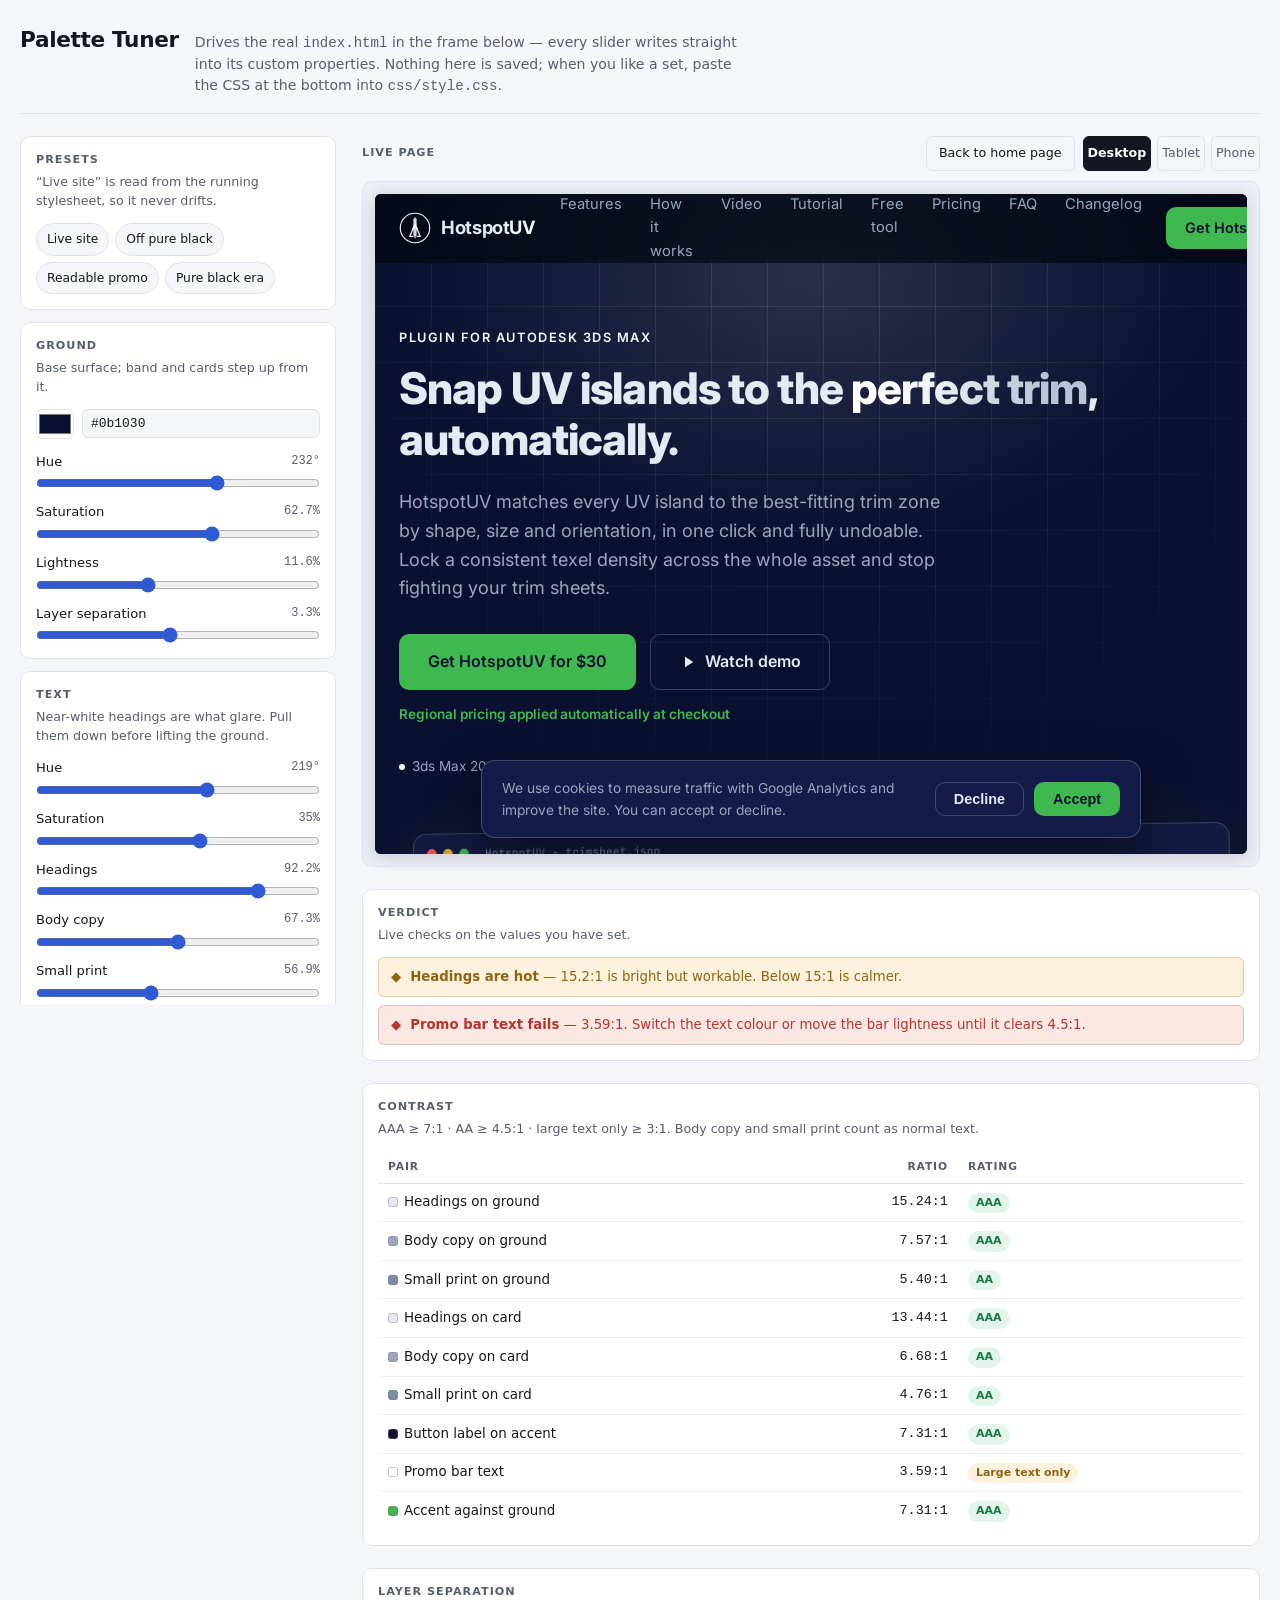
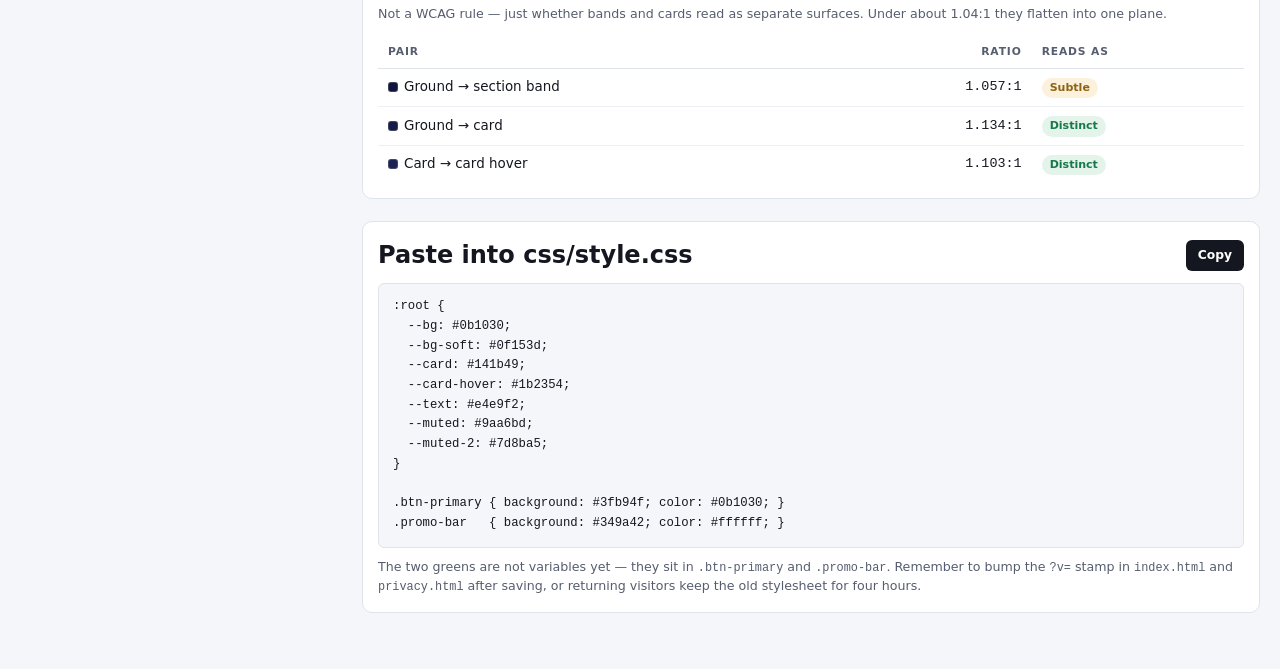
<file: dev/palette-tuner.html>
<!DOCTYPE html>
<html lang="en">
<head>
<meta charset="UTF-8">
<meta name="viewport" content="width=device-width, initial-scale=1.0">
<meta name="robots" content="noindex, nofollow">
<title>Palette Tuner — HotspotUV site (dev)</title>
<style>
  :root {
    --paper: #f4f6f9;
    --panel: #ffffff;
    --ink: #14171f;
    --ink-soft: #565d6e;
    --line: #dfe4ec;
    --line-soft: #eceff5;
    --focus: #2f5ad4;
    --ok: #17794a;  --ok-bg: #e4f4ea;
    --warn: #8f6410; --warn-bg: #fbf1dc;
    --bad: #b3352b;  --bad-bg: #fbe7e4;
    --ui: system-ui, -apple-system, "Segoe UI", Roboto, sans-serif;
    --mono: ui-monospace, "Cascadia Code", "SF Mono", Consolas, monospace;
    --r: 10px; --r-sm: 6px;
  }
  @media (prefers-color-scheme: dark) {
    :root {
      --paper: #0f1117; --panel: #161a23; --ink: #e8ebf2; --ink-soft: #98a0b2;
      --line: #262b36; --line-soft: #1d222c; --focus: #87a6ff;
      --ok: #4cc182; --ok-bg: #16301f;
      --warn: #dda548; --warn-bg: #302713;
      --bad: #f0806f; --bad-bg: #331c19;
    }
  }

  * { box-sizing: border-box; }
  body {
    margin: 0; background: var(--paper); color: var(--ink);
    font-family: var(--ui); line-height: 1.5; -webkit-font-smoothing: antialiased;
  }
  .wrap { max-width: 1500px; margin: 0 auto; padding: 24px 20px 60px; }

  .masthead {
    display: flex; flex-wrap: wrap; align-items: baseline; gap: 6px 16px;
    padding-bottom: 16px; border-bottom: 1px solid var(--line); margin-bottom: 22px;
  }
  .masthead h1 { font-size: 1.35rem; font-weight: 650; letter-spacing: -0.015em; margin: 0; }
  .masthead p { margin: 0; color: var(--ink-soft); font-size: 0.88rem; max-width: 62ch; }

  .layout { display: grid; grid-template-columns: 320px minmax(0, 1fr); gap: 22px; align-items: start; }
  @media (max-width: 1000px) {
    .layout { grid-template-columns: 1fr; }
    .rail { position: static; max-height: none; }
  }
  .rail {
    position: sticky; top: 16px; max-height: calc(100vh - 32px); overflow-y: auto;
    display: flex; flex-direction: column; gap: 12px; padding-right: 4px;
  }
  .stage { display: flex; flex-direction: column; gap: 22px; min-width: 0; }

  .panel { background: var(--panel); border: 1px solid var(--line); border-radius: var(--r); padding: 15px; }
  .panel > h2 {
    margin: 0 0 4px; font-size: 0.7rem; font-weight: 650; letter-spacing: 0.09em;
    text-transform: uppercase; color: var(--ink-soft);
  }
  .panel > .hint { margin: 0 0 12px; font-size: 0.79rem; color: var(--ink-soft); }

  .ctl { display: grid; grid-template-columns: 1fr auto; gap: 2px 10px; margin-bottom: 11px; }
  .ctl:last-child { margin-bottom: 0; }
  .ctl label { font-size: 0.82rem; }
  .ctl output { font-family: var(--mono); font-size: 0.75rem; font-variant-numeric: tabular-nums; color: var(--ink-soft); }
  .ctl input[type="range"] { grid-column: 1 / -1; width: 100%; accent-color: var(--focus); margin: 2px 0 0; }

  .swatch-row { display: flex; align-items: center; gap: 8px; margin-bottom: 13px; }
  .swatch-row input[type="color"] {
    width: 38px; height: 30px; padding: 0; background: none; cursor: pointer;
    border: 1px solid var(--line); border-radius: var(--r-sm);
  }
  .swatch-row input[type="text"] {
    flex: 1; min-width: 0; font-family: var(--mono); font-size: 0.81rem; text-transform: lowercase;
    padding: 6px 8px; color: var(--ink); background: var(--paper);
    border: 1px solid var(--line); border-radius: var(--r-sm);
  }

  .seg { display: flex; gap: 6px; flex-wrap: wrap; }
  .seg button {
    flex: 1; font: inherit; font-size: 0.79rem; padding: 7px 4px; cursor: pointer;
    color: var(--ink-soft); background: var(--paper);
    border: 1px solid var(--line); border-radius: var(--r-sm);
  }
  .seg button[aria-pressed="true"] {
    color: var(--panel); background: var(--ink); border-color: var(--ink); font-weight: 600;
  }
  .presets { display: flex; flex-wrap: wrap; gap: 6px; }
  .presets button {
    font: inherit; font-size: 0.77rem; padding: 6px 10px; cursor: pointer;
    color: var(--ink); background: var(--paper);
    border: 1px solid var(--line); border-radius: 999px;
  }
  .presets button:hover, .seg button:hover { border-color: var(--focus); }
  :where(button, input, [tabindex]):focus-visible { outline: 2px solid var(--focus); outline-offset: 2px; }

  /* ---------- live frame ---------- */
  .frame-head {
    display: flex; flex-wrap: wrap; align-items: center; justify-content: space-between;
    gap: 10px; margin-bottom: 10px;
  }
  .frame-head h2 { margin: 0; font-size: 0.7rem; font-weight: 650; letter-spacing: 0.09em; text-transform: uppercase; color: var(--ink-soft); }
  .framebox {
    border: 1px solid var(--line); border-radius: var(--r);
    background: var(--line-soft); padding: 12px; display: flex; justify-content: center;
  }
  iframe {
    display: block; width: 100%; height: 660px; border: 0;
    border-radius: var(--r-sm); background: #000;
    box-shadow: 0 3px 18px rgba(0, 0, 0, 0.16);
  }
  .fallback {
    display: none; padding: 14px 16px; margin-top: 10px;
    font-size: 0.86rem; line-height: 1.6; border-radius: var(--r-sm);
    color: var(--bad); background: var(--bad-bg);
    border: 1px solid color-mix(in srgb, var(--bad) 25%, transparent);
  }
  .fallback code { font-family: var(--mono); font-size: 0.94em; }
  /* script access denied: the frame is useless, so hide it */
  body.state-blocked .framebox { display: none; }
  body.state-blocked .fallback { display: block; }
  /* frame works but this page has its own palette: keep it, just explain */
  body.state-foreign .fallback {
    display: block;
    color: var(--warn); background: var(--warn-bg);
    border-color: color-mix(in srgb, var(--warn) 25%, transparent);
  }
  .home {
    font: inherit; font-size: 0.79rem; padding: 7px 12px; cursor: pointer;
    color: var(--ink); background: var(--paper);
    border: 1px solid var(--line); border-radius: var(--r-sm);
  }
  .home:hover { border-color: var(--focus); }

  /* ---------- readouts ---------- */
  .advisories { display: flex; flex-direction: column; gap: 8px; }
  .adv {
    display: flex; gap: 9px; align-items: flex-start; padding: 9px 12px;
    border-radius: var(--r-sm); font-size: 0.83rem; border: 1px solid transparent;
  }
  .adv b { font-weight: 650; }
  .adv-ok { background: var(--ok-bg); color: var(--ok); border-color: color-mix(in srgb, var(--ok) 25%, transparent); }
  .adv-warn { background: var(--warn-bg); color: var(--warn); border-color: color-mix(in srgb, var(--warn) 25%, transparent); }
  .adv-bad { background: var(--bad-bg); color: var(--bad); border-color: color-mix(in srgb, var(--bad) 25%, transparent); }

  .tablewrap { overflow-x: auto; }
  table { width: 100%; border-collapse: collapse; font-size: 0.84rem; }
  th, td { text-align: left; padding: 8px 10px; border-bottom: 1px solid var(--line-soft); white-space: nowrap; }
  th { font-size: 0.67rem; font-weight: 650; letter-spacing: 0.08em; text-transform: uppercase; color: var(--ink-soft); border-bottom-color: var(--line); }
  td.num { font-family: var(--mono); font-variant-numeric: tabular-nums; text-align: right; }
  tr:last-child td { border-bottom: none; }
  .chip { display: inline-block; padding: 2px 8px; border-radius: 999px; font-size: 0.69rem; font-weight: 650; }
  .chip-ok { background: var(--ok-bg); color: var(--ok); }
  .chip-warn { background: var(--warn-bg); color: var(--warn); }
  .chip-bad { background: var(--bad-bg); color: var(--bad); }
  .dot { display: inline-block; width: 10px; height: 10px; border-radius: 3px; border: 1px solid rgba(128,128,128,0.4); vertical-align: -1px; margin-right: 6px; }

  .out-head { display: flex; align-items: center; justify-content: space-between; gap: 12px; margin-bottom: 10px; }
  .copy {
    font: inherit; font-size: 0.77rem; font-weight: 600; padding: 6px 12px; cursor: pointer;
    color: var(--panel); background: var(--ink); border: none; border-radius: var(--r-sm);
  }
  .copy:hover { opacity: 0.88; }
  pre {
    margin: 0; padding: 13px 14px; background: var(--paper);
    border: 1px solid var(--line); border-radius: var(--r-sm);
    font-family: var(--mono); font-size: 0.77rem; line-height: 1.6; overflow-x: auto; color: var(--ink);
  }
  .note { margin: 10px 0 0; font-size: 0.79rem; color: var(--ink-soft); }
  .note code { font-family: var(--mono); font-size: 0.94em; }

  @media (prefers-reduced-motion: reduce) { * { transition: none !important; animation: none !important; } }
</style>
</head>
<body>

<div class="wrap">

  <header class="masthead">
    <h1>Palette Tuner</h1>
    <p>Drives the real <code>index.html</code> in the frame below — every slider writes straight into its custom properties. Nothing here is saved; when you like a set, paste the CSS at the bottom into <code>css/style.css</code>.</p>
  </header>

  <div class="layout">

    <aside class="rail">

      <section class="panel">
        <h2>Presets</h2>
        <p class="hint">“Live site” is read from the running stylesheet, so it never drifts.</p>
        <div class="presets" id="presets"></div>
      </section>

      <section class="panel">
        <h2>Ground</h2>
        <p class="hint">Base surface; band and cards step up from it.</p>
        <div class="swatch-row">
          <input type="color" id="bgPick" aria-label="Ground colour picker">
          <input type="text" id="bgHex" aria-label="Ground hex value" spellcheck="false">
        </div>
        <div class="ctl"><label for="bgH">Hue</label><output id="bgHOut"></output><input type="range" id="bgH" min="0" max="360" step="1"></div>
        <div class="ctl"><label for="bgS">Saturation</label><output id="bgSOut"></output><input type="range" id="bgS" min="0" max="100" step="0.5"></div>
        <div class="ctl"><label for="bgL">Lightness</label><output id="bgLOut"></output><input type="range" id="bgL" min="0" max="30" step="0.2"></div>
        <div class="ctl"><label for="step">Layer separation</label><output id="stepOut"></output><input type="range" id="step" min="0" max="7" step="0.1"></div>
      </section>

      <section class="panel">
        <h2>Text</h2>
        <p class="hint">Near-white headings are what glare. Pull them down before lifting the ground.</p>
        <div class="ctl"><label for="txH">Hue</label><output id="txHOut"></output><input type="range" id="txH" min="0" max="360" step="1"></div>
        <div class="ctl"><label for="txS">Saturation</label><output id="txSOut"></output><input type="range" id="txS" min="0" max="60" step="0.5"></div>
        <div class="ctl"><label for="txL">Headings</label><output id="txLOut"></output><input type="range" id="txL" min="60" max="100" step="0.5"></div>
        <div class="ctl"><label for="mtL">Body copy</label><output id="mtLOut"></output><input type="range" id="mtL" min="40" max="95" step="0.5"></div>
        <div class="ctl"><label for="m2L">Small print</label><output id="m2LOut"></output><input type="range" id="m2L" min="35" max="90" step="0.5"></div>
      </section>

      <section class="panel">
        <h2>Accent</h2>
        <p class="hint">The buy button.</p>
        <div class="swatch-row">
          <input type="color" id="acPick" aria-label="Accent colour picker">
          <input type="text" id="acHex" aria-label="Accent hex value" spellcheck="false">
        </div>
        <div class="ctl"><label for="acH">Hue</label><output id="acHOut"></output><input type="range" id="acH" min="0" max="360" step="1"></div>
        <div class="ctl"><label for="acS">Saturation</label><output id="acSOut"></output><input type="range" id="acS" min="0" max="100" step="0.5"></div>
        <div class="ctl"><label for="acL">Lightness</label><output id="acLOut"></output><input type="range" id="acL" min="15" max="80" step="0.5"></div>
      </section>

      <section class="panel">
        <h2>Promo bar</h2>
        <p class="hint">Its text is 13.6px bold — normal text, so it needs 4.5:1, not the 3:1 large-text allowance.</p>
        <div class="ctl"><label for="prL">Bar lightness</label><output id="prLOut"></output><input type="range" id="prL" min="15" max="75" step="0.5"></div>
        <div class="seg" id="promoInk" role="group" aria-label="Promo bar text colour">
          <button type="button" data-ink="white">White text</button>
          <button type="button" data-ink="ground">Dark text</button>
        </div>
      </section>

    </aside>

    <main class="stage">

      <section>
        <div class="frame-head">
          <h2>Live page</h2>
          <div style="display:flex; gap:8px; flex-wrap:wrap; align-items:center">
            <button type="button" class="home" id="home">Back to home page</button>
            <div class="seg" id="device" role="group" aria-label="Preview width">
              <button type="button" data-w="100%">Desktop</button>
              <button type="button" data-w="768px">Tablet</button>
              <button type="button" data-w="375px">Phone</button>
            </div>
          </div>
        </div>
        <div class="framebox">
          <iframe id="site" src="../index.html" title="Live preview of the site"></iframe>
        </div>
        <div class="fallback" id="fallback"></div>
      </section>

      <section class="panel">
        <h2>Verdict</h2>
        <p class="hint">Live checks on the values you have set.</p>
        <div class="advisories" id="advisories"></div>
      </section>

      <section class="panel">
        <h2>Contrast</h2>
        <p class="hint">AAA ≥ 7:1 · AA ≥ 4.5:1 · large text only ≥ 3:1. Body copy and small print count as normal text.</p>
        <div class="tablewrap">
          <table><thead><tr><th>Pair</th><th style="text-align:right">Ratio</th><th>Rating</th></tr></thead><tbody id="ratios"></tbody></table>
        </div>
      </section>

      <section class="panel">
        <h2>Layer separation</h2>
        <p class="hint">Not a WCAG rule — just whether bands and cards read as separate surfaces. Under about 1.04:1 they flatten into one plane.</p>
        <div class="tablewrap">
          <table><thead><tr><th>Pair</th><th style="text-align:right">Ratio</th><th>Reads as</th></tr></thead><tbody id="layers"></tbody></table>
        </div>
      </section>

      <section class="panel">
        <div class="out-head">
          <h2 style="margin:0">Paste into css/style.css</h2>
          <button class="copy" type="button" id="copyCss">Copy</button>
        </div>
        <pre id="cssOut"></pre>
        <p class="note">The two greens are not variables yet — they sit in <code>.btn-primary</code> and <code>.promo-bar</code>. Remember to bump the <code>?v=</code> stamp in <code>index.html</code> and <code>privacy.html</code> after saving, or returning visitors keep the old stylesheet for four hours.</p>
      </section>

    </main>
  </div>
</div>

<script>
(function () {
  "use strict";

  /* ---------- colour maths ---------- */
  function hslToRgb(h, s, l) {
    h = ((h % 360) + 360) % 360; s /= 100; l /= 100;
    var c = (1 - Math.abs(2 * l - 1)) * s,
        x = c * (1 - Math.abs((h / 60) % 2 - 1)),
        m = l - c / 2, r = 0, g = 0, b = 0;
    if (h < 60) { r = c; g = x; }
    else if (h < 120) { r = x; g = c; }
    else if (h < 180) { g = c; b = x; }
    else if (h < 240) { g = x; b = c; }
    else if (h < 300) { r = x; b = c; }
    else { r = c; b = x; }
    return [Math.round((r + m) * 255), Math.round((g + m) * 255), Math.round((b + m) * 255)];
  }
  function hex(h, s, l) {
    return "#" + hslToRgb(h, s, l).map(function (v) { return v.toString(16).padStart(2, "0"); }).join("");
  }
  function hexToRgb(x) {
    x = String(x).trim().replace("#", "");
    if (x.length === 3) x = x.split("").map(function (c) { return c + c; }).join("");
    return [parseInt(x.slice(0, 2), 16), parseInt(x.slice(2, 4), 16), parseInt(x.slice(4, 6), 16)];
  }
  function anyToHex(v) {
    v = String(v).trim();
    if (v.charAt(0) === "#") return v.length === 4
      ? "#" + v.slice(1).split("").map(function (c) { return c + c; }).join("")
      : v.slice(0, 7);
    var m = v.match(/rgba?\(([^)]+)\)/);
    if (!m) return null;
    var p = m[1].split(/[,\s/]+/).map(parseFloat);
    return "#" + p.slice(0, 3).map(function (n) { return Math.round(n).toString(16).padStart(2, "0"); }).join("");
  }
  function rgbToHsl(r, g, b) {
    r /= 255; g /= 255; b /= 255;
    var mx = Math.max(r, g, b), mn = Math.min(r, g, b), d = mx - mn,
        l = (mx + mn) / 2, s = 0, h = 0;
    if (d) {
      s = d / (1 - Math.abs(2 * l - 1));
      if (mx === r) h = ((g - b) / d) % 6;
      else if (mx === g) h = (b - r) / d + 2;
      else h = (r - g) / d + 4;
      h *= 60; if (h < 0) h += 360;
    }
    return [h, s * 100, l * 100];
  }
  var round1 = function (n) { return Math.round(n * 10) / 10; };
  function hslOf(v) {
    var h = anyToHex(v); if (!h) return null;
    var t = rgbToHsl.apply(null, hexToRgb(h));
    return { h: Math.round(t[0]), s: round1(t[1]), l: round1(t[2]) };
  }
  function lum(x) {
    return hexToRgb(x).map(function (v) {
      v /= 255;
      return v <= 0.03928 ? v / 12.92 : Math.pow((v + 0.055) / 1.055, 2.4);
    }).reduce(function (a, v, i) { return a + v * [0.2126, 0.7152, 0.0722][i]; }, 0);
  }
  function ratio(a, b) {
    var x = lum(a), y = lum(b), hi = Math.max(x, y), lo = Math.min(x, y);
    return (hi + 0.05) / (lo + 0.05);
  }
  var isHex = function (v) { return /^#?([0-9a-f]{3}|[0-9a-f]{6})$/i.test(String(v).trim()); };

  /* ---------- state ---------- */
  var FALLBACK = {
    bgH: 232, bgS: 62.7, bgL: 11.6, step: 3.5,
    txH: 219, txS: 35, txL: 92.2, mtS: 21, mtL: 67.3, m2S: 18, m2L: 56.9,
    acH: 128, acS: 49, acL: 48.6, prL: 40.4, promoInk: "white"
  };
  var PRESETS = {
    "Live site": Object.assign({}, FALLBACK),
    "Off pure black": { bgH: 232, bgS: 55, bgL: 14.5, step: 4, txH: 219, txS: 30, txL: 88, mtS: 21, mtL: 66, m2S: 18, m2L: 58, acH: 128, acS: 49, acL: 48.6, prL: 45, promoInk: "ground" },
    "Readable promo": { bgH: 232, bgS: 62.7, bgL: 11.6, step: 3.5, txH: 219, txS: 35, txL: 92.2, mtS: 21, mtL: 67.3, m2S: 18, m2L: 56.9, acH: 128, acS: 49, acL: 52, prL: 52, promoInk: "ground" },
    "Pure black era": { bgH: 232, bgS: 67.4, bgL: 8.4, step: 3, txH: 214, txS: 20, txL: 96.1, mtS: 21, mtL: 67.3, m2S: 16, m2L: 49.8, acH: 128, acS: 49, acL: 48.6, prL: 40.4, promoInk: "white" }
  };
  var S = Object.assign({}, PRESETS["Live site"]);

  var el = function (id) { return document.getElementById(id); };
  var SLIDERS = ["bgH", "bgS", "bgL", "step", "txH", "txS", "txL", "mtL", "m2L", "acH", "acS", "acL", "prL"];
  var UNITS = { bgH: "°", bgS: "%", bgL: "%", step: "%", txH: "°", txS: "%", txL: "%", mtL: "%", m2L: "%", acH: "°", acS: "%", acL: "%", prL: "%" };

  function tokens() {
    var st = S.step;
    return {
      bg:        hex(S.bgH, S.bgS, S.bgL),
      bgSoft:    hex(S.bgH, S.bgS - 3, S.bgL + st),
      card:      hex(S.bgH, S.bgS - 6, S.bgL + st * 2),
      cardHover: hex(S.bgH, S.bgS - 11, S.bgL + st * 3.1),
      text:      hex(S.txH, S.txS, S.txL),
      muted:     hex(S.txH, S.mtS, S.mtL),
      muted2:    hex(S.txH, S.m2S, S.m2L),
      accent:    hex(S.acH, S.acS, S.acL),
      promo:     hex(S.acH, S.acS, S.prL)
    };
  }

  /* ---------- read the running stylesheet ---------- */
  var frame = el("site"), fdoc = null;

  function setState(state, html) {
    document.body.classList.remove("state-blocked", "state-foreign");
    if (state) document.body.classList.add("state-" + state);
    el("fallback").innerHTML = html || "";
  }

  function readLive() {
    var cs, get, bg, soft, tx, mt, m2;
    try {
      fdoc = frame.contentDocument;
      if (!fdoc || !fdoc.documentElement) throw new Error("unreadable");
      cs = fdoc.defaultView.getComputedStyle(fdoc.documentElement);
      get = function (n) { return cs.getPropertyValue(n).trim(); };
      bg = hslOf(get("--bg")); soft = hslOf(get("--bg-soft"));
      tx = hslOf(get("--text")); mt = hslOf(get("--muted")); m2 = hslOf(get("--muted-2"));
    } catch (e) {
      fdoc = null;
      setState("blocked",
        "<b>The page cannot be driven from here.</b><br>" +
        "Open this tool over a local server rather than double-clicking the file — browsers block script access between <code>file://</code> documents. " +
        "From the repo root run <code>python -m http.server 8000</code>, then visit <code>http://localhost:8000/dev/palette-tuner.html</code>.");
      return false;
    }

    /* Same origin and readable, but not a page built on the site palette —
       tutorial.html carries its own tokens and its own light/dark theme. */
    if (!bg || !tx) {
      var where = "";
      try { where = fdoc.location.pathname.split("/").pop() || "this page"; } catch (e) { where = "this page"; }
      setState("foreign",
        "<b>" + where + " has its own palette.</b> It does not use <code>css/style.css</code>, " +
        "so the sliders leave it untouched — nothing is broken. The readings below still describe " +
        "the values you have set. Use <b>Back to home page</b> to return to a page these tokens apply to.");
      return false;
    }

    try {

      var live = {
        bgH: bg.h, bgS: bg.s, bgL: bg.l,
        step: soft ? Math.max(0, round1(soft.l - bg.l)) : 3.5,
        txH: tx.h, txS: tx.s, txL: tx.l,
        mtS: mt ? mt.s : 21, mtL: mt ? mt.l : 67.3,
        m2S: m2 ? m2.s : 18, m2L: m2 ? m2.l : 56.9,
        acH: FALLBACK.acH, acS: FALLBACK.acS, acL: FALLBACK.acL,
        prL: FALLBACK.prL, promoInk: "white"
      };

      /* the two greens are plain declarations, so read them off real elements */
      var btn = fdoc.querySelector(".btn-primary"), bar = fdoc.querySelector(".promo-bar");
      if (btn) {
        var a = hslOf(fdoc.defaultView.getComputedStyle(btn).backgroundColor);
        if (a && a.s > 5) { live.acH = a.h; live.acS = a.s; live.acL = a.l; }
      }
      if (bar) {
        var bs = fdoc.defaultView.getComputedStyle(bar);
        var p = hslOf(bs.backgroundColor);
        if (p && p.s > 5) live.prL = p.l;
        var ink = hslOf(bs.color);
        if (ink) live.promoInk = ink.l > 55 ? "white" : "ground";
      }

      PRESETS["Live site"] = live;
      S = Object.assign({}, live);
      setState(null);
      return true;
    } catch (e) {
      setState("blocked",
        "<b>The page cannot be driven from here.</b><br>" +
        "Reading its styles failed unexpectedly. Serve the repo over " +
        "<code>python -m http.server 8000</code> and open the tool from " +
        "<code>http://localhost:8000/dev/palette-tuner.html</code>.");
      return false;
    }
  }

  /* ---------- push into the page ---------- */
  function inject(t, accentInk, promoInk) {
    if (!fdoc || document.body.classList.contains("state-foreign")) return;
    try {
      var root = fdoc.documentElement;
      root.style.setProperty("--bg", t.bg);
      root.style.setProperty("--bg-soft", t.bgSoft);
      root.style.setProperty("--card", t.card);
      root.style.setProperty("--card-hover", t.cardHover);
      root.style.setProperty("--text", t.text);
      root.style.setProperty("--muted", t.muted);
      root.style.setProperty("--muted-2", t.muted2);

      var tag = fdoc.getElementById("tuner-override");
      if (!tag) {
        tag = fdoc.createElement("style");
        tag.id = "tuner-override";
        fdoc.head.appendChild(tag);
      }
      tag.textContent =
        ".btn-primary{background:" + t.accent + ";color:" + accentInk + ";box-shadow:none;}" +
        ".promo-bar{background:" + t.promo + ";color:" + promoInk + ";}" +
        ".promo-bar:hover{background:" + t.promo + ";}" +
        ".promo-cta{background:" + t.bg + ";color:" + promoInk + ";}";
    } catch (e) {
      fdoc = null;
    }
  }

  /* ---------- render ---------- */
  function render() {
    var t = tokens();
    var promoInk = S.promoInk === "white" ? "#ffffff" : t.bg;
    var accentInk = ratio("#ffffff", t.accent) >= ratio(t.bg, t.accent) ? "#ffffff" : t.bg;

    inject(t, accentInk, promoInk);

    SLIDERS.forEach(function (k) {
      el(k).value = S[k];
      el(k + "Out").textContent = round1(S[k]) + UNITS[k];
    });
    el("bgPick").value = t.bg; el("bgHex").value = t.bg;
    el("acPick").value = t.accent; el("acHex").value = t.accent;
    Array.prototype.forEach.call(el("promoInk").children, function (b) {
      b.setAttribute("aria-pressed", b.dataset.ink === S.promoInk ? "true" : "false");
    });

    var pairs = [
      ["Headings on ground", t.text, t.bg, 4.5],
      ["Body copy on ground", t.muted, t.bg, 4.5],
      ["Small print on ground", t.muted2, t.bg, 4.5],
      ["Headings on card", t.text, t.card, 4.5],
      ["Body copy on card", t.muted, t.card, 4.5],
      ["Small print on card", t.muted2, t.card, 4.5],
      ["Button label on accent", accentInk, t.accent, 4.5],
      ["Promo bar text", promoInk, t.promo, 4.5],
      ["Accent against ground", t.accent, t.bg, 3]
    ];
    el("ratios").innerHTML = pairs.map(function (row) {
      var r = ratio(row[1], row[2]), cls, label;
      if (r >= 7) { cls = "chip-ok"; label = "AAA"; }
      else if (r >= 4.5) { cls = "chip-ok"; label = "AA"; }
      else if (r >= 3) { cls = row[3] === 3 ? "chip-ok" : "chip-warn"; label = row[3] === 3 ? "Pass" : "Large text only"; }
      else { cls = "chip-bad"; label = "Fail"; }
      return "<tr><td><span class='dot' style='background:" + row[1] + "'></span>" + row[0] +
             "</td><td class='num'>" + r.toFixed(2) + ":1</td><td><span class='chip " + cls + "'>" + label + "</span></td></tr>";
    }).join("");

    var layers = [
      ["Ground → section band", t.bg, t.bgSoft],
      ["Ground → card", t.bg, t.card],
      ["Card → card hover", t.card, t.cardHover]
    ];
    el("layers").innerHTML = layers.map(function (row) {
      var r = ratio(row[1], row[2]), cls, label;
      if (r < 1.04) { cls = "chip-bad"; label = "Flat"; }
      else if (r < 1.09) { cls = "chip-warn"; label = "Subtle"; }
      else if (r < 1.5) { cls = "chip-ok"; label = "Distinct"; }
      else { cls = "chip-warn"; label = "Heavy"; }
      return "<tr><td><span class='dot' style='background:" + row[2] + "'></span>" + row[0] +
             "</td><td class='num'>" + r.toFixed(3) + ":1</td><td><span class='chip " + cls + "'>" + label + "</span></td></tr>";
    }).join("");

    var adv = [], headR = ratio(t.text, t.bg), groundL = lum(t.bg);
    if (headR > 16) adv.push(["bad", "Heading glare", "At " + headR.toFixed(1) + ":1 you are near the 21:1 ceiling. Large bold type at this contrast smears for readers with astigmatism."]);
    else if (headR > 14) adv.push(["warn", "Headings are hot", headR.toFixed(1) + ":1 is bright but workable. Below 15:1 is calmer."]);
    else if (headR < 7) adv.push(["bad", "Headings too faint", headR.toFixed(1) + ":1 misses AAA and reads washed out."]);
    else adv.push(["ok", "Headings balanced", headR.toFixed(1) + ":1 — clear of AAA without glare."]);

    if (groundL < 0.005) adv.push(["warn", "Ground is effectively black", "Luminance " + groundL.toFixed(4) + ". The page reads as a void rather than a surface, and dark screenshots lose their edges against it."]);

    var smallR = ratio(t.muted2, t.card);
    if (smallR < 4.5) adv.push(["bad", "Small print fails on cards", smallR.toFixed(2) + ":1 against the card, under the 4.5:1 floor for normal text."]);

    var promoR = ratio(promoInk, t.promo);
    if (promoR < 4.5) adv.push(["bad", "Promo bar text fails", promoR.toFixed(2) + ":1. Switch the text colour or move the bar lightness until it clears 4.5:1."]);
    else adv.push(["ok", "Promo bar reads", promoR.toFixed(2) + ":1 — clears the floor for 13.6px bold."]);

    el("advisories").innerHTML = adv.map(function (a) {
      return "<div class='adv adv-" + a[0] + "'><span>◆</span><span><b>" + a[1] + "</b> — " + a[2] + "</span></div>";
    }).join("");

    el("cssOut").textContent =
      ":root {\n" +
      "  --bg: " + t.bg + ";\n  --bg-soft: " + t.bgSoft + ";\n  --card: " + t.card + ";\n" +
      "  --card-hover: " + t.cardHover + ";\n  --text: " + t.text + ";\n" +
      "  --muted: " + t.muted + ";\n  --muted-2: " + t.muted2 + ";\n}\n\n" +
      ".btn-primary { background: " + t.accent + "; color: " + accentInk + "; }\n" +
      ".promo-bar   { background: " + t.promo + "; color: " + promoInk + "; }";
  }

  /* ---------- wiring ---------- */
  SLIDERS.forEach(function (k) {
    el(k).addEventListener("input", function (e) {
      var v = parseFloat(e.target.value);
      if (k === "txS") {
        /* body and small print keep their distance from the heading colour */
        var d = v - S.txS;
        S.mtS = Math.max(0, Math.min(100, round1(S.mtS + d)));
        S.m2S = Math.max(0, Math.min(100, round1(S.m2S + d)));
      }
      S[k] = v;
      render();
    });
  });

  function setFromHex(value, target) {
    if (!isHex(value)) return;
    var t = hslOf(value);
    if (target === "bg") { S.bgH = t.h; S.bgS = t.s; S.bgL = t.l; }
    else { S.acH = t.h; S.acS = t.s; S.acL = t.l; }
    render();
  }
  el("bgPick").addEventListener("input", function (e) { setFromHex(e.target.value, "bg"); });
  el("acPick").addEventListener("input", function (e) { setFromHex(e.target.value, "ac"); });
  el("bgHex").addEventListener("change", function (e) { setFromHex(e.target.value, "bg"); });
  el("acHex").addEventListener("change", function (e) { setFromHex(e.target.value, "ac"); });

  el("promoInk").addEventListener("click", function (e) {
    var b = e.target.closest("button"); if (!b) return;
    S.promoInk = b.dataset.ink; render();
  });

  el("presets").innerHTML = Object.keys(PRESETS).map(function (n) {
    return "<button type='button'>" + n + "</button>";
  }).join("");
  el("presets").addEventListener("click", function (e) {
    var b = e.target.closest("button"); if (!b) return;
    S = Object.assign({}, PRESETS[b.textContent]);
    render();
  });

  el("device").addEventListener("click", function (e) {
    var b = e.target.closest("button"); if (!b) return;
    frame.style.width = b.dataset.w;
    Array.prototype.forEach.call(el("device").children, function (x) {
      x.setAttribute("aria-pressed", x === b ? "true" : "false");
    });
  });
  el("device").firstElementChild.setAttribute("aria-pressed", "true");

  el("home").addEventListener("click", function () { frame.src = "../index.html"; });

  el("copyCss").addEventListener("click", function () {
    var btn = el("copyCss"), old = btn.textContent;
    navigator.clipboard.writeText(el("cssOut").textContent).then(function () {
      btn.textContent = "Copied";
      setTimeout(function () { btn.textContent = old; }, 1400);
    }).catch(function () { btn.textContent = "Press Ctrl+C"; });
  });

  /* the frame reloads its own stylesheet, so re-read and re-apply each time */
  frame.addEventListener("load", function () { readLive(); render(); });
  render();
})();
</script>
</body>
</html>
</file>
<file: css/style.css>
/* ============================================================
   HotspotUV, 3Design DK
   Monochrome white-on-navy theme
   ============================================================ */

:root {
  /* Dark navy, deliberately lifted off pure black: near-white text on a
     near-black ground measured 17.8:1, close to the 21:1 ceiling, which is
     what makes big headings glare. This ladder keeps the identity and puts
     headings at 15.2:1, body at 7.6:1 and small text at 5.3:1 (was 4.3:1,
     under the 4.5:1 AA floor). Re-measure, don't eyeball, when changing. */
  --bg: #0b1030;
  --bg-soft: #10163c;
  --card: #151c4a;
  --card-hover: #1c2456;
  --border: rgba(255, 255, 255, 0.10);
  --border-strong: rgba(255, 255, 255, 0.20);
  --text: #e4e9f2;
  --muted: #9aa6bd;
  --muted-2: #7d89a5;
  --accent: #f3f5f7;
  --accent-soft: rgba(255, 255, 255, 0.10);
  --accent-glow: rgba(255, 255, 255, 0.16);
  --radius: 14px;
  --radius-sm: 9px;
  --font: "Inter", ui-sans-serif, system-ui, -apple-system, sans-serif;
  --mono: "JetBrains Mono", ui-monospace, "Cascadia Code", monospace;
}

* { margin: 0; padding: 0; box-sizing: border-box; }

html { scroll-behavior: smooth; scroll-padding-top: 84px; }

body {
  font-family: var(--font);
  background: var(--bg);
  color: var(--text);
  line-height: 1.6;
  -webkit-font-smoothing: antialiased;
  overflow-x: hidden;
}

.container { max-width: 1140px; margin: 0 auto; padding: 0 24px; }
.container.narrow { max-width: 820px; }

h1, h2, h3 { line-height: 1.15; letter-spacing: -0.02em; font-weight: 700; }
h1 { font-size: clamp(2.2rem, 5vw, 3.4rem); font-weight: 800; }
h2 { font-size: clamp(1.7rem, 3.5vw, 2.4rem); }
h3 { font-size: 1.1rem; }

p { color: var(--muted); }

a { color: inherit; text-decoration: none; }

code {
  font-family: var(--mono);
  font-size: 0.85em;
  background: var(--accent-soft);
  color: var(--accent);
  padding: 0.1em 0.4em;
  border-radius: 5px;
}

::selection { background: var(--accent); color: var(--bg); }

/* ---------- promo bar (launch offer) ---------- */
.promo-bar {
  display: none;
  position: fixed;
  top: 0; left: 0; right: 0;
  z-index: 101;
  align-items: center;
  justify-content: center;
  flex-wrap: wrap;
  gap: 6px;
  min-height: 38px;
  padding: 6px 16px;
  background: #2ea043;
  color: #ffffff;
  font-size: 0.85rem;
  font-weight: 600;
  line-height: 1.3;
  text-align: center;
}
.promo-bar:hover { background: #3fb950; }
.promo-bar strong { font-weight: 800; }
.promo-days { font-weight: 600; }
.promo-cta {
  margin-left: 10px;
  padding: 2px 10px;
  border-radius: 999px;
  background: var(--bg);
  color: #ffffff;
  font-size: 0.8rem;
  white-space: nowrap;
}
.promo-echo {
  margin-top: 14px;
  font-size: 0.85rem;
  font-weight: 600;
  color: #3fb950;
}
.cta-section .promo-echo { text-align: center; }

body.promo-active .promo-bar { display: flex; }
body.promo-active .nav { top: var(--promo-h, 38px); }
body.promo-active .hero { padding-top: calc(160px + var(--promo-h, 38px)); }

/* ---------- buttons ---------- */
.btn {
  display: inline-flex;
  align-items: center;
  justify-content: center;
  gap: 8px;
  font-weight: 600;
  border-radius: 10px;
  border: 1px solid transparent;
  cursor: pointer;
  transition: transform 0.15s ease, box-shadow 0.15s ease, background 0.15s ease, border-color 0.15s ease;
  white-space: nowrap;
}
.btn-primary {
  background: #3fb950;
  color: #ffffff;
  box-shadow: 0 0 24px rgba(63, 185, 80, 0.35);
}
.btn-primary:hover { transform: translateY(-2px); background: #46cc59; box-shadow: 0 6px 32px rgba(63, 185, 80, 0.45); }
.btn-ghost {
  background: transparent;
  color: var(--text);
  border-color: var(--border-strong);
}
.btn-ghost:hover { border-color: var(--accent); color: var(--accent); }
.btn-sm { padding: 8px 18px; font-size: 0.9rem; }
.btn-lg { padding: 14px 28px; font-size: 1rem; }
.btn-block { width: 100%; }

/* ---------- nav ---------- */
.nav {
  position: fixed;
  top: 0; left: 0; right: 0;
  z-index: 100;
  background: rgba(4, 8, 17, 0.72);
  backdrop-filter: blur(14px);
  -webkit-backdrop-filter: blur(14px);
  border-bottom: 1px solid transparent;
  transition: border-color 0.25s ease;
}
.nav.scrolled { border-bottom-color: var(--border); }

.nav-inner {
  display: flex;
  align-items: center;
  justify-content: space-between;
  height: 68px;
  gap: 24px;
}

.brand { display: flex; align-items: center; gap: 10px; }
.brand-mark { width: 32px; height: 32px; color: var(--accent); }
.brand-name { font-weight: 700; font-size: 1.15rem; letter-spacing: -0.02em; }
.brand-accent { color: var(--accent); }

.nav-links { display: flex; gap: 28px; }
.nav-links a {
  font-size: 0.92rem;
  color: var(--muted);
  transition: color 0.15s ease;
}
.nav-links a:hover { color: var(--text); }

.nav-cta { display: flex; align-items: center; gap: 12px; }

.nav-toggle {
  display: none;
  flex-direction: column;
  gap: 5px;
  background: none;
  border: none;
  cursor: pointer;
  padding: 6px;
}
.nav-toggle span {
  display: block;
  width: 22px; height: 2px;
  background: var(--text);
  border-radius: 2px;
  transition: transform 0.2s ease, opacity 0.2s ease;
}

/* ---------- hero ---------- */
.hero {
  position: relative;
  padding: 160px 0 90px;
  overflow: hidden;
}
.hero-glow {
  position: absolute;
  top: -220px; left: 50%;
  transform: translateX(-50%);
  width: 900px; height: 600px;
  background: radial-gradient(ellipse at center, rgba(255, 255, 255, 0.13), transparent 65%);
  pointer-events: none;
}
.hero-grid {
  position: absolute;
  inset: 0;
  background-image:
    linear-gradient(var(--border) 1px, transparent 1px),
    linear-gradient(90deg, var(--border) 1px, transparent 1px);
  background-size: 56px 56px;
  mask-image: radial-gradient(ellipse 90% 70% at 50% 0%, black 20%, transparent 75%);
  -webkit-mask-image: radial-gradient(ellipse 90% 70% at 50% 0%, black 20%, transparent 75%);
  pointer-events: none;
}

.hero-inner {
  position: relative;
  display: grid;
  grid-template-columns: 1.05fr 1fr;
  gap: 56px;
  align-items: center;
}

.eyebrow {
  display: inline-block;
  font-size: 0.8rem;
  font-weight: 600;
  text-transform: uppercase;
  letter-spacing: 0.12em;
  color: var(--accent);
  margin-bottom: 16px;
}

.gradient-text {
  background: linear-gradient(100deg, #ffffff 20%, #b9c4d6 80%);
  -webkit-background-clip: text;
  background-clip: text;
  color: transparent;
}

.lead {
  font-size: 1.13rem;
  margin: 22px 0 32px;
  max-width: 34rem;
}

.hero-actions { display: flex; gap: 14px; flex-wrap: wrap; }
.hero-actions.center { justify-content: center; margin-top: 32px; }

.hero-badges {
  display: flex;
  gap: 20px;
  list-style: none;
  margin-top: 30px;
  flex-wrap: wrap;
}
.hero-badges li {
  font-size: 0.85rem;
  color: var(--muted);
  display: flex;
  align-items: center;
  gap: 7px;
}
.hero-badges li::before {
  content: "";
  width: 6px; height: 6px;
  border-radius: 50%;
  background: var(--accent);
  box-shadow: 0 0 8px var(--accent-glow);
}

/* ---------- hero visual (plugin window mock) ---------- */
.hero-visual { perspective: 1200px; }

.window {
  background: var(--bg-soft);
  border: 1px solid var(--border-strong);
  border-radius: var(--radius);
  box-shadow: 0 30px 80px rgba(0, 0, 0, 0.55), 0 0 60px rgba(255, 255, 255, 0.06);
  overflow: hidden;
  transform: rotateY(-4deg) rotateX(2deg);
  transition: transform 0.4s ease;
}
.window:hover { transform: rotateY(0) rotateX(0); }

.window-bar {
  display: flex;
  align-items: center;
  gap: 7px;
  padding: 11px 14px;
  border-bottom: 1px solid var(--border);
  background: rgba(255, 255, 255, 0.02);
}
.dot { width: 10px; height: 10px; border-radius: 50%; }
.dot-r { background: #e5534b; }
.dot-y { background: #d4a72c; }
.dot-g { background: #3fb950; }
.window-title {
  margin-left: 10px;
  font-family: var(--mono);
  font-size: 0.72rem;
  color: var(--muted-2);
}

.window-body {
  display: grid;
  grid-template-columns: 1fr 168px;
  gap: 0;
}

.trim-map { width: 100%; height: auto; display: block; padding: 10px; }

.zones rect {
  fill: rgba(255, 255, 255, 0.045);
  stroke: rgba(255, 255, 255, 0.35);
  stroke-width: 1.2;
}

.island {
  fill: rgba(255, 255, 255, 0.22);
  stroke: var(--accent);
  stroke-width: 1.4;
  opacity: 0;
}

/* islands snap into their zones in sequence */
@keyframes snapIn {
  0%   { opacity: 0; transform: translate(var(--from-x), var(--from-y)) rotate(var(--from-r)) scale(1.25); }
  12%  { opacity: 1; }
  28%  { transform: translate(var(--to-x), var(--to-y)) rotate(0deg) scale(1); }
  82%  { opacity: 1; transform: translate(var(--to-x), var(--to-y)) rotate(0deg) scale(1); }
  100% { opacity: 0; transform: translate(var(--to-x), var(--to-y)) rotate(0deg) scale(1); }
}
.island-1 { --from-x: 90px;  --from-y: 150px; --from-r: 14deg;  --to-x: 22px;  --to-y: 22px;  animation: snapIn 7s ease-in-out infinite; }
.island-2 { --from-x: 300px; --from-y: 30px;  --from-r: -18deg; --to-x: 23px;  --to-y: 91px;  animation: snapIn 7s ease-in-out 0.5s infinite; }
.island-3 { --from-x: 40px;  --from-y: 210px; --from-r: 9deg;   --to-x: 275px; --to-y: 193px; animation: snapIn 7s ease-in-out 1s infinite; }
.island-4 { --from-x: 150px; --from-y: 90px;  --from-r: -7deg;  --to-x: 23px;  --to-y: 192px; animation: snapIn 7s ease-in-out 1.5s infinite; }
.island-5 { --from-x: 250px; --from-y: 230px; --from-r: 21deg;  --to-x: 150px; --to-y: 87px;  animation: snapIn 7s ease-in-out 2s infinite; }

.cursor { stroke: var(--accent); stroke-width: 1.5; fill: none; opacity: 0.9; }
.cursor circle { fill: rgba(255, 255, 255, 0.1); }
@keyframes cursorMove {
  0%, 10%  { transform: translate(136px, 44px); }
  25%, 35% { transform: translate(75px, 136px); }
  50%, 60% { transform: translate(336px, 235px); }
  75%, 85% { transform: translate(136px, 207px); }
  100%     { transform: translate(136px, 44px); }
}
.cursor { animation: cursorMove 7s ease-in-out infinite; }

.side-panel {
  border-left: 1px solid var(--border);
  padding: 14px 12px;
  display: flex;
  flex-direction: column;
  gap: 9px;
  background: rgba(255, 255, 255, 0.015);
}
.panel-row {
  display: flex;
  justify-content: space-between;
  align-items: baseline;
  gap: 8px;
}
.panel-label { font-size: 0.66rem; color: var(--muted-2); text-transform: uppercase; letter-spacing: 0.06em; }
.panel-value { font-family: var(--mono); font-size: 0.7rem; color: var(--text); }
.panel-value.on { color: var(--accent); }
.panel-btn {
  margin-top: 8px;
  background: var(--accent);
  color: var(--bg);
  font-size: 0.72rem;
  font-weight: 700;
  text-align: center;
  padding: 8px 6px;
  border-radius: 7px;
  box-shadow: 0 0 16px var(--accent-glow);
}
.panel-note {
  font-size: 0.64rem;
  color: var(--muted-2);
  text-align: center;
  font-family: var(--mono);
}

/* ---------- stats strip ---------- */
.strip { border-block: 1px solid var(--border); background: var(--bg-soft); }
.strip-inner {
  display: grid;
  grid-template-columns: repeat(4, 1fr);
  gap: 24px;
  padding: 34px 24px;
}
.stat { text-align: center; }
.stat strong {
  display: block;
  font-size: 1.5rem;
  font-weight: 800;
  letter-spacing: -0.02em;
  color: var(--accent);
}
.stat span { font-size: 0.85rem; color: var(--muted); }

/* ---------- sections ---------- */
.section { padding: 96px 0; }
.section-alt { background: var(--bg-soft); border-block: 1px solid var(--border); }

.section-head { text-align: center; max-width: 720px; margin: 0 auto 56px; }
.section-lead { font-size: 1.08rem; margin-top: 20px; }

#why { text-align: center; }

/* ---------- features ---------- */
.feature-grid {
  display: grid;
  grid-template-columns: repeat(3, 1fr);
  gap: 18px;
}

.card {
  background: var(--card);
  border: 1px solid var(--border);
  border-radius: var(--radius);
  padding: 26px 24px;
  transition: border-color 0.2s ease, background 0.2s ease, transform 0.2s ease;
}
.card:hover {
  border-color: rgba(255, 255, 255, 0.35);
  background: var(--card-hover);
  transform: translateY(-3px);
}
.card h3 { margin-bottom: 8px; }
.card p { font-size: 0.92rem; }

.card-icon {
  width: 42px; height: 42px;
  border-radius: 10px;
  background: var(--accent-soft);
  color: var(--accent);
  display: flex;
  align-items: center;
  justify-content: center;
  margin-bottom: 16px;
}
.card-icon svg { width: 22px; height: 22px; }

.card-plain { text-align: left; }

/* ---------- control panel section ---------- */
.controls-grid {
  column-count: 3;
  column-gap: 18px;
}
.control-group {
  text-align: left;
  break-inside: avoid;
  margin-bottom: 18px;
}
.control-group h3 { font-size: 1.15rem; margin-bottom: 4px; }
.control-lead {
  font-size: 0.9rem;
  color: var(--muted);
  margin-bottom: 18px;
}
.control-list { display: flex; flex-direction: column; gap: 13px; }
.control-list dt {
  font-family: var(--mono);
  font-size: 0.78rem;
  font-weight: 500;
  color: var(--text);
  margin-bottom: 3px;
}
.control-list dd {
  margin: 0;
  font-size: 0.88rem;
  line-height: 1.5;
  color: var(--muted);
}
.control-list em {
  font-style: normal;
  font-weight: 600;
  color: var(--text);
}

@media (max-width: 980px) { .controls-grid { column-count: 2; } }
@media (max-width: 620px) { .controls-grid { column-count: 1; } }

/* screenshot thumbnail inside a control card */
.control-shot {
  display: block;
  width: 100%;
  padding: 0;
  margin: 0 0 18px;
  border: 1px solid var(--border);
  border-radius: var(--radius-sm);
  background: #23252b;
  overflow: hidden;
  cursor: zoom-in;
  position: relative;
  transition: border-color 0.2s ease, transform 0.2s ease;
}
.control-shot:hover { border-color: var(--border-strong); transform: translateY(-2px); }
.control-shot:focus-visible { outline: 2px solid var(--accent); outline-offset: 2px; }
.control-shot img { display: block; width: 100%; height: auto; }
.control-shot-wide { background: #2b2d34; padding: 7px 9px; }
.control-shot-wide img { border-radius: 3px; }
.control-shot-tall { background: #2b2d34; padding: 10px; }
.control-shot-tall img { width: auto; max-width: 100%; max-height: 300px; margin: 0 auto; border-radius: 3px; }
.control-shot-hint {
  position: absolute;
  top: 8px; right: 8px;
  width: 26px; height: 26px;
  border-radius: 7px;
  background: rgba(11, 16, 48, 0.72);
  color: var(--text);
  display: flex;
  align-items: center;
  justify-content: center;
  opacity: 0;
  transition: opacity 0.2s ease;
}
.control-shot:hover .control-shot-hint,
.control-shot:focus-visible .control-shot-hint { opacity: 1; }

/* lightbox overlay */
.lightbox {
  position: fixed;
  inset: 0;
  z-index: 100;
  background: rgba(3, 5, 16, 0.86);
  display: flex;
  align-items: center;
  justify-content: center;
  padding: 40px;
  cursor: zoom-out;
  animation: lightboxIn 0.18s ease;
}
.lightbox[hidden] { display: none; }
.lightbox img {
  width: min(760px, 92vw);
  max-height: 88vh;
  height: auto;
  border-radius: var(--radius);
  border: 1px solid var(--border-strong);
  box-shadow: 0 24px 80px rgba(0, 0, 0, 0.6);
  image-rendering: -webkit-optimize-contrast;
  animation: lightboxZoom 0.22s cubic-bezier(0.2, 0.7, 0.3, 1);
}
.lightbox-close {
  position: absolute;
  top: 18px; right: 24px;
  width: 42px; height: 42px;
  font-size: 1.9rem;
  line-height: 1;
  color: var(--text);
  background: none;
  border: none;
  cursor: pointer;
  opacity: 0.8;
}
.lightbox-close:hover { opacity: 1; }
@keyframes lightboxIn { from { opacity: 0; } to { opacity: 1; } }
@keyframes lightboxZoom { from { transform: scale(0.94); opacity: 0.4; } to { transform: scale(1); opacity: 1; } }

/* ---------- steps ---------- */
.steps {
  display: grid;
  grid-template-columns: repeat(4, 1fr);
  gap: 18px;
  list-style: none;
  counter-reset: step;
}
.step {
  position: relative;
  background: var(--card);
  border: 1px solid var(--border);
  border-radius: var(--radius);
  padding: 26px 22px;
}
.step-num {
  display: block;
  font-family: var(--mono);
  font-size: 0.8rem;
  font-weight: 500;
  color: var(--accent);
  margin-bottom: 14px;
}
.step h3 { font-size: 1.02rem; margin-bottom: 8px; }
.step p { font-size: 0.9rem; }

/* ---------- video ---------- */
.video-main {
  max-width: 760px;
  margin: 0 auto 20px;
}
.video-shorts {
  display: flex;
  flex-wrap: wrap;
  justify-content: center;
  gap: 20px;
}
.video-shorts .video-frame { flex: 1 1 220px; }
.video-frame {
  position: relative;
  aspect-ratio: 16 / 9;
  border-radius: var(--radius);
  overflow: hidden;
  border: 1px solid var(--border-strong);
  background: #000;
  box-shadow: 0 20px 50px rgba(0, 0, 0, 0.4);
}
.video-frame--vertical {
  aspect-ratio: 9 / 16;
  width: 100%;
  max-width: 300px;
  margin: 0 auto;
}
.video-frame iframe {
  position: absolute;
  inset: 0;
  width: 100%; height: 100%;
  border: 0;
}

/* Episode index under the playlist embed. Every entry is a link, and the global
   reset strips link styling (a { color: inherit; text-decoration: none }), so
   without this the list reads as plain prose and nobody clicks it. The accent
   here is near-white, so colour cannot carry the affordance on its own, so the
   underline does the work and brightens on hover. */
.course-index {
  max-width: 760px;
  margin: 18px auto 0;
  font-size: 0.9rem;
}
.course-index-head {
  text-align: center;
  color: var(--muted);
  margin: 0 0 10px;
}
.course-index-head strong { color: var(--text); }
.course-index a {
  color: var(--text);
  text-decoration: underline;
  text-decoration-color: var(--border-strong);
  text-underline-offset: 3px;
  transition: text-decoration-color 0.15s ease;
}
.course-index a:hover,
.course-index a:focus-visible { text-decoration-color: var(--text); }
.course-index-list {
  margin: 0;
  padding-left: 26px;
  color: var(--muted);
  line-height: 2;
}
.course-index-list li::marker { color: var(--muted-2); }
/* Marks the entries that leave the site for YouTube; the walkthrough link in
   the heading stays bare because it is an internal page. */
.course-index-list a::after {
  content: " \2197";
  color: var(--muted-2);
  text-decoration: none;
}

/* ---------- who ---------- */
.who-grid {
  display: grid;
  grid-template-columns: repeat(3, 1fr);
  gap: 18px;
}

/* ---------- pricing ---------- */
.pricing-card {
  display: grid;
  grid-template-columns: 340px 1fr;
  gap: 0;
  max-width: 860px;
  margin: 0 auto;
  background: var(--card);
  border: 1px solid rgba(255, 255, 255, 0.3);
  border-radius: 18px;
  overflow: hidden;
  box-shadow: 0 0 60px rgba(255, 255, 255, 0.07), 0 30px 60px rgba(0, 0, 0, 0.4);
}
.pricing-main {
  padding: 40px 34px;
  border-right: 1px solid var(--border);
  display: flex;
  flex-direction: column;
  justify-content: center;
  text-align: center;
  background: rgba(255, 255, 255, 0.03);
}
.price-badge {
  display: inline-block;
  align-self: center;
  margin-bottom: 14px;
  padding: 5px 12px;
  border-radius: 999px;
  font-size: 0.72rem;
  font-weight: 700;
  letter-spacing: 0.04em;
  text-transform: uppercase;
  color: #3fb950;
  background: rgba(63, 185, 80, 0.12);
  border: 1px solid rgba(63, 185, 80, 0.35);
}
.price { display: flex; align-items: baseline; justify-content: center; gap: 8px; color: var(--text); }
.price-was { font-size: 1.4rem; font-weight: 600; color: var(--muted-2); text-decoration: line-through; }
.btn-was { font-size: 0.85em; font-weight: 600; opacity: 0.6; text-decoration: line-through; margin-left: 2px; }
.price-amount { font-size: 4rem; font-weight: 800; letter-spacing: -0.03em; line-height: 1; }
.price-currency { font-size: 1.3rem; font-weight: 600; color: var(--muted); }
.price-currency { align-self: flex-start; margin-top: 8px; }
.price-limit { font-size: 0.8rem; font-weight: 600; color: #3fb950; margin: 12px 0 0; }
.price-note { font-size: 0.88rem; margin: 12px 0 4px; }
.price-sub { font-size: 0.78rem; color: var(--muted-2); margin-bottom: 24px; }
.price-secure { font-size: 0.76rem; color: var(--muted-2); margin-top: 14px; }

.tier-grid {
  display: grid;
  grid-template-columns: repeat(3, 1fr);
  gap: 20px;
  max-width: 980px;
  margin: 0 auto;
}
.tier-card {
  background: var(--card);
  border: 1px solid var(--border-strong);
  border-radius: 18px;
  padding: 30px 26px;
  text-align: center;
  display: flex;
  flex-direction: column;
  gap: 10px;
}
.tier-card.is-featured {
  border-color: rgba(63, 185, 80, 0.55);
  box-shadow: 0 0 40px rgba(63, 185, 80, 0.10), 0 24px 48px rgba(0, 0, 0, 0.35);
}
.tier-name {
  font-size: 0.78rem;
  font-weight: 700;
  letter-spacing: 0.08em;
  text-transform: uppercase;
  color: var(--muted);
}
.tier-price {
  color: var(--text);
  font-size: 2.4rem;
  font-weight: 800;
  letter-spacing: -0.02em;
  line-height: 1.1;
}
.tier-was {
  font-size: 1.1rem;
  font-weight: 600;
  color: var(--muted-2);
  text-decoration: line-through;
  margin-right: 8px;
}
.tier-desc { font-size: 0.9rem; flex: 1; }
.tier-offer { text-align: center; margin-top: 22px; }
.tier-includes {
  text-align: center;
  font-size: 0.85rem;
  color: var(--muted-2);
  max-width: 760px;
  margin: 10px auto 0;
}
.tier-includes a { color: var(--muted); text-decoration: underline; text-underline-offset: 2px; }
.tier-includes a:hover { color: var(--text); }

.review-section { padding-block: 48px; }
.review-grid { display: grid; grid-template-columns: 1fr 1fr; gap: 36px; align-items: start; }
.review-grid .review-quote { max-width: none; }
.review-grid .review-quote blockquote { font-size: 1.06rem; }
.review-grid .review-quote.is-wide { grid-column: 1 / -1; max-width: 640px; margin: 0 auto; }
@media (max-width: 720px) { .review-grid { grid-template-columns: 1fr; gap: 30px; } }
.review-quote { text-align: center; max-width: 640px; margin: 0 auto; }
.review-stars { color: #e3b341; font-size: 1rem; letter-spacing: 0.3em; margin-bottom: 14px; }
.review-quote blockquote {
  margin: 0 0 12px;
  font-size: 1.3rem;
  font-weight: 600;
  line-height: 1.5;
  color: var(--text);
}
.review-quote figcaption {
  font-size: 0.78rem;
  font-weight: 600;
  letter-spacing: 0.08em;
  text-transform: uppercase;
  color: var(--muted-2);
}

.pricing-list {
  list-style: none;
  padding: 40px 34px;
  display: flex;
  flex-direction: column;
  justify-content: center;
  gap: 14px;
}
.pricing-list li {
  position: relative;
  padding-left: 30px;
  color: var(--muted);
  font-size: 0.95rem;
}
.pricing-list li::before {
  content: "";
  position: absolute;
  left: 0; top: 4px;
  width: 17px; height: 17px;
  border-radius: 50%;
  background: var(--accent-soft);
  background-image: url("data:image/svg+xml,%3Csvg xmlns='http://www.w3.org/2000/svg' viewBox='0 0 24 24' fill='none' stroke='%23f3f5f7' stroke-width='3' stroke-linecap='round' stroke-linejoin='round'%3E%3Cpath d='M5 13l4 4L19 7'/%3E%3C/svg%3E");
  background-size: 11px;
  background-position: center;
  background-repeat: no-repeat;
}

/* ---------- requirements ---------- */
.req-box {
  background: var(--card);
  border: 1px solid var(--border);
  border-radius: var(--radius);
  padding: 40px;
}
.req-box h2 { margin-bottom: 28px; font-size: 1.5rem; }
.req-cols {
  display: grid;
  grid-template-columns: 1fr 1fr;
  gap: 36px;
}
.req-cols h4 {
  font-size: 0.8rem;
  text-transform: uppercase;
  letter-spacing: 0.1em;
  color: var(--accent);
  margin-bottom: 14px;
}
.req-cols ul.req-cols ol { padding-left: 20px; color: var(--muted); font-size: 0.94rem; }
.req-cols li { margin-bottom: 8px; }
.req-cols li::marker { color: var(--accent); }
.req-lead { font-size: 0.94rem; margin-bottom: 10px; }
.req-note {
  margin-top: 16px;
  padding-top: 14px;
  border-top: 1px solid var(--border);
  font-size: 0.85rem;
  line-height: 1.55;
  color: var(--muted-2);
  overflow-wrap: anywhere;
}
.req-note code { font-size: 0.82em; }

/* ---------- FAQ ---------- */
.faq-list { display: flex; flex-direction: column; gap: 12px; }

.faq-list details {
  background: var(--card);
  border: 1px solid var(--border);
  border-radius: var(--radius-sm);
  overflow: hidden;
  transition: border-color 0.2s ease;
}
.faq-list details[open] { border-color: rgba(255, 255, 255, 0.3); }

.faq-list summary {
  padding: 18px 22px;
  font-weight: 600;
  font-size: 0.98rem;
  cursor: pointer;
  list-style: none;
  display: flex;
  justify-content: space-between;
  align-items: center;
  gap: 16px;
  user-select: none;
}
.faq-list summary::-webkit-details-marker { display: none; }
.faq-list summary::after {
  content: "+";
  font-size: 1.3rem;
  font-weight: 400;
  color: var(--accent);
  transition: transform 0.2s ease;
  flex-shrink: 0;
}
.faq-list details[open] summary::after { transform: rotate(45deg); }
.faq-list details p {
  padding: 0 22px 20px;
  font-size: 0.93rem;
}

/* ---------- final CTA ---------- */
.cta-section {
  text-align: center;
  position: relative;
  overflow: hidden;
}
.cta-section::before {
  content: "";
  position: absolute;
  bottom: -260px; left: 50%;
  transform: translateX(-50%);
  width: 800px; height: 450px;
  background: radial-gradient(ellipse at center, rgba(255, 255, 255, 0.12), transparent 65%);
  pointer-events: none;
}
.cta-section h2 { position: relative; }
.cta-section .hero-actions { position: relative; }

/* ---------- footer ---------- */
.footer { border-top: 1px solid var(--border); background: var(--bg-soft); }
.footer-inner {
  display: flex;
  justify-content: space-between;
  align-items: flex-start;
  gap: 32px;
  padding: 48px 24px 28px;
  flex-wrap: wrap;
}
.footer-brand p { font-size: 0.88rem; max-width: 340px; margin-top: 10px; }
.footer-email {
  display: inline-block;
  margin-top: 14px;
  font-family: var(--mono);
  font-size: 0.86rem;
  color: var(--muted);
  border-bottom: 1px solid var(--border-strong);
  padding-bottom: 1px;
  transition: color 0.15s ease, border-color 0.15s ease;
}
.footer-email:hover { color: var(--accent); border-color: var(--accent); }
.footer-emails { display: flex; flex-direction: column; align-items: flex-start; gap: 8px; margin-top: 14px; }
.footer-emails .footer-email { margin-top: 0; }
.footer-links { display: flex; gap: 24px; flex-wrap: wrap; }
.footer-links a { font-size: 0.9rem; color: var(--muted); transition: color 0.15s ease; }
.footer-links a:hover { color: var(--accent); }
.footer-bottom {
  padding: 0 24px 32px;
}
.footer-bottom p { font-size: 0.78rem; color: var(--muted-2); }

/* ---------- cookie consent banner ---------- */
.cookie-banner {
  position: fixed;
  z-index: 200;
  left: 16px; right: 16px; bottom: 16px;
  max-width: 660px;
  margin: 0 auto;
  display: flex;
  align-items: center;
  justify-content: space-between;
  gap: 18px;
  flex-wrap: wrap;
  background: var(--card);
  border: 1px solid var(--border-strong);
  border-radius: var(--radius);
  padding: 16px 20px;
  box-shadow: 0 20px 50px rgba(0, 0, 0, 0.5);
}
.cookie-banner[hidden] { display: none; }
.cookie-text { font-size: 0.86rem; color: var(--muted); margin: 0; flex: 1 1 260px; }
.cookie-actions { display: flex; gap: 10px; flex-shrink: 0; }

/* ---------- reveal on scroll ---------- */
.reveal {
  opacity: 0;
  transform: translateY(22px);
  transition: opacity 0.6s ease, transform 0.6s ease;
}
.reveal.visible { opacity: 1; transform: translateY(0); }

@media (prefers-reduced-motion: reduce) {
  html { scroll-behavior: auto; }
  .reveal { opacity: 1; transform: none; transition: none; }
  .island.cursor { animation: none !important; opacity: 0.9; }
  .island-1 { transform: translate(22px, 22px); }
  .island-2 { transform: translate(23px, 91px); }
  .island-3 { transform: translate(275px, 193px); }
  .island-4 { transform: translate(23px, 192px); }
  .island-5 { transform: translate(150px, 87px); }
}

/* ---------- responsive ---------- */
@media (max-width: 980px) {
  .hero-inner { grid-template-columns: 1fr; gap: 48px; }
  .hero { padding-top: 130px; }
  body.promo-active .hero { padding-top: calc(130px + var(--promo-h, 38px)); }
  .feature-grid { grid-template-columns: repeat(2, 1fr); }
  .steps { grid-template-columns: repeat(2, 1fr); }
  .strip-inner { grid-template-columns: repeat(2, 1fr); }
  .who-grid { grid-template-columns: 1fr; max-width: 560px; margin: 0 auto; }
  .pricing-card { grid-template-columns: 1fr; }
  .pricing-main { border-right: none; border-bottom: 1px solid var(--border); }
  .tier-grid { grid-template-columns: 1fr; max-width: 420px; }
}

@media (max-width: 720px) {
  .promo-cta { display: none; }
  .nav-links {
    position: fixed;
    top: 68px; left: 0; right: 0;
    flex-direction: column;
    gap: 0;
    background: var(--bg-soft);
    border-bottom: 1px solid var(--border);
    padding: 8px 0;
    display: none;
  }
  .nav-links.open { display: flex; }
  .nav-links a { padding: 14px 24px; }
  .nav-toggle { display: flex; }
  .nav-cta .btn { display: none; }
  .nav-toggle[aria-expanded="true"] span:nth-child(1) { transform: translateY(7px) rotate(45deg); }
  .nav-toggle[aria-expanded="true"] span:nth-child(2) { opacity: 0; }
  .nav-toggle[aria-expanded="true"] span:nth-child(3) { transform: translateY(-7px) rotate(-45deg); }

  .section { padding: 68px 0; }
  .feature-grid.steps { grid-template-columns: 1fr; }
  .req-cols { grid-template-columns: 1fr; }
  .window-body { grid-template-columns: 1fr; }
  .side-panel { display: none; }
  .window { transform: none; }
}

/* ---------- changelog / release notes ---------- */
.section-sub {
  margin-top: 14px;
  font-size: 1.02rem;
}

.changelog {
  position: relative;
  max-width: 760px;
  margin: 0 auto;
  padding-left: 30px;
}
.changelog::before {
  content: "";
  position: absolute;
  left: 7px;
  top: 10px;
  bottom: 10px;
  width: 2px;
  background: linear-gradient(var(--border-strong), var(--border) 65%, transparent);
}

.release {
  position: relative;
  border-bottom: 1px solid var(--border);
}
.release:last-child { border-bottom: none; }
.release::before {
  content: "";
  position: absolute;
  left: -30px;
  top: 21px;
  width: 16px;
  height: 16px;
  border-radius: 50%;
  background: var(--bg);
  border: 2px solid var(--border-strong);
  transition: border-color 0.2s ease, box-shadow 0.2s ease;
}
.release[open]::before,
.release.is-latest::before {
  border-color: var(--accent);
  box-shadow: 0 0 0 4px var(--accent-glow);
}

.release > summary {
  list-style: none;
  cursor: pointer;
  user-select: none;
  display: flex;
  align-items: center;
  gap: 12px;
  padding: 15px 0;
}
.release > summary::-webkit-details-marker { display: none; }
.release > summary::after {
  content: "+";
  margin-left: auto;
  font-size: 1.3rem;
  font-weight: 400;
  color: var(--accent);
  transition: transform 0.2s ease;
}
.release[open] > summary::after { transform: rotate(45deg); }

.release-version {
  font-size: 1.15rem;
  font-weight: 700;
  letter-spacing: -0.01em;
}
.release-date {
  font-family: var(--mono);
  font-size: 0.8rem;
  color: var(--muted-2);
}
.release-badge {
  font-size: 0.66rem;
  font-weight: 600;
  text-transform: uppercase;
  letter-spacing: 0.1em;
  color: var(--bg);
  background: var(--accent);
  padding: 3px 9px;
  border-radius: 999px;
}

.release-content {
  padding: 2px 0 24px;
  display: flex;
  flex-direction: column;
  gap: 22px;
}
.rel-group {
  display: grid;
  grid-template-columns: 96px 1fr;
  gap: 10px 18px;
  align-items: start;
}
.rel-cat {
  font-family: var(--mono);
  font-size: 0.7rem;
  font-weight: 500;
  text-transform: uppercase;
  letter-spacing: 0.08em;
  color: var(--muted);
  border: 1px solid var(--border);
  border-radius: 999px;
  padding: 4px 0;
  text-align: center;
}
.rel-list {
  list-style: none;
  display: flex;
  flex-direction: column;
  gap: 12px;
}
.rel-list li {
  position: relative;
  padding-left: 18px;
  font-size: 0.93rem;
  line-height: 1.55;
  color: var(--muted);
}
.rel-list li::before {
  content: "";
  position: absolute;
  left: 2px;
  top: 0.62em;
  width: 5px;
  height: 5px;
  border-radius: 50%;
  background: var(--muted-2);
}
.rel-list strong { color: var(--text); font-weight: 600; }

@media (max-width: 620px) {
  .rel-group { grid-template-columns: 1fr; gap: 8px; }
  .rel-cat { justify-self: start; padding: 4px 14px; }
}

/* ---------- free tool (TileCheck) ---------- */
.freetool-grid {
  display: grid;
  grid-template-columns: 1.05fr 0.95fr;
  gap: 56px;
  align-items: center;
}
.freetool-copy h2 em { font-style: italic; color: var(--muted); }
.freetool-list {
  list-style: none;
  margin: 24px 0 30px;
  display: grid;
  gap: 13px;
}
.freetool-list li {
  position: relative;
  padding-left: 26px;
  color: var(--muted);
  font-size: 0.97rem;
  line-height: 1.55;
}
.freetool-list li::before {
  content: "";
  position: absolute;
  left: 2px;
  top: 0.55em;
  width: 6px;
  height: 6px;
  border-radius: 50%;
  background: var(--text);
}
.freetool-list strong { color: var(--text); font-weight: 600; }
.freetool-visual { display: block; }
.freetool-visual .window { transform: rotateY(4deg) rotateX(2deg); }
.freetool-visual:hover .window { transform: rotateY(0) rotateX(0); }
.freetool-tiles { display: block; width: 100%; height: auto; }
.freetool-caption {
  margin-top: 14px;
  text-align: center;
  font-family: var(--mono);
  font-size: 0.76rem;
  color: var(--muted-2);
}
.freetool-visual:hover .freetool-caption { color: var(--muted); }

@media (max-width: 920px) {
  .freetool-grid { grid-template-columns: 1fr; gap: 40px; }
  .freetool-visual { max-width: 560px; margin: 0 auto; width: 100%; }
  .freetool-visual .window { transform: none; }
}
</file>
